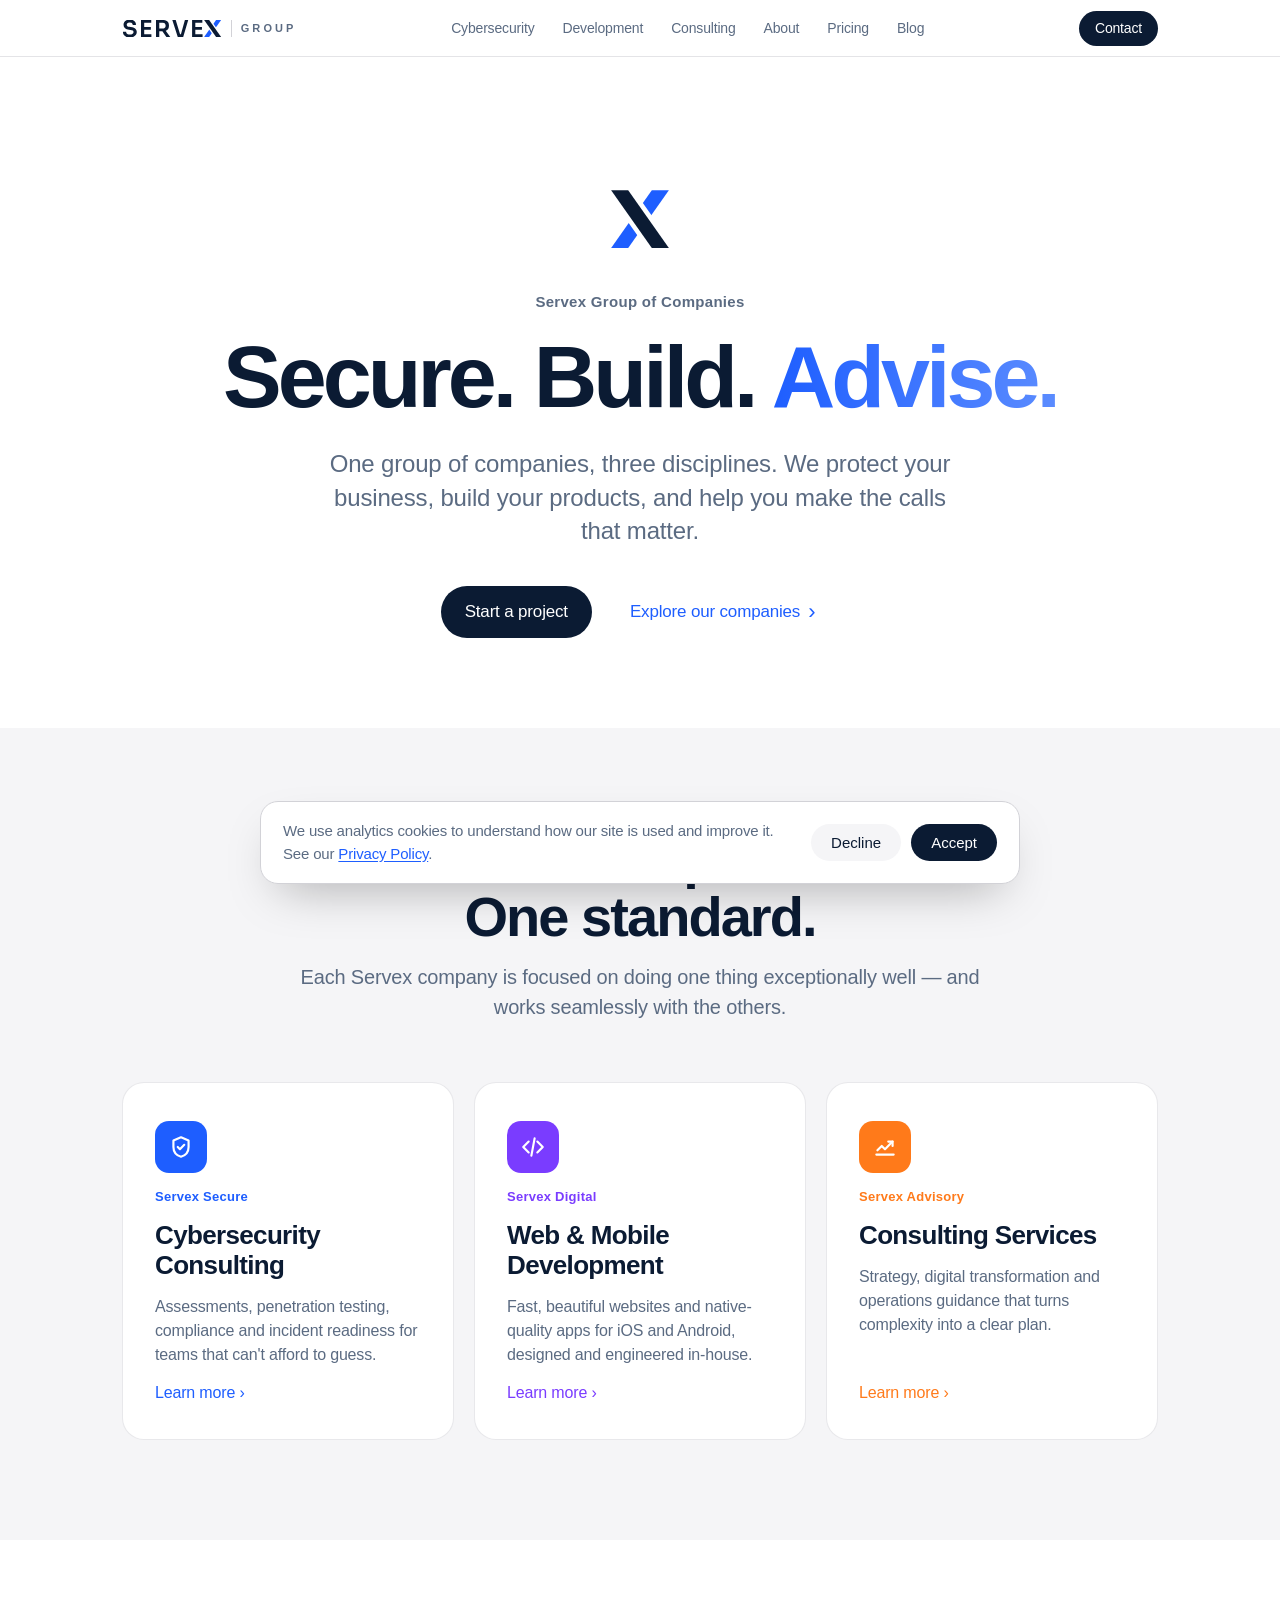
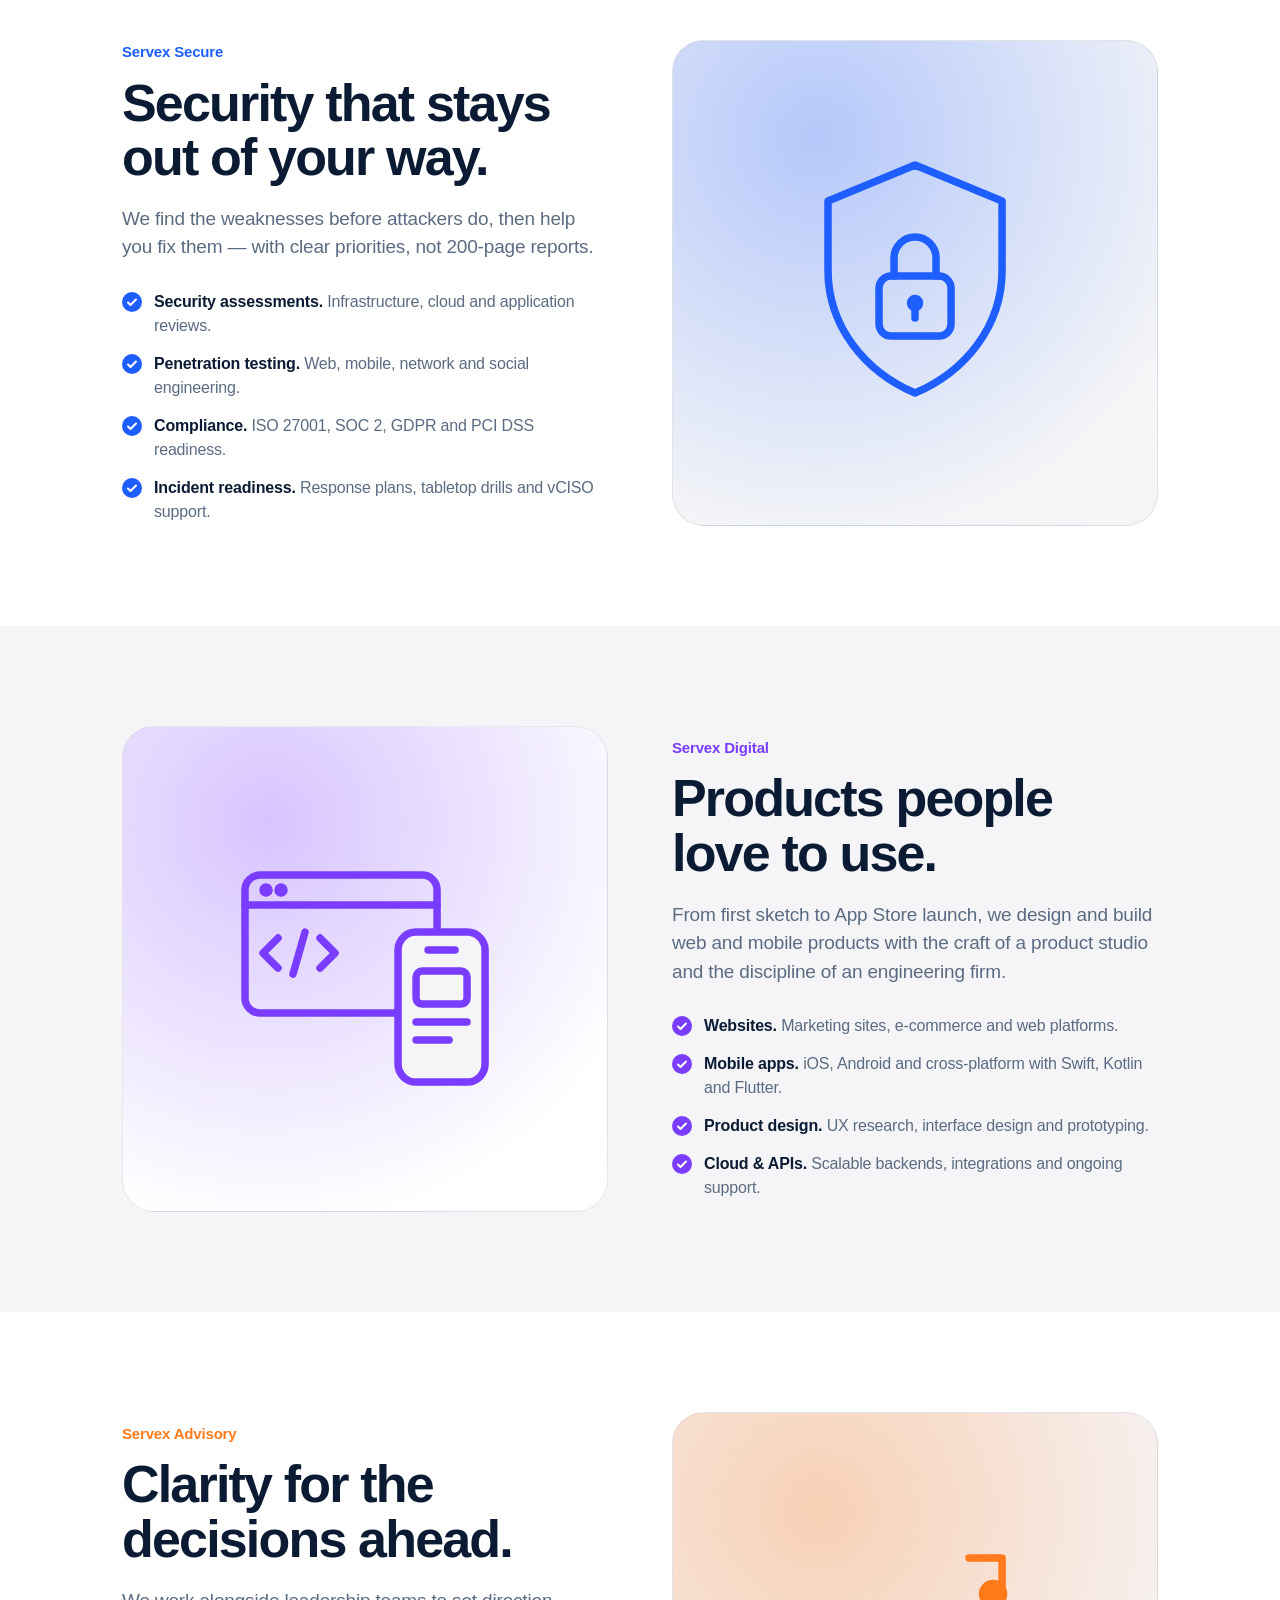
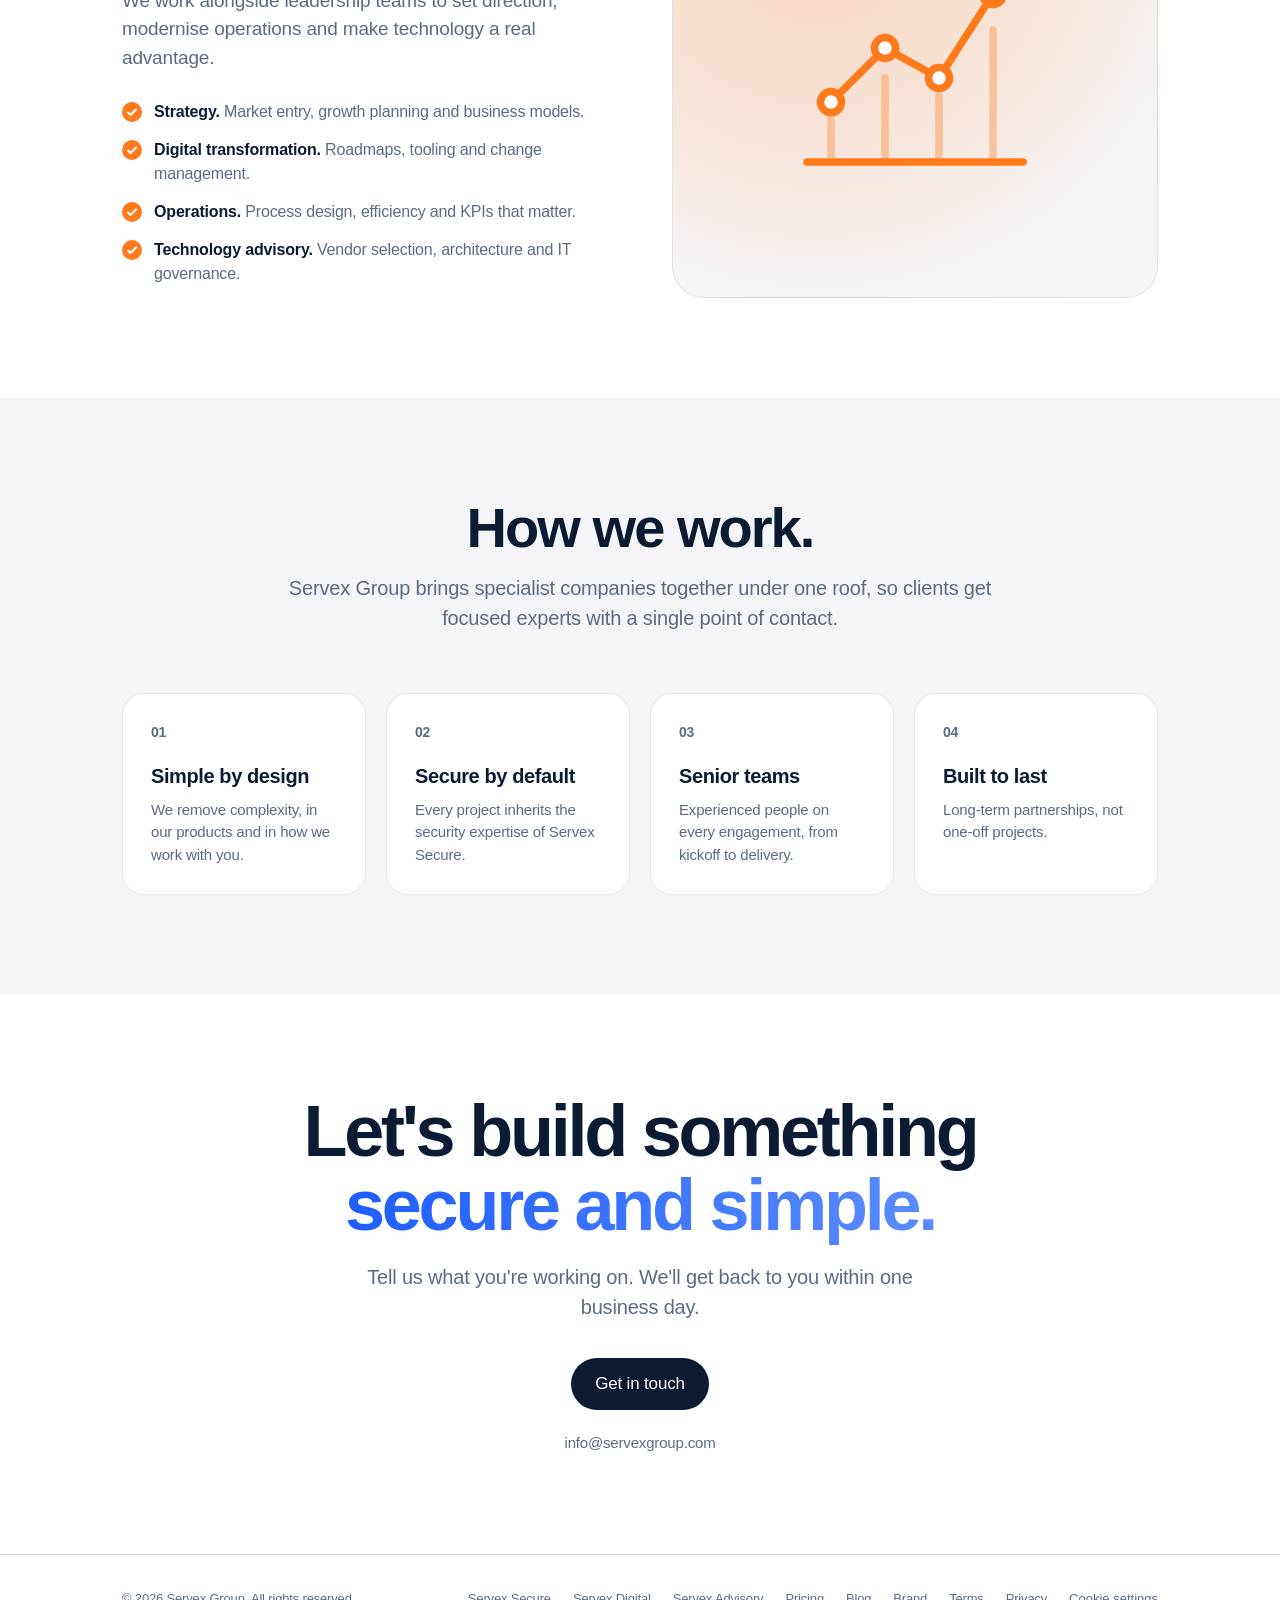
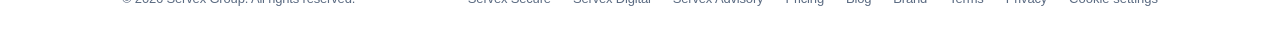
<file: index.html>
<!doctype html>
<html lang="en">
<head>
<meta charset="utf-8">
<script src="/consent.js?v=1"></script>
<!-- Google Analytics (GA4) -->
<script async src="https://www.googletagmanager.com/gtag/js?id=G-1CSWVTF1F6"></script>
<script>
window.dataLayer = window.dataLayer || [];
function gtag(){dataLayer.push(arguments);}
gtag('js', new Date());
gtag('config', 'G-1CSWVTF1F6');
</script>
<meta name="viewport" content="width=device-width, initial-scale=1">
<title>Servex Group | Cybersecurity, Web &amp; Mobile Development, Consulting</title>
<meta name="description" content="Servex Group is a technology group of companies: cybersecurity consulting, web and mobile development, and business consulting.">
<meta name="theme-color" content="#ffffff" media="(prefers-color-scheme: light)">
<meta name="theme-color" content="#060d1a" media="(prefers-color-scheme: dark)">
<link rel="canonical" href="https://servexgroup.com/">
<meta name="robots" content="index, follow">
<meta property="og:site_name" content="Servex Group">
<meta property="og:title" content="Servex Group">
<meta property="og:description" content="Secure. Build. Advise. One group, three disciplines.">
<meta property="og:type" content="website">
<meta property="og:url" content="https://servexgroup.com/">
<meta property="og:image" content="https://servexgroup.com/logo-512.png">
<meta property="og:image:width" content="512">
<meta property="og:image:height" content="512">
<meta property="og:image:alt" content="Servex Group logo">
<meta property="og:locale" content="en_US">
<meta name="twitter:card" content="summary">
<meta name="twitter:title" content="Servex Group">
<meta name="twitter:description" content="Secure. Build. Advise. One group, three disciplines.">
<meta name="twitter:image" content="https://servexgroup.com/logo-512.png">
<link rel="apple-touch-icon" href="/logo-512.png">
<script type="application/ld+json">
{
  "@context": "https://schema.org",
  "@graph": [
    {
      "@type": "Organization",
      "@id": "https://servexgroup.com/#organization",
      "name": "Servex Group",
      "url": "https://servexgroup.com/",
      "logo": "https://servexgroup.com/logo-512.png",
      "email": "info@servexgroup.com",
      "slogan": "Secure. Build. Advise.",
      "description": "Servex Group is a technology group of companies: cybersecurity consulting, web and mobile development, and business consulting.",
      "subOrganization": [
        {"@type": "Organization", "name": "Servex Secure", "description": "Cybersecurity consulting", "url": "https://servexgroup.com/#secure"},
        {"@type": "Organization", "name": "Servex Digital", "description": "Web and mobile development", "url": "https://servexgroup.com/#digital"},
        {"@type": "Organization", "name": "Servex Advisory", "description": "Business consulting", "url": "https://servexgroup.com/#advisory"}
      ]
    },
    {
      "@type": "WebSite",
      "@id": "https://servexgroup.com/#website",
      "url": "https://servexgroup.com/",
      "name": "Servex Group",
      "publisher": {"@id": "https://servexgroup.com/#organization"},
      "inLanguage": "en"
    }
  ]
}
</script>
<link rel="icon" href="favicon.svg" type="image/svg+xml">
<link rel="stylesheet" href="/styles.css?v=5">
</head>
<body>

<header class="nav">
  <div class="wrap">
    <a href="#top" class="brand" aria-label="Servex Group home">
      <svg xmlns="http://www.w3.org/2000/svg" viewBox="0 0 176.0 30.0" width="176" height="30" role="img" aria-label="Servex"><path d="M13.9 30.8Q9.9 30.8 7.2 29.5Q4.5 28.2 3 26Q1.6 23.8 1.6 20.9H7.3Q7.3 22.1 8 23.2Q8.6 24.4 10.1 25.1Q11.5 25.8 13.9 25.8Q16.1 25.8 17.5 25.2Q18.9 24.5 19.6 23.5Q20.3 22.5 20.3 21.2Q20.3 19.6 19 18.7Q17.6 17.7 14.8 17.5L12.2 17.3Q7.8 16.9 5.3 14.6Q2.7 12.2 2.7 8.4Q2.7 5.5 4.1 3.5Q5.4 1.4 7.9 0.3Q10.3 -0.9 13.6 -0.9Q17 -0.9 19.5 0.3Q21.9 1.5 23.3 3.7Q24.7 5.8 24.7 8.8H18.9Q18.9 7.5 18.3 6.5Q17.8 5.4 16.6 4.8Q15.4 4.2 13.6 4.2Q11.9 4.2 10.7 4.7Q9.6 5.3 9 6.3Q8.4 7.3 8.4 8.4Q8.4 9.8 9.5 10.9Q10.5 11.9 12.7 12.1L15.3 12.3Q18.5 12.6 21 13.7Q23.4 14.8 24.7 16.7Q26.1 18.6 26.1 21.2Q26.1 24.1 24.6 26.2Q23.1 28.4 20.4 29.6Q17.6 30.8 13.9 30.8ZM33.5 30V0H51.6V4.9H39.2V12.3H50.9V17.2H39.2V25.1H51.9V30ZM60 30V-0.2H71.1Q74.8 -0.2 77.4 0.9Q80.1 1.9 81.5 4.1Q82.9 6.3 82.9 9.6V10.2Q82.9 13.6 81.5 15.7Q80 17.8 77.4 18.9Q77.3 18.9 77.1 19L85.2 30H78.3L71.3 20Q71.2 20 71.1 20H65.8V30ZM65.8 4.8V15.2H71.8Q73.4 15.2 74.5 14.6Q75.7 13.9 76.4 12.7Q77 11.5 77 10Q77 8.5 76.4 7.3Q75.7 6.1 74.5 5.4Q73.4 4.8 71.8 4.8ZM98.4 30 88.8 0H94.8L102.5 25.2H104L111 0H116.9L108 30ZM123.7 30V0H141.8V4.9H129.4V12.3H141.1V17.2H129.4V25.1H142.2V30Z" fill="currentColor"/><g transform="translate(138.13 -6.82) scale(0.6818)"><defs><mask id="mnav" maskUnits="userSpaceOnUse" x="0" y="0" width="64" height="64"><rect width="64" height="64" fill="#fff"/><path d="M10 10H23L54 54H41Z" fill="#000" stroke="#000" stroke-width="7" stroke-linejoin="round"/></mask></defs><path d="M41 10H54L23 54H10Z" fill="#1E5EFF" mask="url(#mnav)"/><path d="M10 10H23L54 54H41Z" fill="currentColor"/></g></svg>
      <span class="sub">Group</span>
    </a>
    <ul id="site-menu">
      <li><a href="#secure">Cybersecurity</a></li>
      <li><a href="#digital">Development</a></li>
      <li><a href="#advisory">Consulting</a></li>
      <li><a href="#about">About</a></li>
      <li><a href="/pricing/">Pricing</a></li>
      <li><a href="/blog/">Blog</a></li>
    </ul>
    <a href="#contact" class="cta">Contact</a>
    <button type="button" class="nav-toggle" aria-controls="site-menu" aria-expanded="false" aria-label="Open menu"><svg class="i-open" viewBox="0 0 24 24" fill="none" stroke="currentColor" stroke-width="1.8" stroke-linecap="round" aria-hidden="true"><path d="M4 7h16M4 12h16M4 17h16"/></svg><svg class="i-close" viewBox="0 0 24 24" fill="none" stroke="currentColor" stroke-width="1.8" stroke-linecap="round" aria-hidden="true"><path d="M6 6l12 12M18 6L6 18"/></svg></button>
  </div>
</header>

<main id="top">

  <section class="hero">
    <div class="wrap">
      <div class="hero-mark reveal"><svg xmlns="http://www.w3.org/2000/svg" viewBox="0 0 64.0 64.0" width="64" height="64" aria-hidden="true"><defs><mask id="mhero" maskUnits="userSpaceOnUse" x="0" y="0" width="64" height="64"><rect width="64" height="64" fill="#fff"/><path d="M10 10H23L54 54H41Z" fill="#000" stroke="#000" stroke-width="7" stroke-linejoin="round"/></mask></defs><path d="M41 10H54L23 54H10Z" fill="#1E5EFF" mask="url(#mhero)"/><path d="M10 10H23L54 54H41Z" fill="currentColor"/></svg></div>
      <p class="eyebrow reveal">Servex Group of Companies</p>
      <h1 class="reveal">Secure. Build. <span class="grad">Advise.</span></h1>
      <p class="lead reveal">One group of companies, three disciplines. We protect your business, build your products, and help you make the calls that matter.</p>
      <div class="actions reveal">
        <a href="#contact" class="btn btn-primary">Start a project</a>
        <a href="#companies" class="btn btn-ghost">Explore our companies</a>
      </div>
    </div>
  </section>

  <section id="companies" class="alt">
    <div class="wrap">
      <div class="head reveal">
        <h2>Three companies.<br>One standard.</h2>
        <p>Each Servex company is focused on doing one thing exceptionally well — and works seamlessly with the others.</p>
      </div>
      <div class="cards">
        <a href="#secure" class="card c-secure reveal">
          <div class="icon"><svg viewBox="0 0 24 24" fill="none" stroke="currentColor" stroke-width="2" stroke-linecap="round" stroke-linejoin="round"><path d="M12 3l7 3v6c0 4.5-3 7.8-7 9-4-1.2-7-4.5-7-9V6l7-3z"/><path d="M9 12l2 2 4-4"/></svg></div>
          <span class="tag">Servex Secure</span>
          <h3>Cybersecurity Consulting</h3>
          <p>Assessments, penetration testing, compliance and incident readiness for teams that can't afford to guess.</p>
          <span class="more">Learn more</span>
        </a>
        <a href="#digital" class="card c-digital reveal">
          <div class="icon"><svg viewBox="0 0 24 24" fill="none" stroke="currentColor" stroke-width="2" stroke-linecap="round" stroke-linejoin="round"><path d="M8 7l-5 5 5 5"/><path d="M16 7l5 5-5 5"/><path d="M13.5 4l-3 16"/></svg></div>
          <span class="tag">Servex Digital</span>
          <h3>Web &amp; Mobile Development</h3>
          <p>Fast, beautiful websites and native-quality apps for iOS and Android, designed and engineered in-house.</p>
          <span class="more">Learn more</span>
        </a>
        <a href="#advisory" class="card c-advisory reveal">
          <div class="icon"><svg viewBox="0 0 24 24" fill="none" stroke="currentColor" stroke-width="2" stroke-linecap="round" stroke-linejoin="round"><path d="M4 19h16"/><path d="M5 15l4-4 3 3 7-7"/><path d="M15 7h4v4"/></svg></div>
          <span class="tag">Servex Advisory</span>
          <h3>Consulting Services</h3>
          <p>Strategy, digital transformation and operations guidance that turns complexity into a clear plan.</p>
          <span class="more">Learn more</span>
        </a>
      </div>
    </div>
  </section>

  <section id="secure">
    <div class="wrap division d-secure">
      <div class="reveal">
        <p class="tag">Servex Secure</p>
        <h2>Security that stays out of your way.</h2>
        <p class="lead">We find the weaknesses before attackers do, then help you fix them — with clear priorities, not 200-page reports.</p>
        <ul class="list">
          <li><span><b>Security assessments.</b> Infrastructure, cloud and application reviews.</span></li>
          <li><span><b>Penetration testing.</b> Web, mobile, network and social engineering.</span></li>
          <li><span><b>Compliance.</b> ISO 27001, SOC 2, GDPR and PCI DSS readiness.</span></li>
          <li><span><b>Incident readiness.</b> Response plans, tabletop drills and vCISO support.</span></li>
        </ul>
      </div>
      <div class="visual reveal" aria-hidden="true">
        <svg viewBox="0 0 200 200" fill="none" stroke="currentColor" stroke-width="5" stroke-linecap="round" stroke-linejoin="round">
          <path d="M100 22l58 24v46c0 38-25 68-58 82-33-14-58-44-58-82V46l58-24z"/>
          <rect x="76" y="96" width="48" height="40" rx="8"/>
          <path d="M86 96V84a14 14 0 0 1 28 0v12"/>
          <circle cx="100" cy="114" r="3" fill="currentColor"/><path d="M100 117v7"/>
        </svg>
      </div>
    </div>
  </section>

  <section id="digital" class="alt">
    <div class="wrap division flip d-digital">
      <div class="reveal">
        <p class="tag">Servex Digital</p>
        <h2>Products people love to use.</h2>
        <p class="lead">From first sketch to App Store launch, we design and build web and mobile products with the craft of a product studio and the discipline of an engineering firm.</p>
        <ul class="list">
          <li><span><b>Websites.</b> Marketing sites, e-commerce and web platforms.</span></li>
          <li><span><b>Mobile apps.</b> iOS, Android and cross-platform with Swift, Kotlin and Flutter.</span></li>
          <li><span><b>Product design.</b> UX research, interface design and prototyping.</span></li>
          <li><span><b>Cloud &amp; APIs.</b> Scalable backends, integrations and ongoing support.</span></li>
        </ul>
      </div>
      <div class="visual reveal" aria-hidden="true">
        <svg viewBox="0 0 200 200" fill="none" stroke="currentColor" stroke-width="5" stroke-linecap="round" stroke-linejoin="round">
          <rect x="20" y="38" width="128" height="92" rx="10"/>
          <path d="M20 58h128"/><circle cx="34" cy="48" r="2" fill="currentColor"/><circle cx="44" cy="48" r="2" fill="currentColor"/>
          <path d="M42 80l-10 10 10 10M70 80l10 10-10 10M60 76l-8 28"/>
          <rect x="122" y="76" width="58" height="100" rx="12" fill="var(--bg-alt)"/>
          <path d="M142 88h18"/><rect x="134" y="102" width="34" height="22" rx="4"/><path d="M134 136h34M134 148h22"/>
        </svg>
      </div>
    </div>
  </section>

  <section id="advisory">
    <div class="wrap division d-advisory">
      <div class="reveal">
        <p class="tag">Servex Advisory</p>
        <h2>Clarity for the decisions ahead.</h2>
        <p class="lead">We work alongside leadership teams to set direction, modernise operations and make technology a real advantage.</p>
        <ul class="list">
          <li><span><b>Strategy.</b> Market entry, growth planning and business models.</span></li>
          <li><span><b>Digital transformation.</b> Roadmaps, tooling and change management.</span></li>
          <li><span><b>Operations.</b> Process design, efficiency and KPIs that matter.</span></li>
          <li><span><b>Technology advisory.</b> Vendor selection, architecture and IT governance.</span></li>
        </ul>
      </div>
      <div class="visual reveal" aria-hidden="true">
        <svg viewBox="0 0 200 200" fill="none" stroke="currentColor" stroke-width="5" stroke-linecap="round" stroke-linejoin="round">
          <path d="M28 172h144"/>
          <path d="M44 140v32M80 116v56M116 128v44M152 84v88" opacity=".35"/>
          <path d="M44 132l36-36 36 20 36-56"/>
          <circle cx="44" cy="132" r="7" fill="var(--bg)"/><circle cx="80" cy="96" r="7" fill="var(--bg)"/>
          <circle cx="116" cy="116" r="7" fill="var(--bg)"/><circle cx="152" cy="60" r="7" fill="currentColor"/>
          <path d="M136 36h22v22"/>
        </svg>
      </div>
    </div>
  </section>

  <section id="about" class="alt">
    <div class="wrap">
      <div class="head reveal">
        <h2>How we work.</h2>
        <p>Servex Group brings specialist companies together under one roof, so clients get focused experts with a single point of contact.</p>
      </div>
      <div class="principles">
        <div class="principle reveal"><p class="n">01</p><h4>Simple by design</h4><p>We remove complexity, in our products and in how we work with you.</p></div>
        <div class="principle reveal"><p class="n">02</p><h4>Secure by default</h4><p>Every project inherits the security expertise of Servex Secure.</p></div>
        <div class="principle reveal"><p class="n">03</p><h4>Senior teams</h4><p>Experienced people on every engagement, from kickoff to delivery.</p></div>
        <div class="principle reveal"><p class="n">04</p><h4>Built to last</h4><p>Long-term partnerships, not one-off projects.</p></div>
      </div>
    </div>
  </section>

  <section id="contact" class="contact">
    <div class="wrap reveal">
      <h2>Let's build something<br><span class="grad">secure and simple.</span></h2>
      <p>Tell us what you're working on. We'll get back to you within one business day.</p>
      <a class="btn btn-primary" href="mailto:info@servexgroup.com?subject=Project%20inquiry">Get in touch</a>
      <a class="mail" href="mailto:info@servexgroup.com">info@servexgroup.com</a>
    </div>
  </section>

</main>

<footer>
  <div class="wrap">
    <span>© <span id="yr">2026</span> Servex Group. All rights reserved.</span>
    <nav>
      <a href="#secure">Servex Secure</a>
      <a href="#digital">Servex Digital</a>
      <a href="#advisory">Servex Advisory</a>
      <a href="/pricing/">Pricing</a>
      <a href="/blog/">Blog</a>
      <a href="/brand">Brand</a>
      <a href="/terms">Terms</a>
      <a href="/privacy">Privacy</a>
      <button type="button" class="link-button" data-cookie-settings>Cookie settings</button>
    </nav>
  </div>
</footer>

<script>
  document.getElementById('yr').textContent = new Date().getFullYear();
  const io = new IntersectionObserver((es) => es.forEach(e => { if (e.isIntersecting) { e.target.classList.add('in'); io.unobserve(e.target); } }), { threshold: 0.12 });
  document.querySelectorAll('.reveal').forEach(el => io.observe(el));
</script>
<script src="/site.js?v=1" defer></script>
</body>
</html>
</file>
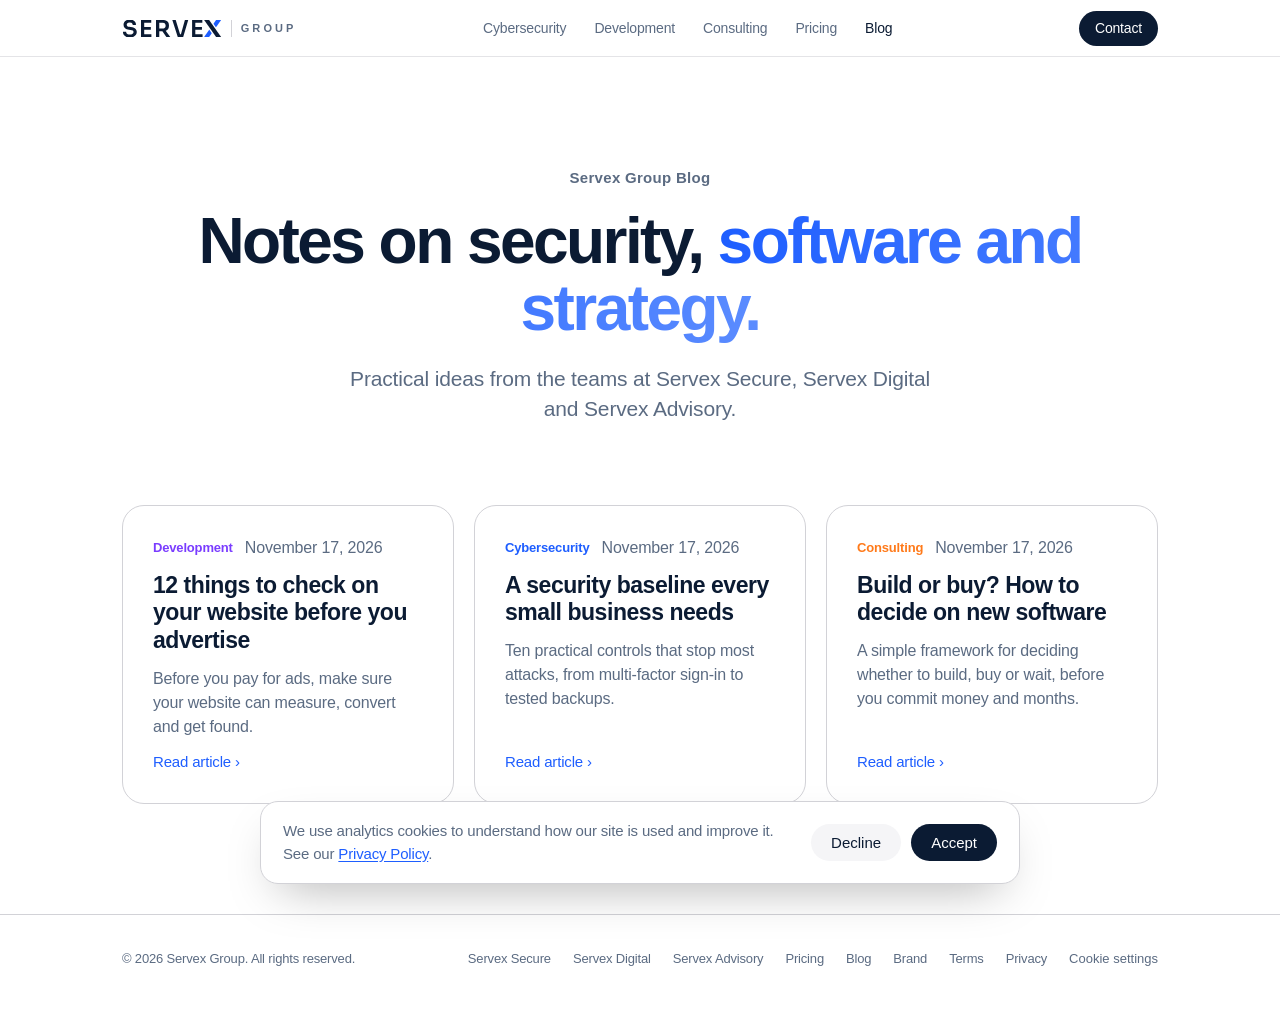
<file: blog/index.html>
<!doctype html>
<html lang="en">
<head>
<meta charset="utf-8">
<script src="/consent.js?v=1"></script>
<!-- Google Analytics (GA4) -->
<script async src="https://www.googletagmanager.com/gtag/js?id=G-1CSWVTF1F6"></script>
<script>
window.dataLayer = window.dataLayer || [];
function gtag(){dataLayer.push(arguments);}
gtag('js', new Date());
gtag('config', 'G-1CSWVTF1F6');
</script>
<meta name="viewport" content="width=device-width, initial-scale=1">
<meta name="theme-color" content="#ffffff" media="(prefers-color-scheme: light)">
<meta name="theme-color" content="#060d1a" media="(prefers-color-scheme: dark)">
<link rel="icon" href="/favicon.svg" type="image/svg+xml">
<link rel="apple-touch-icon" href="/logo-512.png">
<link rel="stylesheet" href="/styles.css?v=5">
<title>Blog · Servex Group</title>
<meta name="description" content="Insights on cybersecurity, web and mobile development, and business strategy from the teams at Servex Group.">
<link rel="canonical" href="https://servexgroup.com/blog/">
<meta property="og:site_name" content="Servex Group">
<meta property="og:title" content="Servex Group Blog">
<meta property="og:description" content="Insights on cybersecurity, web and mobile development, and business strategy.">
<meta property="og:type" content="website">
<meta property="og:url" content="https://servexgroup.com/blog/">
<meta property="og:image" content="https://servexgroup.com/logo-512.png">
<meta name="twitter:card" content="summary">
<script type="application/ld+json">
{
  "@context": "https://schema.org",
  "@type": "Blog",
  "@id": "https://servexgroup.com/blog/#blog",
  "name": "Servex Group Blog",
  "url": "https://servexgroup.com/blog/",
  "inLanguage": "en",
  "publisher": {"@type": "Organization", "@id": "https://servexgroup.com/#organization", "name": "Servex Group", "logo": "https://servexgroup.com/logo-512.png"}
}
</script>
</head>
<body>

<header class="nav">
  <div class="wrap">
    <a href="/" class="brand" aria-label="Servex Group home">
      <svg xmlns="http://www.w3.org/2000/svg" viewBox="0 0 176.0 30.0" width="176" height="30" role="img" aria-label="Servex"><path d="M13.9 30.8Q9.9 30.8 7.2 29.5Q4.5 28.2 3 26Q1.6 23.8 1.6 20.9H7.3Q7.3 22.1 8 23.2Q8.6 24.4 10.1 25.1Q11.5 25.8 13.9 25.8Q16.1 25.8 17.5 25.2Q18.9 24.5 19.6 23.5Q20.3 22.5 20.3 21.2Q20.3 19.6 19 18.7Q17.6 17.7 14.8 17.5L12.2 17.3Q7.8 16.9 5.3 14.6Q2.7 12.2 2.7 8.4Q2.7 5.5 4.1 3.5Q5.4 1.4 7.9 0.3Q10.3 -0.9 13.6 -0.9Q17 -0.9 19.5 0.3Q21.9 1.5 23.3 3.7Q24.7 5.8 24.7 8.8H18.9Q18.9 7.5 18.3 6.5Q17.8 5.4 16.6 4.8Q15.4 4.2 13.6 4.2Q11.9 4.2 10.7 4.7Q9.6 5.3 9 6.3Q8.4 7.3 8.4 8.4Q8.4 9.8 9.5 10.9Q10.5 11.9 12.7 12.1L15.3 12.3Q18.5 12.6 21 13.7Q23.4 14.8 24.7 16.7Q26.1 18.6 26.1 21.2Q26.1 24.1 24.6 26.2Q23.1 28.4 20.4 29.6Q17.6 30.8 13.9 30.8ZM33.5 30V0H51.6V4.9H39.2V12.3H50.9V17.2H39.2V25.1H51.9V30ZM60 30V-0.2H71.1Q74.8 -0.2 77.4 0.9Q80.1 1.9 81.5 4.1Q82.9 6.3 82.9 9.6V10.2Q82.9 13.6 81.5 15.7Q80 17.8 77.4 18.9Q77.3 18.9 77.1 19L85.2 30H78.3L71.3 20Q71.2 20 71.1 20H65.8V30ZM65.8 4.8V15.2H71.8Q73.4 15.2 74.5 14.6Q75.7 13.9 76.4 12.7Q77 11.5 77 10Q77 8.5 76.4 7.3Q75.7 6.1 74.5 5.4Q73.4 4.8 71.8 4.8ZM98.4 30 88.8 0H94.8L102.5 25.2H104L111 0H116.9L108 30ZM123.7 30V0H141.8V4.9H129.4V12.3H141.1V17.2H129.4V25.1H142.2V30Z" fill="currentColor"/><g transform="translate(138.13 -6.82) scale(0.6818)"><defs><mask id="mnav" maskUnits="userSpaceOnUse" x="0" y="0" width="64" height="64"><rect width="64" height="64" fill="#fff"/><path d="M10 10H23L54 54H41Z" fill="#000" stroke="#000" stroke-width="7" stroke-linejoin="round"/></mask></defs><path d="M41 10H54L23 54H10Z" fill="#1E5EFF" mask="url(#mnav)"/><path d="M10 10H23L54 54H41Z" fill="currentColor"/></g></svg>
      <span class="sub">Group</span>
    </a>
    <ul id="site-menu">
      <li><a href="/#secure">Cybersecurity</a></li>
      <li><a href="/#digital">Development</a></li>
      <li><a href="/#advisory">Consulting</a></li>
      <li><a href="/pricing/">Pricing</a></li>
      <li><a href="/blog/" aria-current="page">Blog</a></li>
    </ul>
    <a href="/#contact" class="cta">Contact</a>
    <button type="button" class="nav-toggle" aria-controls="site-menu" aria-expanded="false" aria-label="Open menu"><svg class="i-open" viewBox="0 0 24 24" fill="none" stroke="currentColor" stroke-width="1.8" stroke-linecap="round" aria-hidden="true"><path d="M4 7h16M4 12h16M4 17h16"/></svg><svg class="i-close" viewBox="0 0 24 24" fill="none" stroke="currentColor" stroke-width="1.8" stroke-linecap="round" aria-hidden="true"><path d="M6 6l12 12M18 6L6 18"/></svg></button>
  </div>
</header>

<main>
  <section class="blog-hero">
    <div class="wrap">
      <p class="eyebrow">Servex Group Blog</p>
      <h1>Notes on security, <span class="grad">software and strategy.</span></h1>
      <p class="lead">Practical ideas from the teams at Servex Secure, Servex Digital and Servex Advisory.</p>
    </div>
  </section>

  <section class="blog-list-section">
    <div class="wrap">
      <div class="post-list">
        <!-- POSTS GO HERE, newest first. For each post, copy this block, remove the comment markers, and fill it in.
             Delete the "post-empty" box below once the first post is published.
        <article class="post-card">
          <p class="post-meta"><span class="post-tag t-secure">Cybersecurity</span><time datetime="2026-12-01">December 1, 2026</time></p>
          <h2><a href="/blog/your-post-slug">Your post title</a></h2>
          <p>One or two sentences that summarize the post.</p>
          <a class="more" href="/blog/your-post-slug">Read article</a>
        </article>
        -->
        <article class="post-card">
          <p class="post-meta"><span class="post-tag t-digital">Development</span><time datetime="2026-11-17">November 17, 2026</time></p>
          <h2><a href="/blog/website-checklist-before-advertising">12 things to check on your website before you advertise</a></h2>
          <p>Before you pay for ads, make sure your website can measure, convert and get found.</p>
          <a class="more" href="/blog/website-checklist-before-advertising" aria-label="Read: 12 things to check on your website before you advertise">Read article</a>
        </article>
        <article class="post-card">
          <p class="post-meta"><span class="post-tag t-secure">Cybersecurity</span><time datetime="2026-11-17">November 17, 2026</time></p>
          <h2><a href="/blog/small-business-security-baseline">A security baseline every small business needs</a></h2>
          <p>Ten practical controls that stop most attacks, from multi-factor sign-in to tested backups.</p>
          <a class="more" href="/blog/small-business-security-baseline" aria-label="Read: A security baseline every small business needs">Read article</a>
        </article>
        <article class="post-card">
          <p class="post-meta"><span class="post-tag t-advisory">Consulting</span><time datetime="2026-11-17">November 17, 2026</time></p>
          <h2><a href="/blog/build-or-buy-software">Build or buy? How to decide on new software</a></h2>
          <p>A simple framework for deciding whether to build, buy or wait, before you commit money and months.</p>
          <a class="more" href="/blog/build-or-buy-software" aria-label="Read: Build or buy? How to decide on new software">Read article</a>
        </article>
      </div>
    </div>
  </section>
</main>

<footer>
  <div class="wrap">
    <span>© <span id="yr">2026</span> Servex Group. All rights reserved.</span>
    <nav>
      <a href="/#secure">Servex Secure</a>
      <a href="/#digital">Servex Digital</a>
      <a href="/#advisory">Servex Advisory</a>
      <a href="/pricing/">Pricing</a>
      <a href="/blog/">Blog</a>
      <a href="/brand">Brand</a>
      <a href="/terms">Terms</a>
      <a href="/privacy">Privacy</a>
      <button type="button" class="link-button" data-cookie-settings>Cookie settings</button>
    </nav>
  </div>
</footer>

<script>document.getElementById('yr').textContent = new Date().getFullYear();</script>
<script src="/site.js?v=1" defer></script>
</body>
</html>
</file>
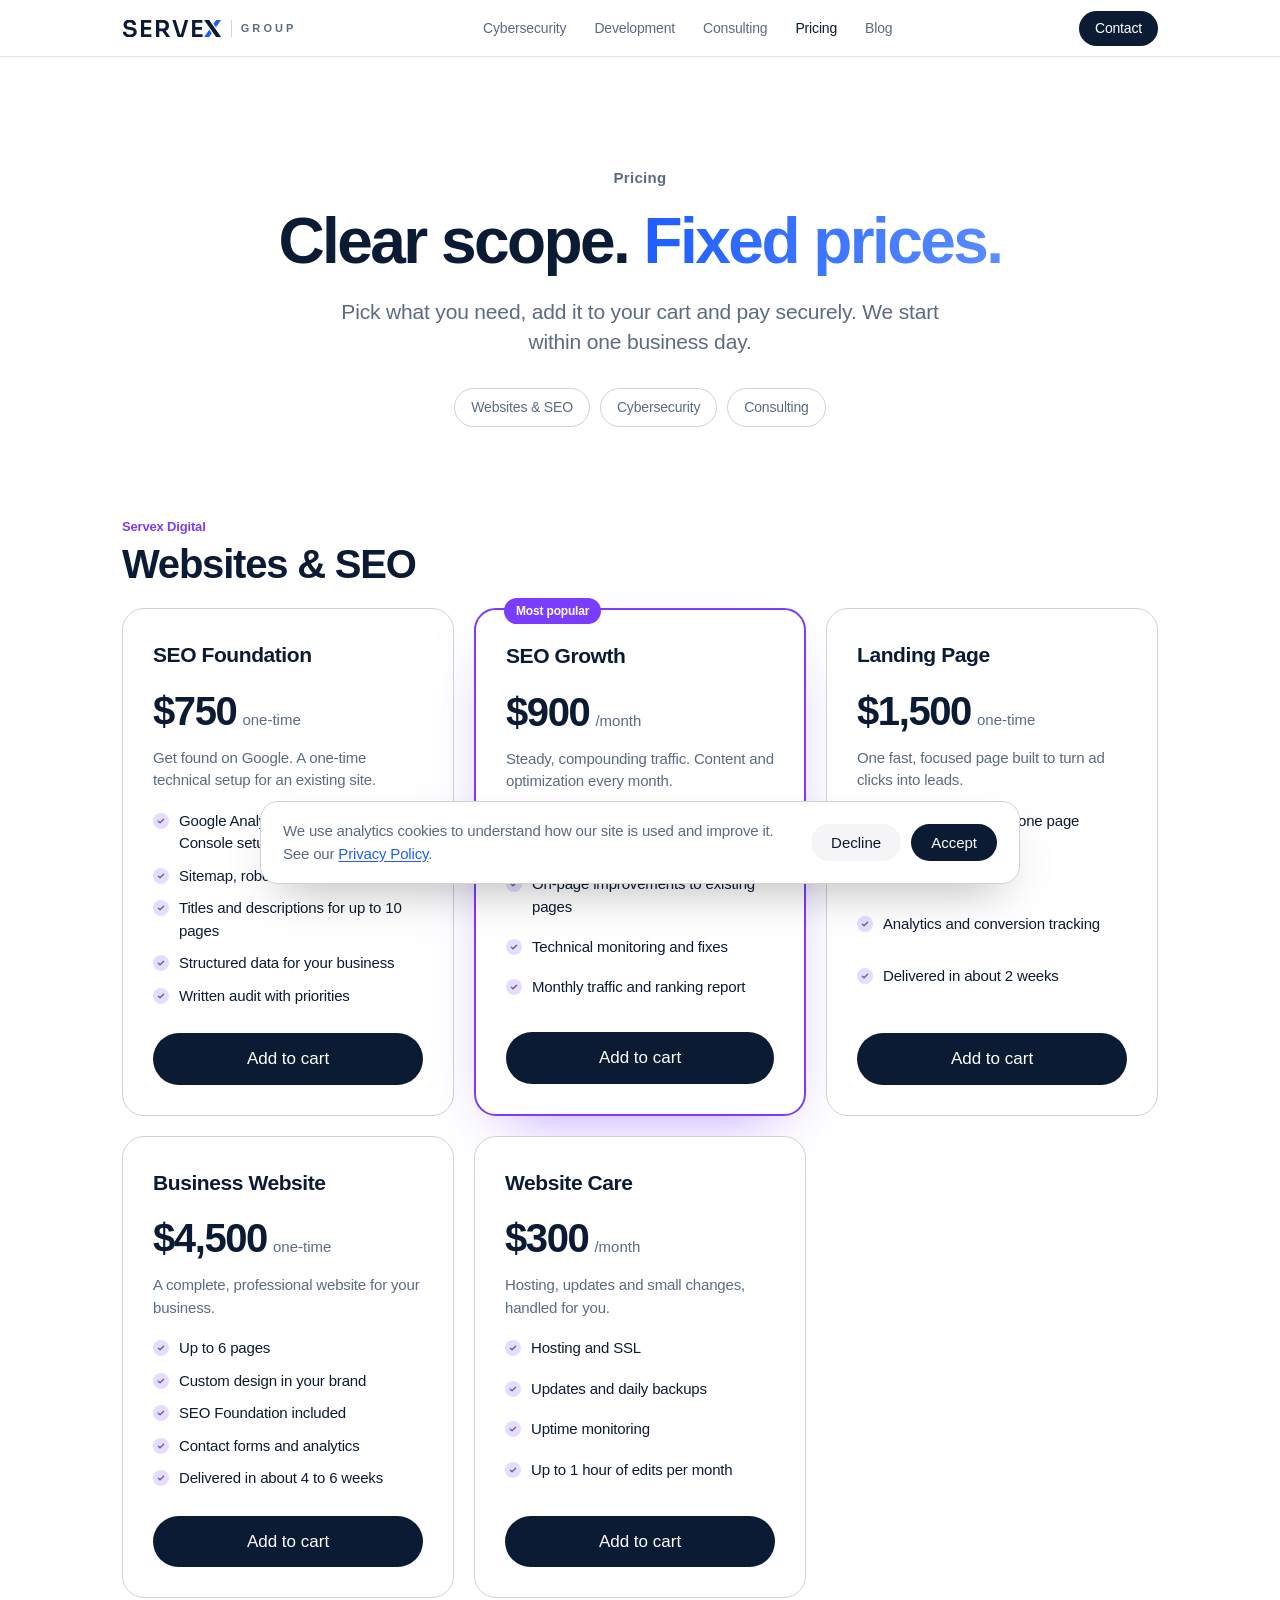
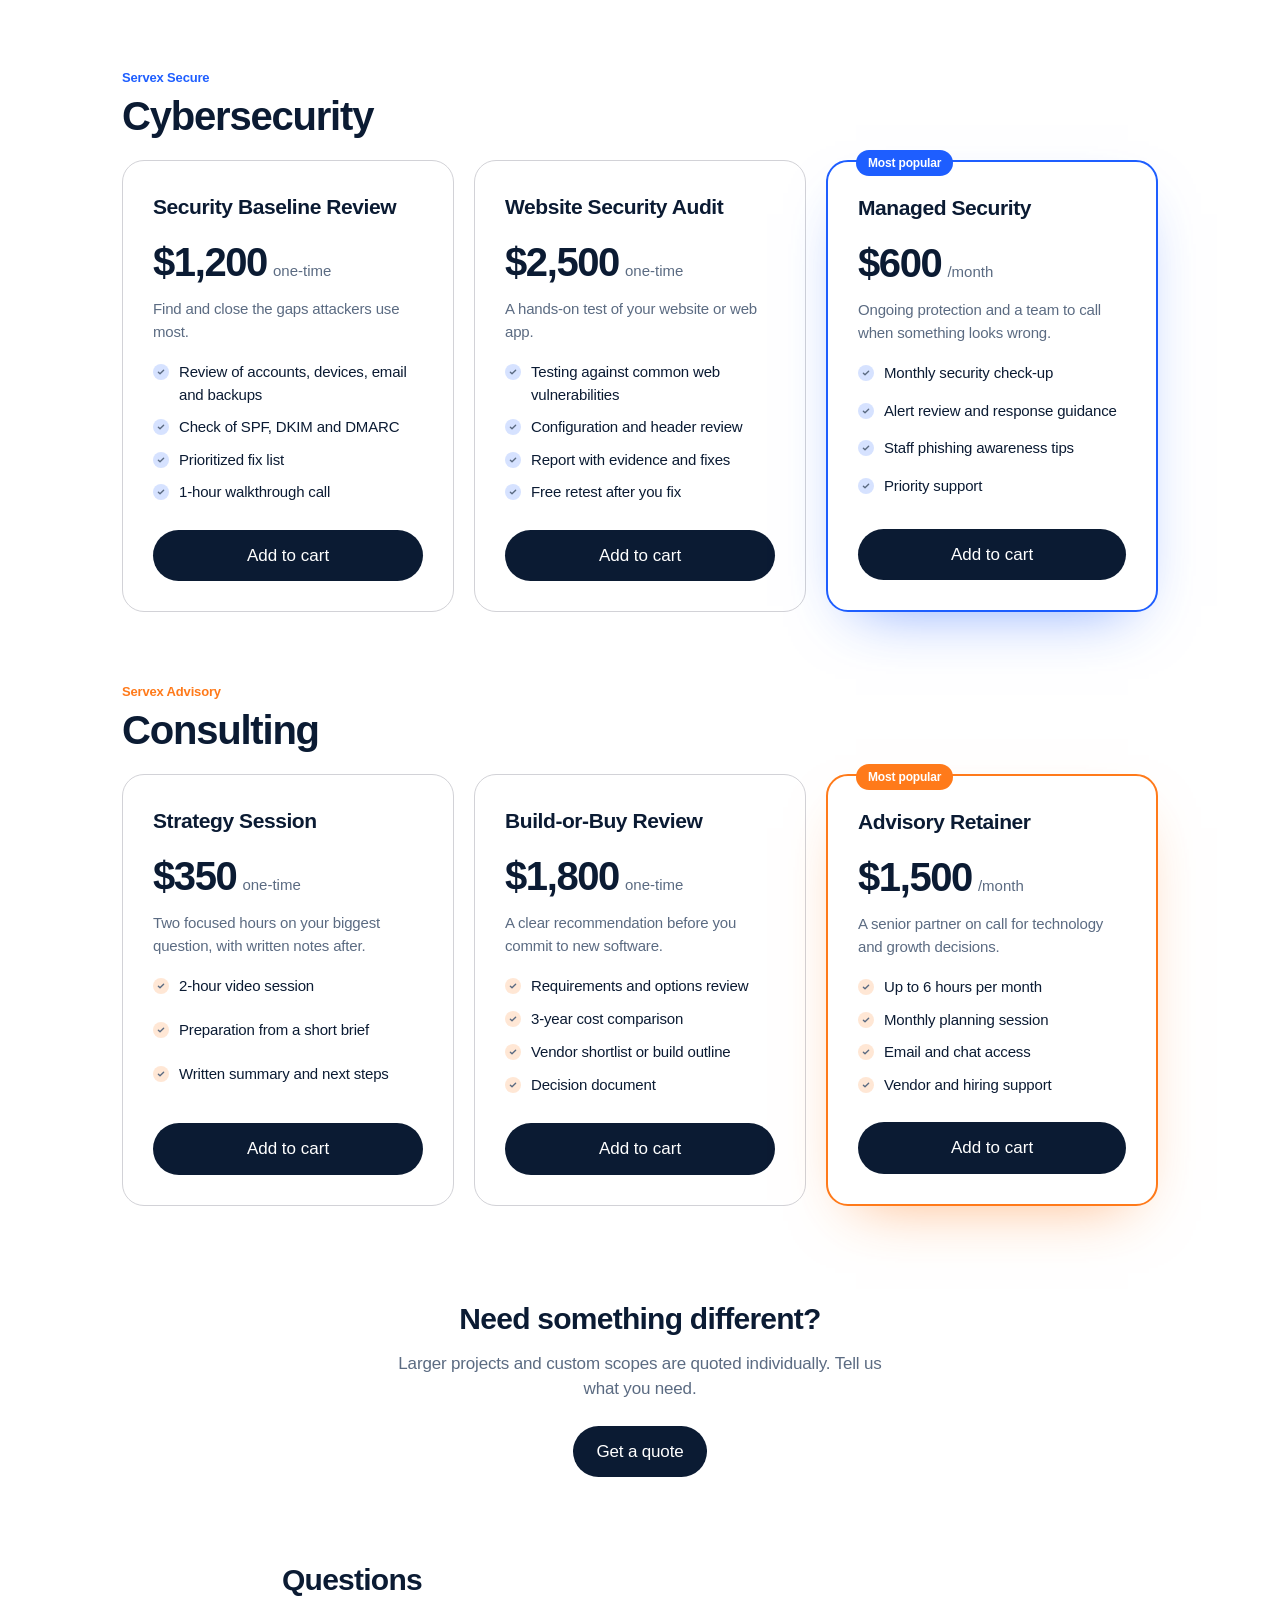
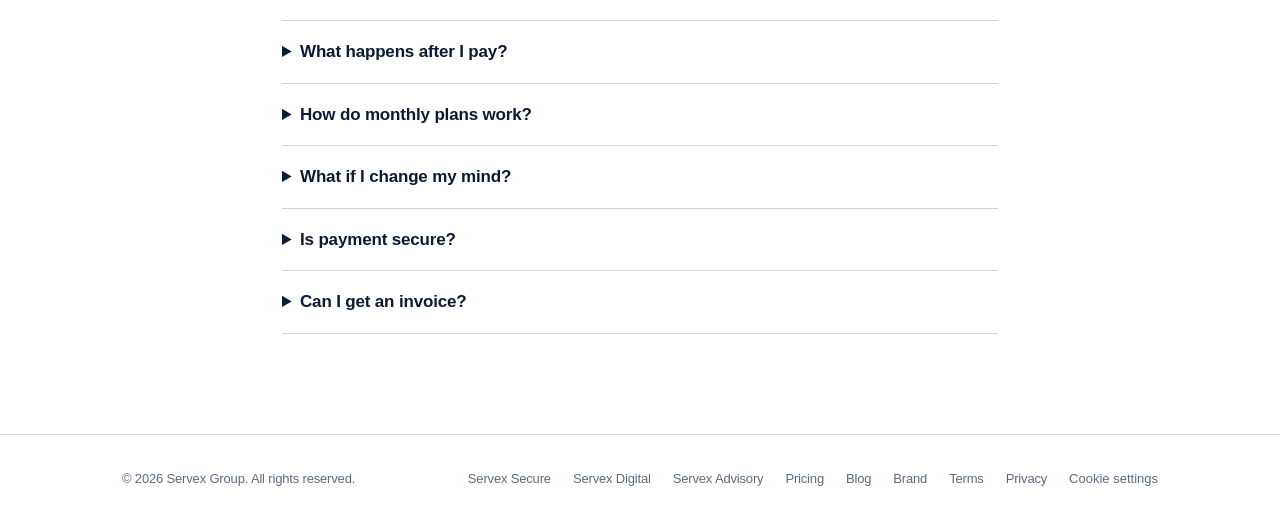
<file: pricing/index.html>
<!doctype html>
<html lang="en">
<head>
<meta charset="utf-8">
<script src="/consent.js?v=1"></script>
<!-- Google Analytics (GA4) -->
<script async src="https://www.googletagmanager.com/gtag/js?id=G-1CSWVTF1F6"></script>
<script>
window.dataLayer = window.dataLayer || [];
function gtag(){dataLayer.push(arguments);}
gtag('js', new Date());
gtag('config', 'G-1CSWVTF1F6');
</script>
<meta name="viewport" content="width=device-width, initial-scale=1">
<meta name="theme-color" content="#ffffff" media="(prefers-color-scheme: light)">
<meta name="theme-color" content="#060d1a" media="(prefers-color-scheme: dark)">
<link rel="icon" href="/favicon.svg" type="image/svg+xml">
<link rel="apple-touch-icon" href="/logo-512.png">
<link rel="stylesheet" href="/styles.css?v=5">
<title>Pricing · Servex Group</title>
<meta name="description" content="Fixed prices for SEO, websites, cybersecurity reviews and consulting from Servex Group. Add services to your cart and pay securely online.">
<link rel="canonical" href="https://servexgroup.com/pricing/">
<meta property="og:site_name" content="Servex Group">
<meta property="og:title" content="Servex Group Pricing">
<meta property="og:description" content="Fixed prices for SEO, websites, cybersecurity and consulting.">
<meta property="og:type" content="website">
<meta property="og:url" content="https://servexgroup.com/pricing/">
<meta property="og:image" content="https://servexgroup.com/logo-512.png">
<meta name="twitter:card" content="summary">
</head>
<body>

<header class="nav">
  <div class="wrap">
    <a href="/" class="brand" aria-label="Servex Group home">
      <svg xmlns="http://www.w3.org/2000/svg" viewBox="0 0 176.0 30.0" width="176" height="30" role="img" aria-label="Servex"><path d="M13.9 30.8Q9.9 30.8 7.2 29.5Q4.5 28.2 3 26Q1.6 23.8 1.6 20.9H7.3Q7.3 22.1 8 23.2Q8.6 24.4 10.1 25.1Q11.5 25.8 13.9 25.8Q16.1 25.8 17.5 25.2Q18.9 24.5 19.6 23.5Q20.3 22.5 20.3 21.2Q20.3 19.6 19 18.7Q17.6 17.7 14.8 17.5L12.2 17.3Q7.8 16.9 5.3 14.6Q2.7 12.2 2.7 8.4Q2.7 5.5 4.1 3.5Q5.4 1.4 7.9 0.3Q10.3 -0.9 13.6 -0.9Q17 -0.9 19.5 0.3Q21.9 1.5 23.3 3.7Q24.7 5.8 24.7 8.8H18.9Q18.9 7.5 18.3 6.5Q17.8 5.4 16.6 4.8Q15.4 4.2 13.6 4.2Q11.9 4.2 10.7 4.7Q9.6 5.3 9 6.3Q8.4 7.3 8.4 8.4Q8.4 9.8 9.5 10.9Q10.5 11.9 12.7 12.1L15.3 12.3Q18.5 12.6 21 13.7Q23.4 14.8 24.7 16.7Q26.1 18.6 26.1 21.2Q26.1 24.1 24.6 26.2Q23.1 28.4 20.4 29.6Q17.6 30.8 13.9 30.8ZM33.5 30V0H51.6V4.9H39.2V12.3H50.9V17.2H39.2V25.1H51.9V30ZM60 30V-0.2H71.1Q74.8 -0.2 77.4 0.9Q80.1 1.9 81.5 4.1Q82.9 6.3 82.9 9.6V10.2Q82.9 13.6 81.5 15.7Q80 17.8 77.4 18.9Q77.3 18.9 77.1 19L85.2 30H78.3L71.3 20Q71.2 20 71.1 20H65.8V30ZM65.8 4.8V15.2H71.8Q73.4 15.2 74.5 14.6Q75.7 13.9 76.4 12.7Q77 11.5 77 10Q77 8.5 76.4 7.3Q75.7 6.1 74.5 5.4Q73.4 4.8 71.8 4.8ZM98.4 30 88.8 0H94.8L102.5 25.2H104L111 0H116.9L108 30ZM123.7 30V0H141.8V4.9H129.4V12.3H141.1V17.2H129.4V25.1H142.2V30Z" fill="currentColor"/><g transform="translate(138.13 -6.82) scale(0.6818)"><defs><mask id="mnav" maskUnits="userSpaceOnUse" x="0" y="0" width="64" height="64"><rect width="64" height="64" fill="#fff"/><path d="M10 10H23L54 54H41Z" fill="#000" stroke="#000" stroke-width="7" stroke-linejoin="round"/></mask></defs><path d="M41 10H54L23 54H10Z" fill="#1E5EFF" mask="url(#mnav)"/><path d="M10 10H23L54 54H41Z" fill="currentColor"/></g></svg>
      <span class="sub">Group</span>
    </a>
    <ul id="site-menu">
      <li><a href="/#secure">Cybersecurity</a></li>
      <li><a href="/#digital">Development</a></li>
      <li><a href="/#advisory">Consulting</a></li>
      <li><a href="/pricing/" aria-current="page">Pricing</a></li>
      <li><a href="/blog/">Blog</a></li>
    </ul>
    <a href="/#contact" class="cta">Contact</a>
    <button type="button" class="nav-toggle" aria-controls="site-menu" aria-expanded="false" aria-label="Open menu"><svg class="i-open" viewBox="0 0 24 24" fill="none" stroke="currentColor" stroke-width="1.8" stroke-linecap="round" aria-hidden="true"><path d="M4 7h16M4 12h16M4 17h16"/></svg><svg class="i-close" viewBox="0 0 24 24" fill="none" stroke="currentColor" stroke-width="1.8" stroke-linecap="round" aria-hidden="true"><path d="M6 6l12 12M18 6L6 18"/></svg></button>
  </div>
</header>

<main>
  <section class="blog-hero">
    <div class="wrap">
      <p class="eyebrow">Pricing</p>
      <h1>Clear scope. <span class="grad">Fixed prices.</span></h1>
      <p class="lead">Pick what you need, add it to your cart and pay securely. We start within one business day.</p>
      <nav class="price-jump" aria-label="Jump to">
        <a href="#digital">Websites &amp; SEO</a><a href="#secure">Cybersecurity</a><a href="#advisory">Consulting</a>
      </nav>
    </div>
  </section>

  <div class="wrap" id="pricing-root" aria-live="polite">
    <p class="pricing-loading">Loading prices…</p>
  </div>

  <section class="price-custom">
    <div class="wrap">
      <h2>Need something different?</h2>
      <p>Larger projects and custom scopes are quoted individually. Tell us what you need.</p>
      <a class="btn btn-primary" href="mailto:info@servexgroup.com?subject=Custom%20quote">Get a quote</a>
    </div>
  </section>

  <section class="price-faq">
    <div class="wrap">
      <h2>Questions</h2>
      <details><summary>What happens after I pay?</summary><p>You get a receipt from Stripe right away. We email you within one business day to confirm scope and schedule a kickoff.</p></details>
      <details><summary>How do monthly plans work?</summary><p>Monthly plans are billed every month from the day you sign up, with no minimum term. The first month is charged at checkout together with any one-time services. Cancel anytime by emailing info@servexgroup.com; your plan stops at the end of the month you have paid for.</p></details>
      <details><summary>What if I change my mind?</summary><p>If we haven't started work, you get a full refund. If work has started, we refund what you paid minus the time spent so far, at $300 per hour. See the <a href="/terms">Terms of Service</a>.</p></details>
      <details><summary>Is payment secure?</summary><p>Payments are handled by Stripe. Your card details go directly to Stripe and never touch our servers.</p></details>
      <details><summary>Can I get an invoice?</summary><p>Yes. Stripe emails a receipt, and we can send a formal invoice with your company details on request.</p></details>
    </div>
  </section>
</main>

<button type="button" id="cart-fab" class="cart-fab" hidden aria-controls="cart">Cart <span class="count">0</span></button>

<aside id="cart" class="cart" aria-hidden="true" aria-label="Cart" role="dialog">
  <div class="cart-backdrop" data-act="close"></div>
  <div class="cart-panel">
    <div class="cart-head"><h2>Your cart</h2><button type="button" class="cart-close" data-act="close" aria-label="Close cart">×</button></div>
    <div class="cart-lines"></div>
    <div class="cart-sum">
      <div><span>Due today</span><strong class="sum-once">$0</strong></div>
      <div class="sum-monthly-row" hidden><span>Then monthly</span><strong class="sum-monthly">$0/month</strong></div>
    </div>
    <label class="cart-terms"><input type="checkbox" id="cart-agree"><span>I agree to the <a href="/terms">Terms of Service</a> and <a href="/privacy">Privacy Policy</a>.</span></label>
    <p class="cart-error" role="alert"></p>
    <button type="button" class="btn btn-primary cart-checkout" data-act="checkout" disabled>Checkout</button>
    <p class="cart-note">Secure payment by Stripe. Taxes, if any, are shown at checkout.</p>
  </div>
</aside>

<footer>
  <div class="wrap">
    <span>© <span id="yr">2026</span> Servex Group. All rights reserved.</span>
    <nav>
      <a href="/#secure">Servex Secure</a>
      <a href="/#digital">Servex Digital</a>
      <a href="/#advisory">Servex Advisory</a>
      <a href="/pricing/">Pricing</a>
      <a href="/blog/">Blog</a>
      <a href="/brand">Brand</a>
      <a href="/terms">Terms</a>
      <a href="/privacy">Privacy</a>
      <button type="button" class="link-button" data-cookie-settings>Cookie settings</button>
    </nav>
  </div>
</footer>

<script>document.getElementById('yr').textContent = new Date().getFullYear();</script>
<script src="/cart.js?v=2" defer></script>
<script src="/site.js?v=1" defer></script>
</body>
</html>
</file>
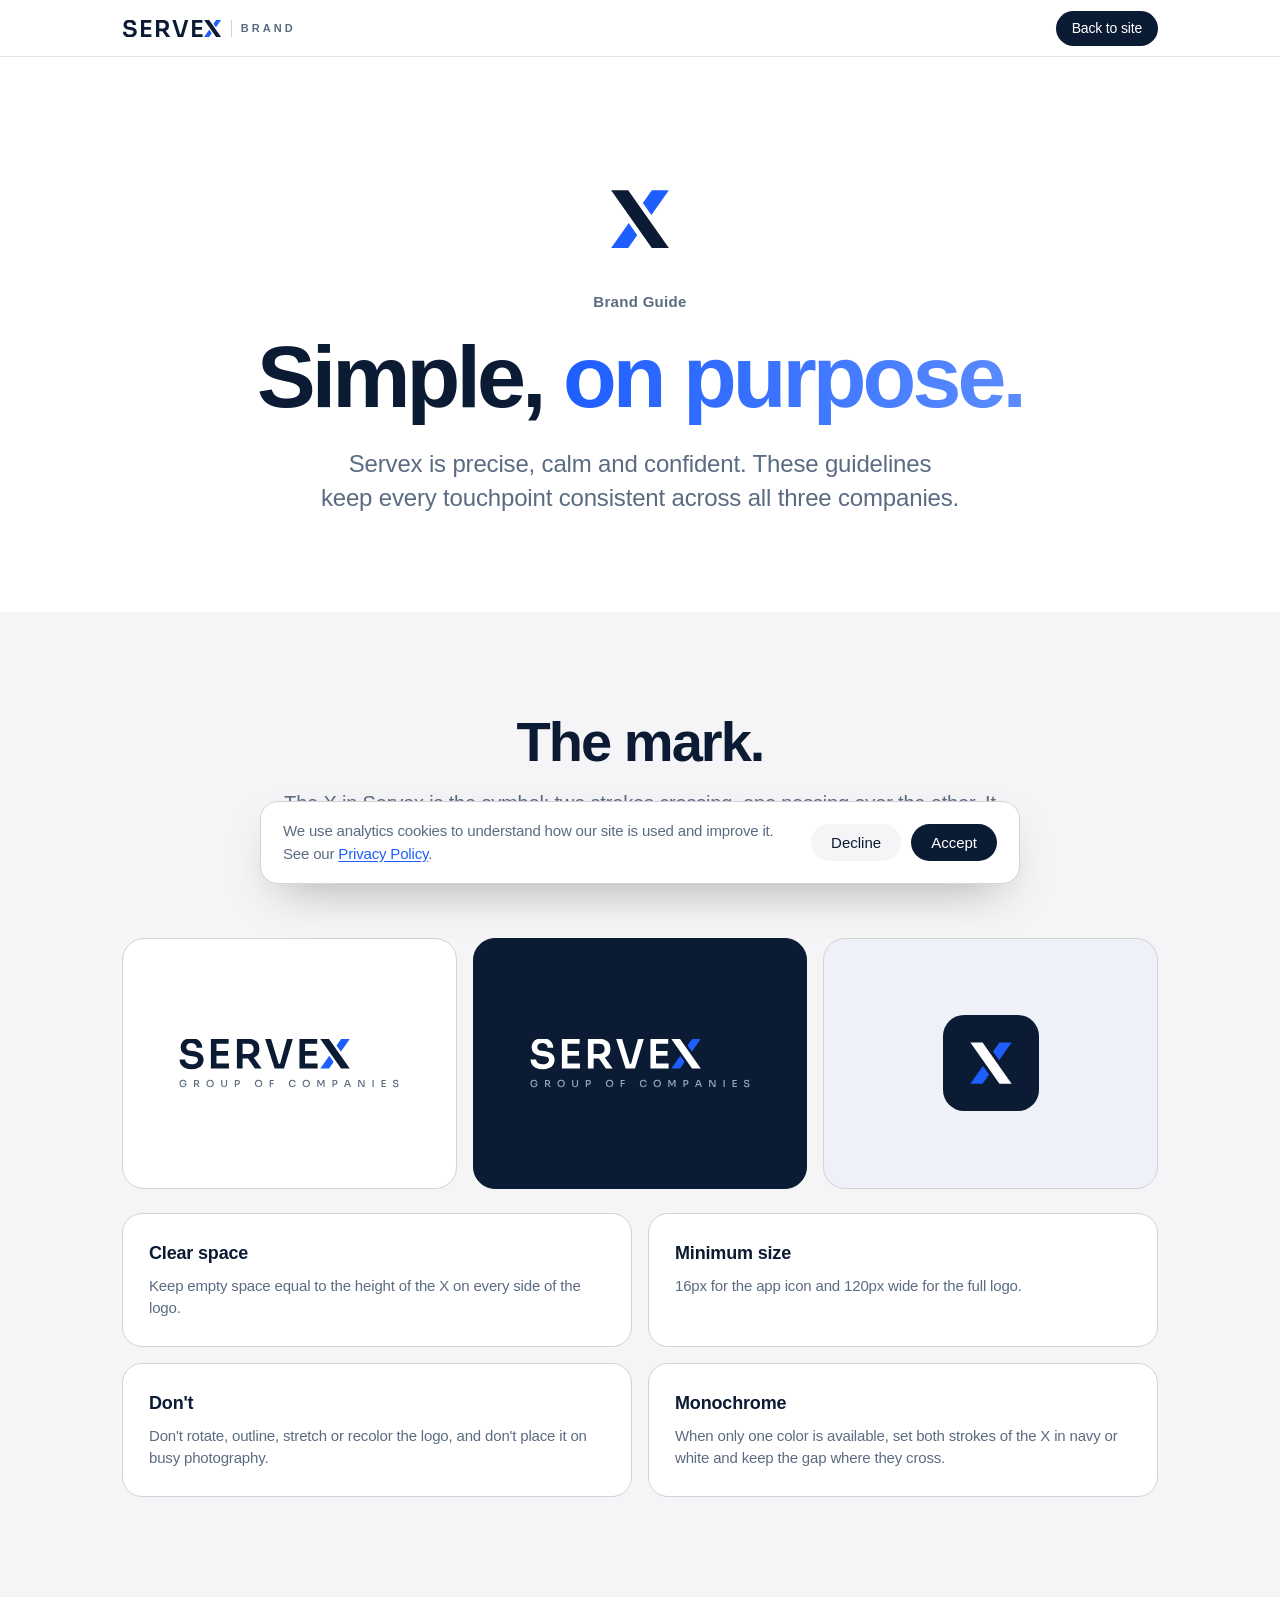
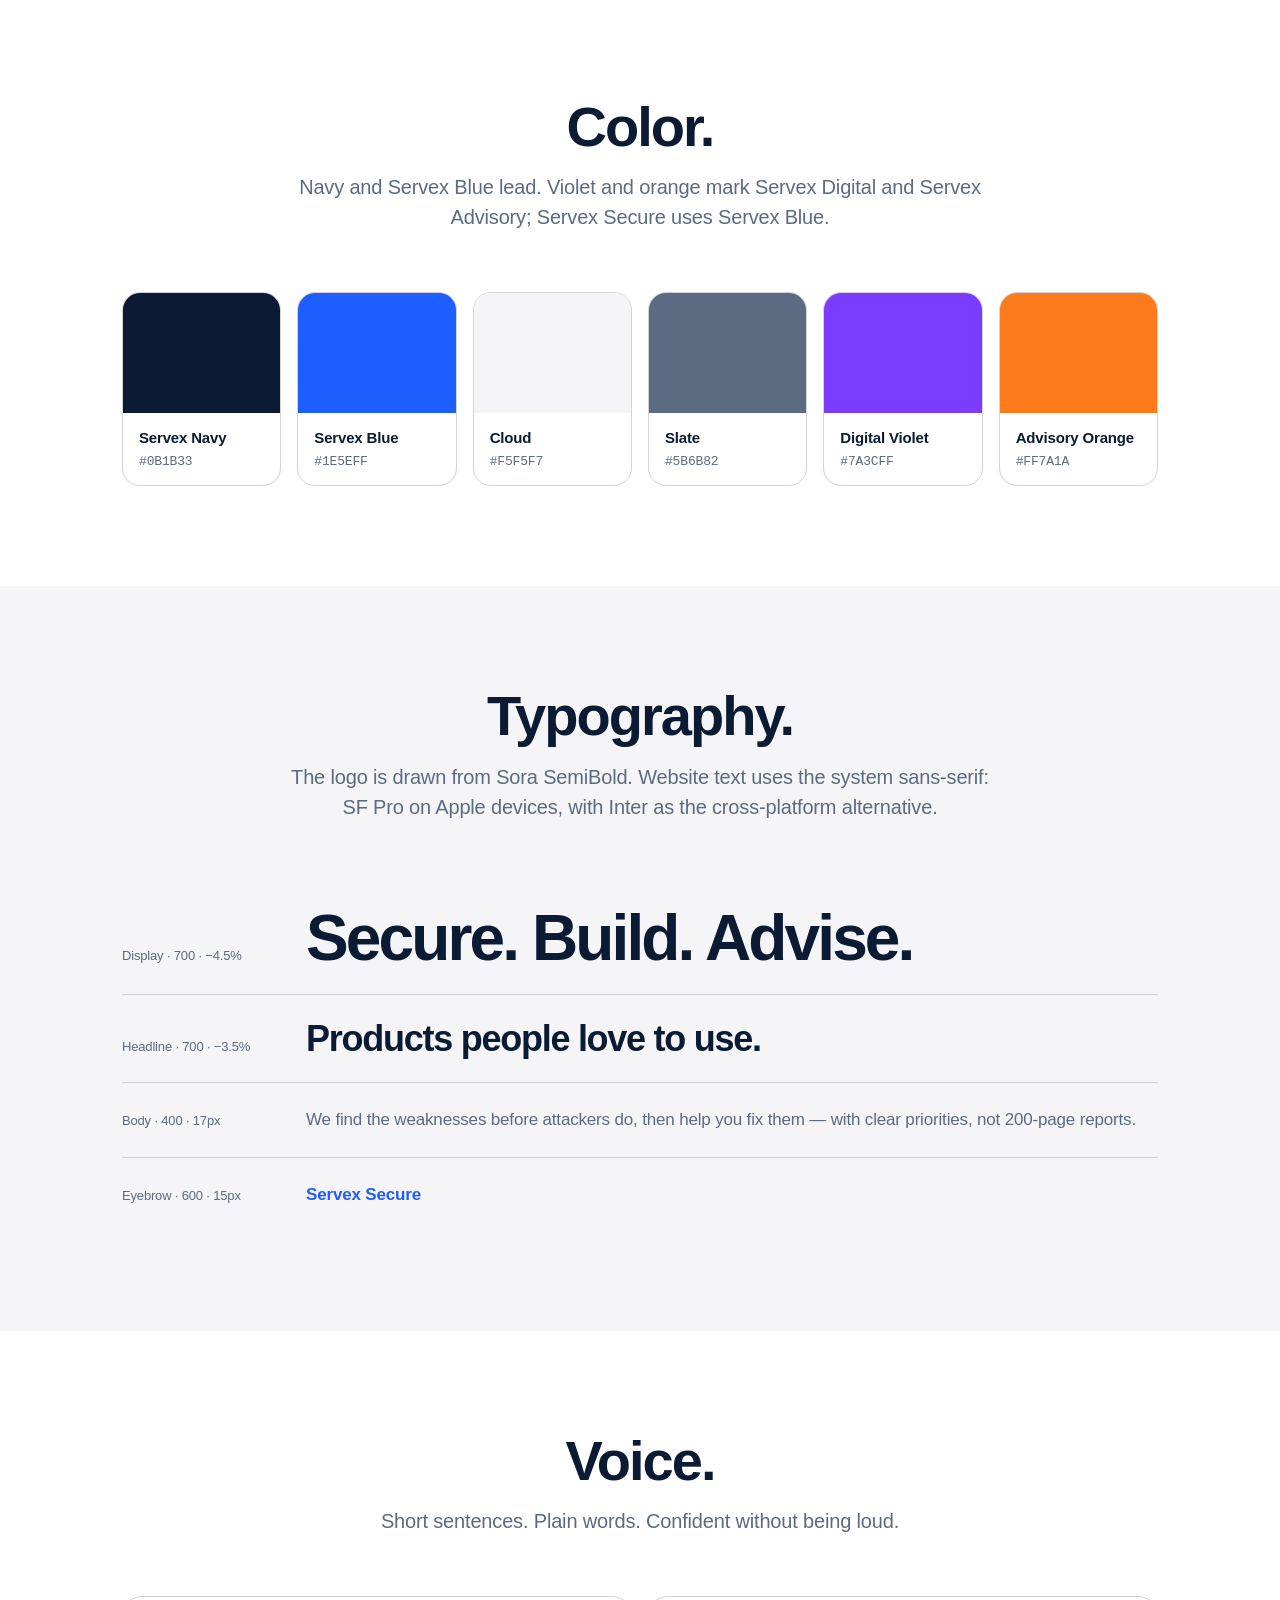
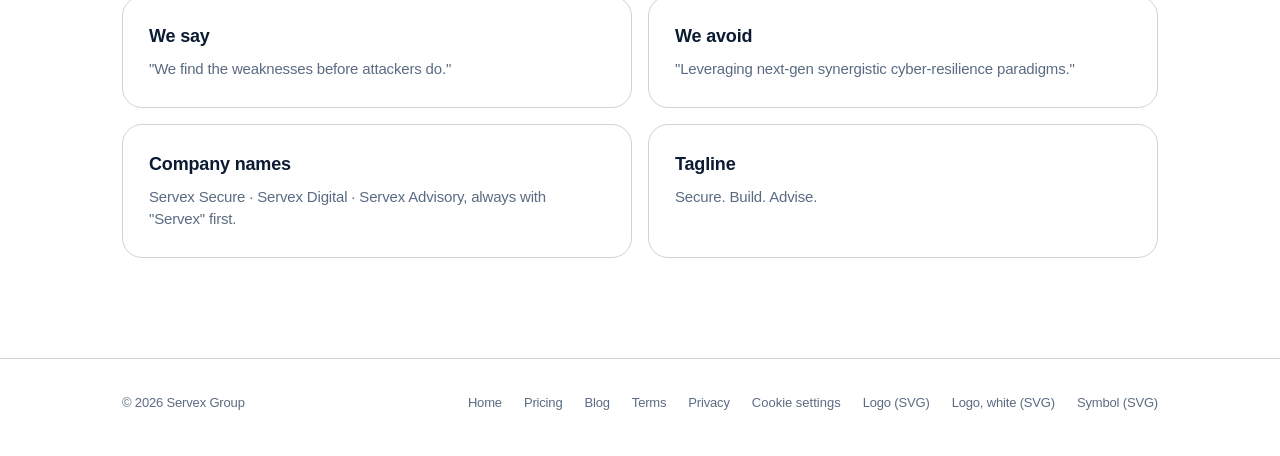
<file: brand.html>
<!doctype html>
<html lang="en">
<head>
<meta charset="utf-8">
<script src="/consent.js?v=1"></script>
<!-- Google Analytics (GA4) -->
<script async src="https://www.googletagmanager.com/gtag/js?id=G-1CSWVTF1F6"></script>
<script>
window.dataLayer = window.dataLayer || [];
function gtag(){dataLayer.push(arguments);}
gtag('js', new Date());
gtag('config', 'G-1CSWVTF1F6');
</script>
<meta name="viewport" content="width=device-width, initial-scale=1">
<title>Servex Brand Guide</title>
<meta name="description" content="Servex Group brand guidelines: logo, color, typography and voice.">
<link rel="canonical" href="https://servexgroup.com/brand">
<meta property="og:site_name" content="Servex Group">
<meta property="og:title" content="Servex Brand Guide">
<meta property="og:description" content="Servex Group brand guidelines: logo, color, typography and voice.">
<meta property="og:type" content="website">
<meta property="og:url" content="https://servexgroup.com/brand">
<meta property="og:image" content="https://servexgroup.com/logo-512.png">
<meta name="twitter:card" content="summary">
<link rel="icon" href="favicon.svg" type="image/svg+xml">
<link rel="stylesheet" href="/styles.css?v=5">
</head>
<body>
<header class="nav">
  <div class="wrap">
    <a href="/" class="brand"><svg xmlns="http://www.w3.org/2000/svg" viewBox="0 0 176.0 30.0" width="176" height="30" role="img" aria-label="Servex"><path d="M13.9 30.8Q9.9 30.8 7.2 29.5Q4.5 28.2 3 26Q1.6 23.8 1.6 20.9H7.3Q7.3 22.1 8 23.2Q8.6 24.4 10.1 25.1Q11.5 25.8 13.9 25.8Q16.1 25.8 17.5 25.2Q18.9 24.5 19.6 23.5Q20.3 22.5 20.3 21.2Q20.3 19.6 19 18.7Q17.6 17.7 14.8 17.5L12.2 17.3Q7.8 16.9 5.3 14.6Q2.7 12.2 2.7 8.4Q2.7 5.5 4.1 3.5Q5.4 1.4 7.9 0.3Q10.3 -0.9 13.6 -0.9Q17 -0.9 19.5 0.3Q21.9 1.5 23.3 3.7Q24.7 5.8 24.7 8.8H18.9Q18.9 7.5 18.3 6.5Q17.8 5.4 16.6 4.8Q15.4 4.2 13.6 4.2Q11.9 4.2 10.7 4.7Q9.6 5.3 9 6.3Q8.4 7.3 8.4 8.4Q8.4 9.8 9.5 10.9Q10.5 11.9 12.7 12.1L15.3 12.3Q18.5 12.6 21 13.7Q23.4 14.8 24.7 16.7Q26.1 18.6 26.1 21.2Q26.1 24.1 24.6 26.2Q23.1 28.4 20.4 29.6Q17.6 30.8 13.9 30.8ZM33.5 30V0H51.6V4.9H39.2V12.3H50.9V17.2H39.2V25.1H51.9V30ZM60 30V-0.2H71.1Q74.8 -0.2 77.4 0.9Q80.1 1.9 81.5 4.1Q82.9 6.3 82.9 9.6V10.2Q82.9 13.6 81.5 15.7Q80 17.8 77.4 18.9Q77.3 18.9 77.1 19L85.2 30H78.3L71.3 20Q71.2 20 71.1 20H65.8V30ZM65.8 4.8V15.2H71.8Q73.4 15.2 74.5 14.6Q75.7 13.9 76.4 12.7Q77 11.5 77 10Q77 8.5 76.4 7.3Q75.7 6.1 74.5 5.4Q73.4 4.8 71.8 4.8ZM98.4 30 88.8 0H94.8L102.5 25.2H104L111 0H116.9L108 30ZM123.7 30V0H141.8V4.9H129.4V12.3H141.1V17.2H129.4V25.1H142.2V30Z" fill="currentColor"/><g transform="translate(138.13 -6.82) scale(0.6818)"><defs><mask id="mbnav" maskUnits="userSpaceOnUse" x="0" y="0" width="64" height="64"><rect width="64" height="64" fill="#fff"/><path d="M10 10H23L54 54H41Z" fill="#000" stroke="#000" stroke-width="7" stroke-linejoin="round"/></mask></defs><path d="M41 10H54L23 54H10Z" fill="#1E5EFF" mask="url(#mbnav)"/><path d="M10 10H23L54 54H41Z" fill="currentColor"/></g></svg><span class="sub">Brand</span></a>
    <a href="/" class="cta">Back to site</a>
  </div>
</header>

<main>
  <section class="hero" style="padding-bottom:60px">
    <div class="wrap">
      <div class="hero-mark"><svg xmlns="http://www.w3.org/2000/svg" viewBox="0 0 64.0 64.0" width="64" height="64" aria-hidden="true"><defs><mask id="mhero2" maskUnits="userSpaceOnUse" x="0" y="0" width="64" height="64"><rect width="64" height="64" fill="#fff"/><path d="M10 10H23L54 54H41Z" fill="#000" stroke="#000" stroke-width="7" stroke-linejoin="round"/></mask></defs><path d="M41 10H54L23 54H10Z" fill="#1E5EFF" mask="url(#mhero2)"/><path d="M10 10H23L54 54H41Z" fill="currentColor"/></svg></div>
      <p class="eyebrow">Brand Guide</p>
      <h1>Simple, <span class="grad">on purpose.</span></h1>
      <p class="lead">Servex is precise, calm and confident. These guidelines keep every touchpoint consistent across all three companies.</p>
    </div>
  </section>

  <section class="alt">
    <div class="wrap">
      <div class="head"><h2>The mark.</h2><p>The X in Servex is the symbol: two strokes crossing, one passing over the other. It stands for the point where security, technology and strategy meet, and for the companies of the group working as one.</p></div>
      <div class="logo-grid"><div class="logo-tile light"><img src="logo.svg" alt="Servex Group logo on a light background"></div><div class="logo-tile dark"><img src="logo-white.svg" alt="Servex Group logo on a navy background"></div><div class="logo-tile tint"><img src="favicon.svg" alt="Servex app icon"></div></div>
      <div class="rules" style="margin-top:24px">
        <div class="rule"><h4>Clear space</h4><p>Keep empty space equal to the height of the X on every side of the logo.</p></div>
        <div class="rule"><h4>Minimum size</h4><p>16px for the app icon and 120px wide for the full logo.</p></div>
        <div class="rule"><h4>Don't</h4><p>Don't rotate, outline, stretch or recolor the logo, and don't place it on busy photography.</p></div>
        <div class="rule"><h4>Monochrome</h4><p>When only one color is available, set both strokes of the X in navy or white and keep the gap where they cross.</p></div>
      </div>
    </div>
  </section>

  <section>
    <div class="wrap">
      <div class="head"><h2>Color.</h2><p>Navy and Servex Blue lead. Violet and orange mark Servex Digital and Servex Advisory; Servex Secure uses Servex Blue.</p></div>
      <div class="swatches">
        <div class="swatch"><div class="chip" style="background:#0B1B33"></div><div class="meta"><b>Servex Navy</b><code>#0B1B33</code></div></div><div class="swatch"><div class="chip" style="background:#1E5EFF"></div><div class="meta"><b>Servex Blue</b><code>#1E5EFF</code></div></div>
        <div class="swatch"><div class="chip" style="background:#f5f5f7"></div><div class="meta"><b>Cloud</b><code>#F5F5F7</code></div></div>
        <div class="swatch"><div class="chip" style="background:#5B6B82"></div><div class="meta"><b>Slate</b><code>#5B6B82</code></div></div>
        <div class="swatch"><div class="chip" style="background:#7a3cff"></div><div class="meta"><b>Digital Violet</b><code>#7A3CFF</code></div></div>
        <div class="swatch"><div class="chip" style="background:#ff7a1a"></div><div class="meta"><b>Advisory Orange</b><code>#FF7A1A</code></div></div>
      </div>
    </div>
  </section>

  <section class="alt">
    <div class="wrap">
      <div class="head"><h2>Typography.</h2><p>The logo is drawn from Sora SemiBold. Website text uses the system sans-serif: SF Pro on Apple devices, with Inter as the cross-platform alternative.</p></div>
      <div>
        <div class="type-row"><span class="label">Display · 700 · −4.5%</span><span style="font-size:clamp(36px,6vw,64px);font-weight:700;letter-spacing:-0.045em;line-height:1">Secure. Build. Advise.</span></div>
        <div class="type-row"><span class="label">Headline · 700 · −3.5%</span><span style="font-size:36px;font-weight:700;letter-spacing:-0.035em;line-height:1.1">Products people love to use.</span></div>
        <div class="type-row"><span class="label">Body · 400 · 17px</span><span style="color:var(--text-2)">We find the weaknesses before attackers do, then help you fix them — with clear priorities, not 200-page reports.</span></div>
        <div class="type-row"><span class="label">Eyebrow · 600 · 15px</span><span style="font-weight:600;color:var(--secure)">Servex Secure</span></div>
      </div>
    </div>
  </section>

  <section>
    <div class="wrap">
      <div class="head"><h2>Voice.</h2><p>Short sentences. Plain words. Confident without being loud.</p></div>
      <div class="rules">
        <div class="rule"><h4>We say</h4><p>"We find the weaknesses before attackers do."</p></div>
        <div class="rule"><h4>We avoid</h4><p>"Leveraging next-gen synergistic cyber-resilience paradigms."</p></div>
        <div class="rule"><h4>Company names</h4><p>Servex Secure · Servex Digital · Servex Advisory, always with "Servex" first.</p></div>
        <div class="rule"><h4>Tagline</h4><p>Secure. Build. Advise.</p></div>
      </div>
    </div>
  </section>
</main>

<footer><div class="wrap"><span>© 2026 Servex Group</span><nav><a href="/">Home</a><a href="/pricing/">Pricing</a><a href="/blog/">Blog</a><a href="/terms">Terms</a><a href="/privacy">Privacy</a><button type="button" class="link-button" data-cookie-settings>Cookie settings</button><a href="logo.svg" download>Logo (SVG)</a><a href="logo-white.svg" download>Logo, white (SVG)</a><a href="logo-mark.svg" download>Symbol (SVG)</a></nav></div></footer>
</body>
</html>
</file>
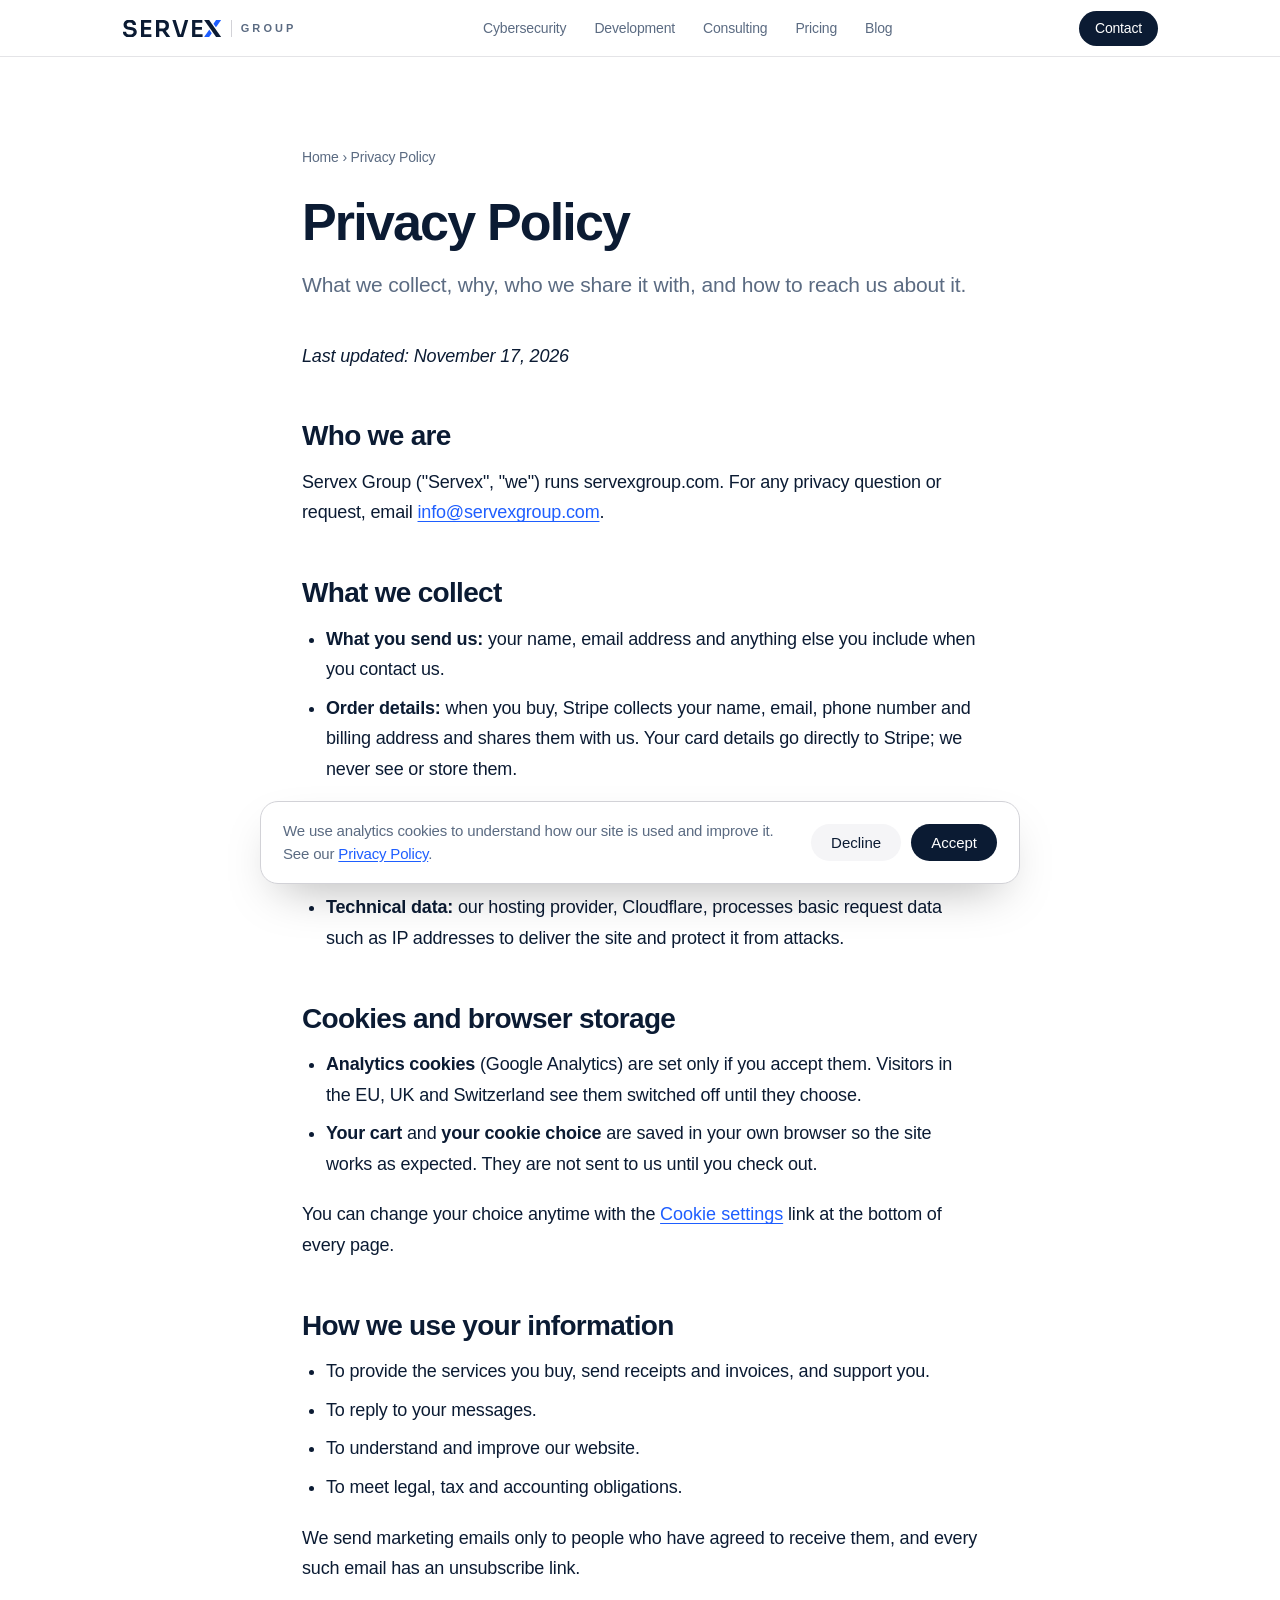
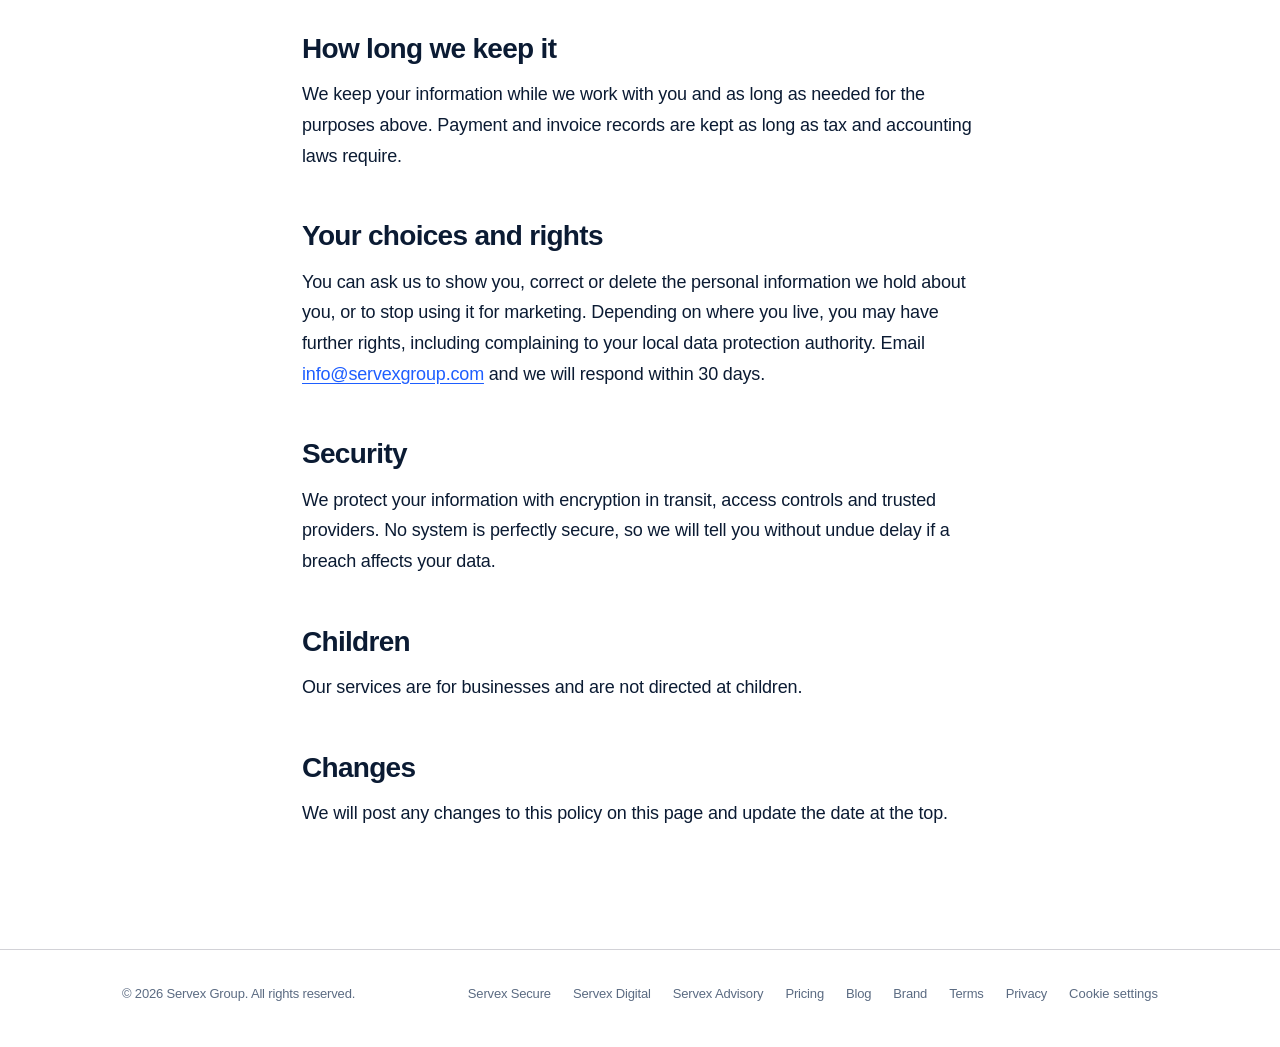
<file: privacy.html>
<!doctype html>
<html lang="en">
<head>
<meta charset="utf-8">
<script src="/consent.js?v=1"></script>
<!-- Google Analytics (GA4) -->
<script async src="https://www.googletagmanager.com/gtag/js?id=G-1CSWVTF1F6"></script>
<script>
window.dataLayer = window.dataLayer || [];
function gtag(){dataLayer.push(arguments);}
gtag('js', new Date());
gtag('config', 'G-1CSWVTF1F6');
</script>
<meta name="viewport" content="width=device-width, initial-scale=1">
<meta name="theme-color" content="#ffffff" media="(prefers-color-scheme: light)">
<meta name="theme-color" content="#060d1a" media="(prefers-color-scheme: dark)">
<link rel="icon" href="/favicon.svg" type="image/svg+xml">
<link rel="apple-touch-icon" href="/logo-512.png">
<link rel="stylesheet" href="/styles.css?v=5">
<title>Privacy Policy · Servex Group</title>
<meta name="description" content="How Servex Group collects, uses and protects personal information, and the choices you have.">
<link rel="canonical" href="https://servexgroup.com/privacy">
<meta property="og:site_name" content="Servex Group">
<meta property="og:title" content="Privacy Policy · Servex Group">
<meta property="og:type" content="website">
<meta property="og:url" content="https://servexgroup.com/privacy">
</head>
<body>

<header class="nav">
  <div class="wrap">
    <a href="/" class="brand" aria-label="Servex Group home">
      <svg xmlns="http://www.w3.org/2000/svg" viewBox="0 0 176.0 30.0" width="176" height="30" role="img" aria-label="Servex"><path d="M13.9 30.8Q9.9 30.8 7.2 29.5Q4.5 28.2 3 26Q1.6 23.8 1.6 20.9H7.3Q7.3 22.1 8 23.2Q8.6 24.4 10.1 25.1Q11.5 25.8 13.9 25.8Q16.1 25.8 17.5 25.2Q18.9 24.5 19.6 23.5Q20.3 22.5 20.3 21.2Q20.3 19.6 19 18.7Q17.6 17.7 14.8 17.5L12.2 17.3Q7.8 16.9 5.3 14.6Q2.7 12.2 2.7 8.4Q2.7 5.5 4.1 3.5Q5.4 1.4 7.9 0.3Q10.3 -0.9 13.6 -0.9Q17 -0.9 19.5 0.3Q21.9 1.5 23.3 3.7Q24.7 5.8 24.7 8.8H18.9Q18.9 7.5 18.3 6.5Q17.8 5.4 16.6 4.8Q15.4 4.2 13.6 4.2Q11.9 4.2 10.7 4.7Q9.6 5.3 9 6.3Q8.4 7.3 8.4 8.4Q8.4 9.8 9.5 10.9Q10.5 11.9 12.7 12.1L15.3 12.3Q18.5 12.6 21 13.7Q23.4 14.8 24.7 16.7Q26.1 18.6 26.1 21.2Q26.1 24.1 24.6 26.2Q23.1 28.4 20.4 29.6Q17.6 30.8 13.9 30.8ZM33.5 30V0H51.6V4.9H39.2V12.3H50.9V17.2H39.2V25.1H51.9V30ZM60 30V-0.2H71.1Q74.8 -0.2 77.4 0.9Q80.1 1.9 81.5 4.1Q82.9 6.3 82.9 9.6V10.2Q82.9 13.6 81.5 15.7Q80 17.8 77.4 18.9Q77.3 18.9 77.1 19L85.2 30H78.3L71.3 20Q71.2 20 71.1 20H65.8V30ZM65.8 4.8V15.2H71.8Q73.4 15.2 74.5 14.6Q75.7 13.9 76.4 12.7Q77 11.5 77 10Q77 8.5 76.4 7.3Q75.7 6.1 74.5 5.4Q73.4 4.8 71.8 4.8ZM98.4 30 88.8 0H94.8L102.5 25.2H104L111 0H116.9L108 30ZM123.7 30V0H141.8V4.9H129.4V12.3H141.1V17.2H129.4V25.1H142.2V30Z" fill="currentColor"/><g transform="translate(138.13 -6.82) scale(0.6818)"><defs><mask id="mnav" maskUnits="userSpaceOnUse" x="0" y="0" width="64" height="64"><rect width="64" height="64" fill="#fff"/><path d="M10 10H23L54 54H41Z" fill="#000" stroke="#000" stroke-width="7" stroke-linejoin="round"/></mask></defs><path d="M41 10H54L23 54H10Z" fill="#1E5EFF" mask="url(#mnav)"/><path d="M10 10H23L54 54H41Z" fill="currentColor"/></g></svg>
      <span class="sub">Group</span>
    </a>
    <ul id="site-menu">
      <li><a href="/#secure">Cybersecurity</a></li>
      <li><a href="/#digital">Development</a></li>
      <li><a href="/#advisory">Consulting</a></li>
      <li><a href="/pricing/">Pricing</a></li>
      <li><a href="/blog/">Blog</a></li>
    </ul>
    <a href="/#contact" class="cta">Contact</a>
    <button type="button" class="nav-toggle" aria-controls="site-menu" aria-expanded="false" aria-label="Open menu"><svg class="i-open" viewBox="0 0 24 24" fill="none" stroke="currentColor" stroke-width="1.8" stroke-linecap="round" aria-hidden="true"><path d="M4 7h16M4 12h16M4 17h16"/></svg><svg class="i-close" viewBox="0 0 24 24" fill="none" stroke="currentColor" stroke-width="1.8" stroke-linecap="round" aria-hidden="true"><path d="M6 6l12 12M18 6L6 18"/></svg></button>
  </div>
</header>

<main>
  <article class="post">
    <div class="wrap post-wrap">
      <nav class="crumbs" aria-label="Breadcrumb"><a href="/">Home</a> › Privacy Policy</nav>
      <h1>Privacy Policy</h1>
      <p class="post-lead">What we collect, why, who we share it with, and how to reach us about it.</p>
      <div class="post-body">
        <p><em>Last updated: November 17, 2026</em></p>

        <h2>Who we are</h2>
        <p>Servex Group ("Servex", "we") runs servexgroup.com. For any privacy question or request, email <a href="mailto:info@servexgroup.com">info@servexgroup.com</a>.</p>

        <h2>What we collect</h2>
        <ul>
          <li><strong>What you send us:</strong> your name, email address and anything else you include when you contact us.</li>
          <li><strong>Order details:</strong> when you buy, Stripe collects your name, email, phone number and billing address and shares them with us. Your card details go directly to Stripe; we never see or store them.</li>
          <li><strong>Website analytics:</strong> if you allow analytics cookies, Google Analytics records how the site is used, such as pages visited, device type and approximate location. We use it to improve the site.</li>
          <li><strong>Technical data:</strong> our hosting provider, Cloudflare, processes basic request data such as IP addresses to deliver the site and protect it from attacks.</li>
        </ul>

        <h2>Cookies and browser storage</h2>
        <ul>
          <li><strong>Analytics cookies</strong> (Google Analytics) are set only if you accept them. Visitors in the EU, UK and Switzerland see them switched off until they choose.</li>
          <li><strong>Your cart</strong> and <strong>your cookie choice</strong> are saved in your own browser so the site works as expected. They are not sent to us until you check out.</li>
        </ul>
        <p>You can change your choice anytime with the <button type="button" class="link-button" data-cookie-settings>Cookie settings</button> link at the bottom of every page.</p>

        <h2>How we use your information</h2>
        <ul>
          <li>To provide the services you buy, send receipts and invoices, and support you.</li>
          <li>To reply to your messages.</li>
          <li>To understand and improve our website.</li>
          <li>To meet legal, tax and accounting obligations.</li>
        </ul>
        <p>We send marketing emails only to people who have agreed to receive them, and every such email has an unsubscribe link.</p>

        <h2>How long we keep it</h2>
        <p>We keep your information while we work with you and as long as needed for the purposes above. Payment and invoice records are kept as long as tax and accounting laws require.</p>

        <h2>Your choices and rights</h2>
        <p>You can ask us to show you, correct or delete the personal information we hold about you, or to stop using it for marketing. Depending on where you live, you may have further rights, including complaining to your local data protection authority. Email <a href="mailto:info@servexgroup.com">info@servexgroup.com</a> and we will respond within 30 days.</p>

        <h2>Security</h2>
        <p>We protect your information with encryption in transit, access controls and trusted providers. No system is perfectly secure, so we will tell you without undue delay if a breach affects your data.</p>

        <h2>Children</h2>
        <p>Our services are for businesses and are not directed at children.</p>

        <h2>Changes</h2>
        <p>We will post any changes to this policy on this page and update the date at the top.</p>
      </div>
    </div>
  </article>
</main>

<footer>
  <div class="wrap">
    <span>© <span id="yr">2026</span> Servex Group. All rights reserved.</span>
    <nav>
      <a href="/#secure">Servex Secure</a>
      <a href="/#digital">Servex Digital</a>
      <a href="/#advisory">Servex Advisory</a>
      <a href="/pricing/">Pricing</a>
      <a href="/blog/">Blog</a>
      <a href="/brand">Brand</a>
      <a href="/terms">Terms</a>
      <a href="/privacy">Privacy</a>
      <button type="button" class="link-button" data-cookie-settings>Cookie settings</button>
    </nav>
  </div>
</footer>

<script>document.getElementById('yr').textContent = new Date().getFullYear();</script>
<script src="/site.js?v=1" defer></script>
</body>
</html>
</file>
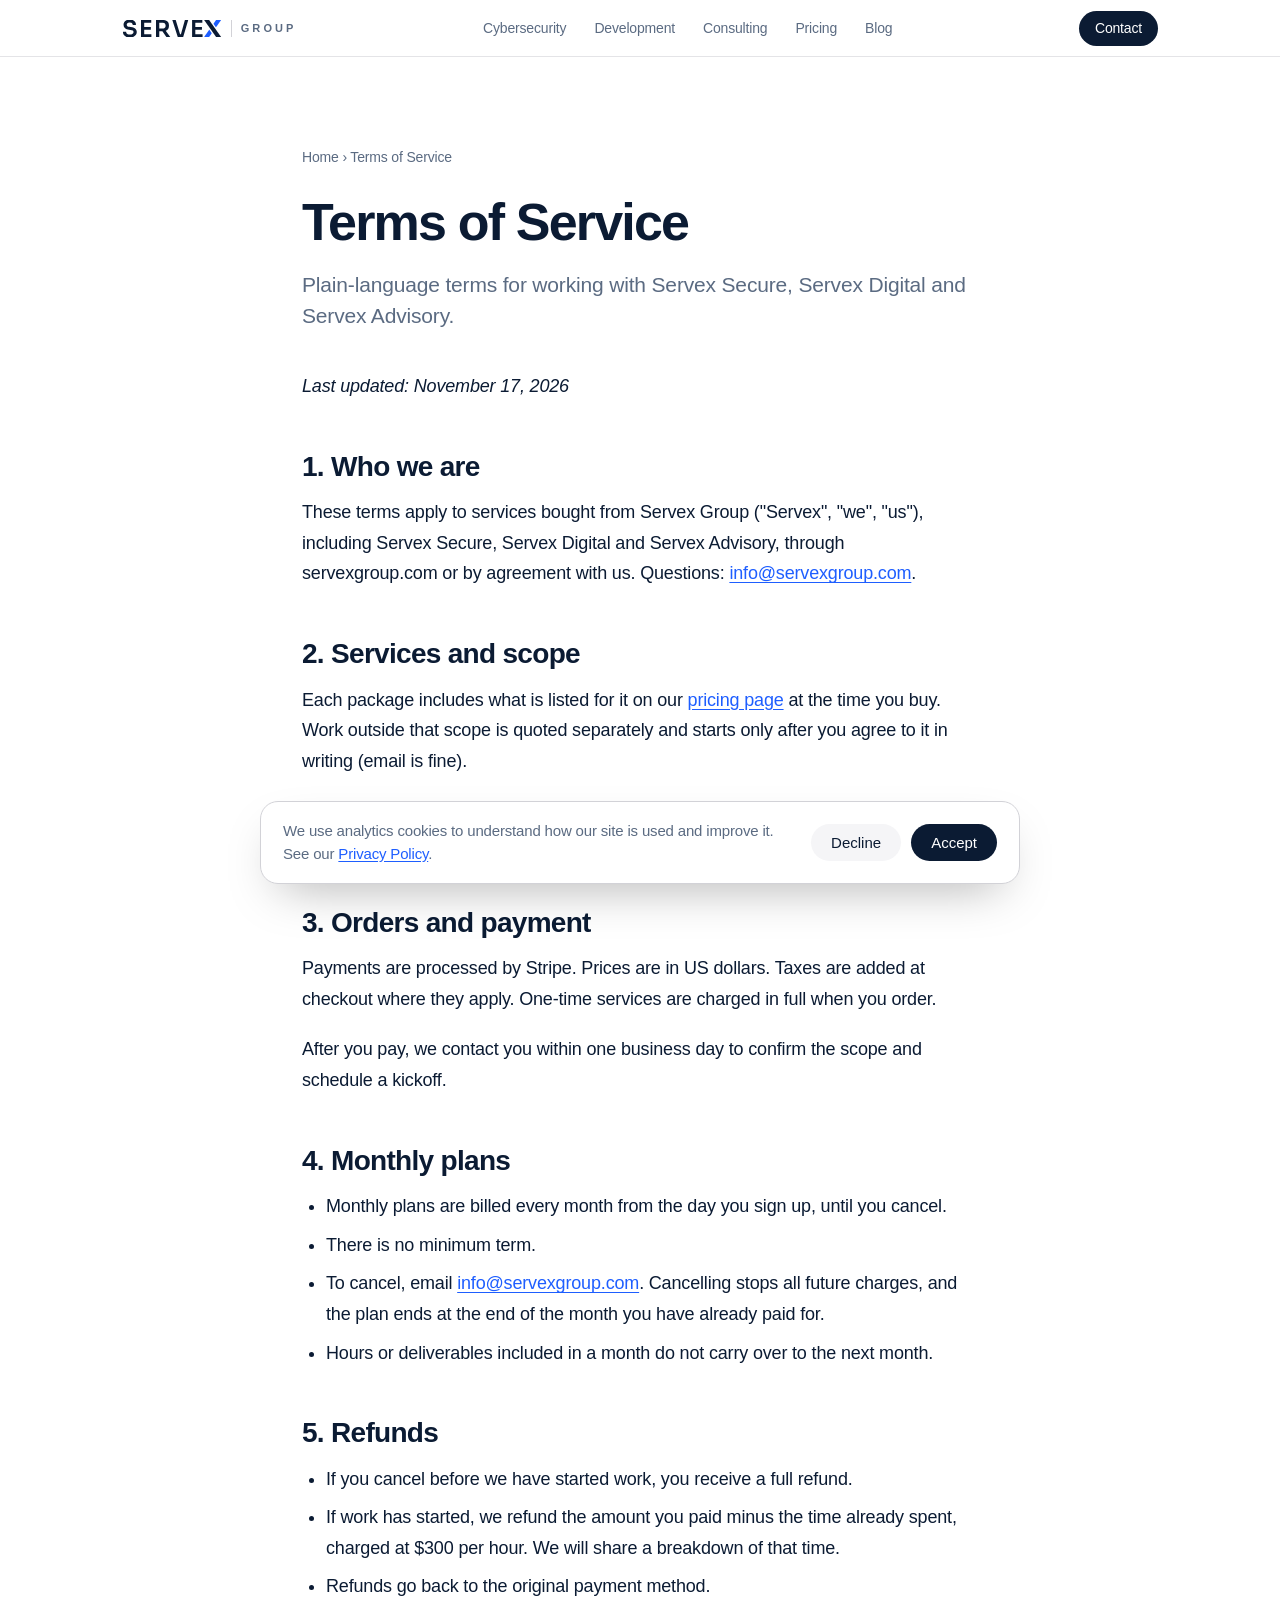
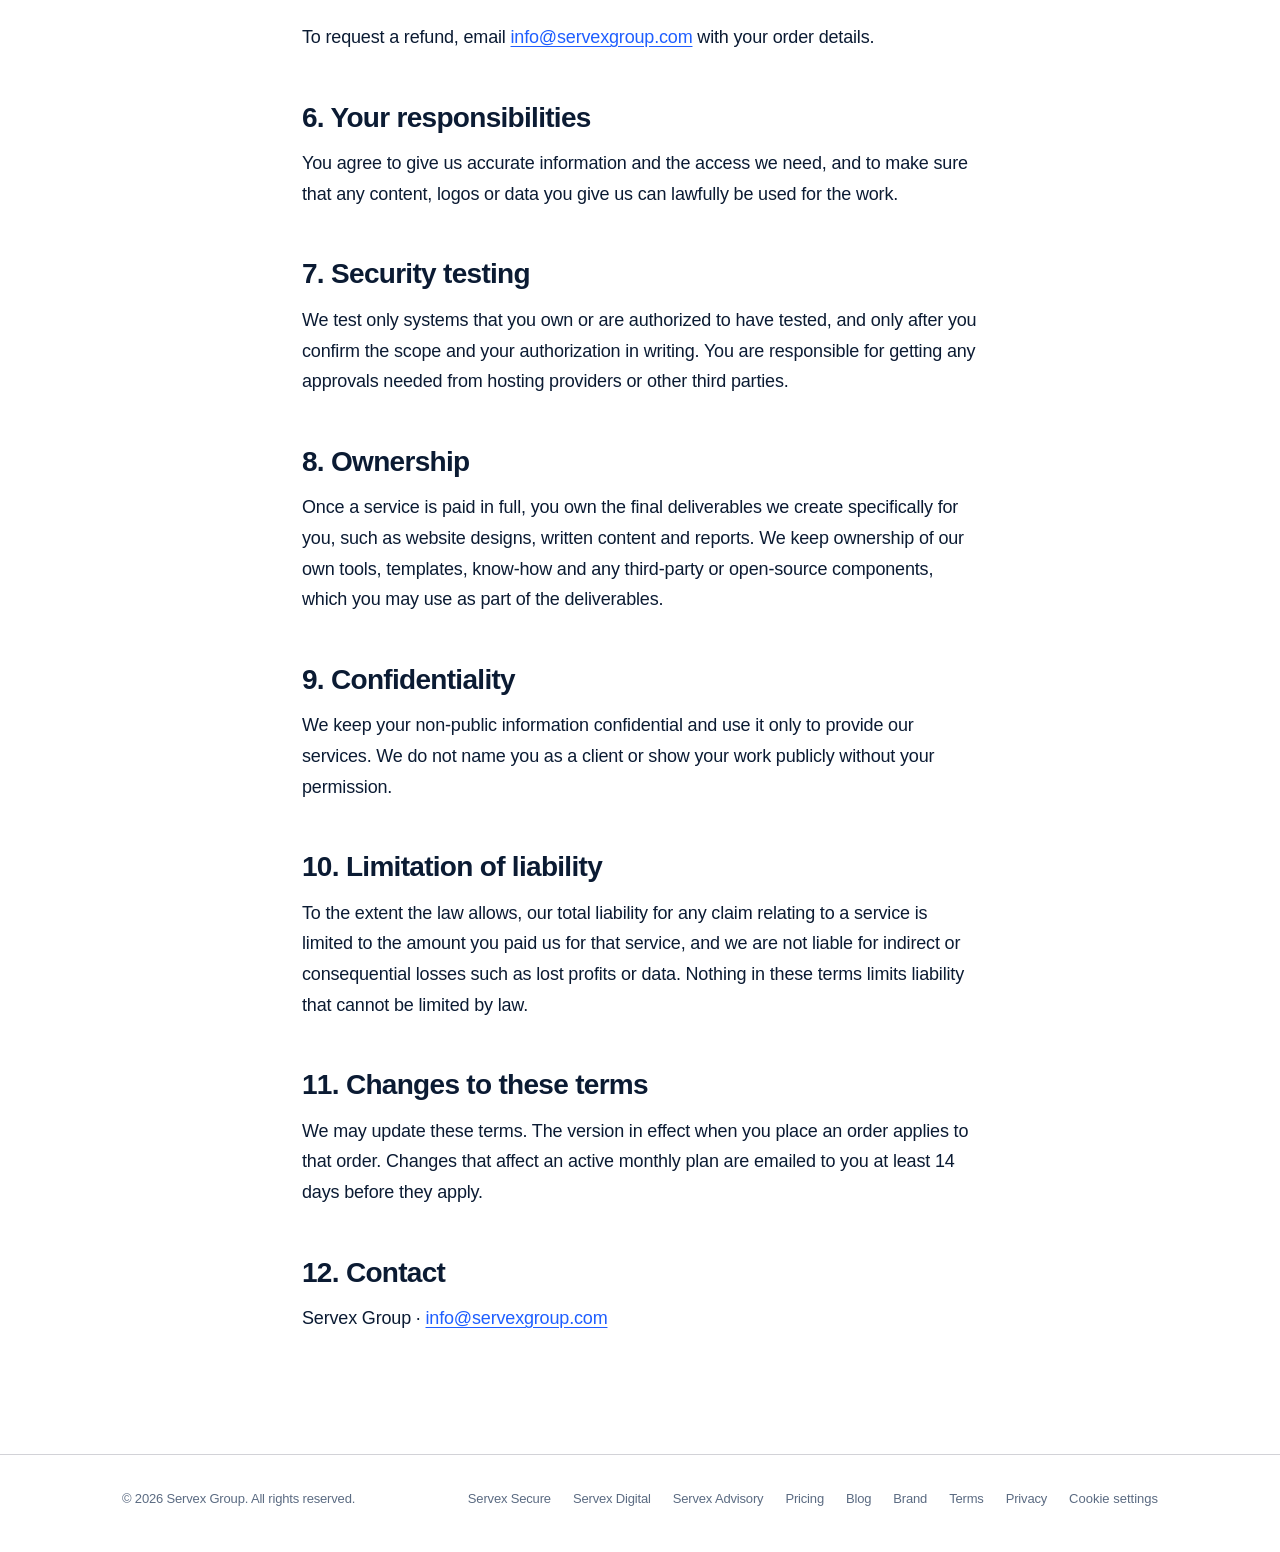
<file: terms.html>
<!doctype html>
<html lang="en">
<head>
<meta charset="utf-8">
<script src="/consent.js?v=1"></script>
<!-- Google Analytics (GA4) -->
<script async src="https://www.googletagmanager.com/gtag/js?id=G-1CSWVTF1F6"></script>
<script>
window.dataLayer = window.dataLayer || [];
function gtag(){dataLayer.push(arguments);}
gtag('js', new Date());
gtag('config', 'G-1CSWVTF1F6');
</script>
<meta name="viewport" content="width=device-width, initial-scale=1">
<meta name="theme-color" content="#ffffff" media="(prefers-color-scheme: light)">
<meta name="theme-color" content="#060d1a" media="(prefers-color-scheme: dark)">
<link rel="icon" href="/favicon.svg" type="image/svg+xml">
<link rel="apple-touch-icon" href="/logo-512.png">
<link rel="stylesheet" href="/styles.css?v=5">
<title>Terms of Service · Servex Group</title>
<meta name="description" content="The terms that apply to services bought from Servex Group, including payment, monthly plans and refunds.">
<link rel="canonical" href="https://servexgroup.com/terms">
<meta property="og:site_name" content="Servex Group">
<meta property="og:title" content="Terms of Service · Servex Group">
<meta property="og:type" content="website">
<meta property="og:url" content="https://servexgroup.com/terms">
</head>
<body>

<header class="nav">
  <div class="wrap">
    <a href="/" class="brand" aria-label="Servex Group home">
      <svg xmlns="http://www.w3.org/2000/svg" viewBox="0 0 176.0 30.0" width="176" height="30" role="img" aria-label="Servex"><path d="M13.9 30.8Q9.9 30.8 7.2 29.5Q4.5 28.2 3 26Q1.6 23.8 1.6 20.9H7.3Q7.3 22.1 8 23.2Q8.6 24.4 10.1 25.1Q11.5 25.8 13.9 25.8Q16.1 25.8 17.5 25.2Q18.9 24.5 19.6 23.5Q20.3 22.5 20.3 21.2Q20.3 19.6 19 18.7Q17.6 17.7 14.8 17.5L12.2 17.3Q7.8 16.9 5.3 14.6Q2.7 12.2 2.7 8.4Q2.7 5.5 4.1 3.5Q5.4 1.4 7.9 0.3Q10.3 -0.9 13.6 -0.9Q17 -0.9 19.5 0.3Q21.9 1.5 23.3 3.7Q24.7 5.8 24.7 8.8H18.9Q18.9 7.5 18.3 6.5Q17.8 5.4 16.6 4.8Q15.4 4.2 13.6 4.2Q11.9 4.2 10.7 4.7Q9.6 5.3 9 6.3Q8.4 7.3 8.4 8.4Q8.4 9.8 9.5 10.9Q10.5 11.9 12.7 12.1L15.3 12.3Q18.5 12.6 21 13.7Q23.4 14.8 24.7 16.7Q26.1 18.6 26.1 21.2Q26.1 24.1 24.6 26.2Q23.1 28.4 20.4 29.6Q17.6 30.8 13.9 30.8ZM33.5 30V0H51.6V4.9H39.2V12.3H50.9V17.2H39.2V25.1H51.9V30ZM60 30V-0.2H71.1Q74.8 -0.2 77.4 0.9Q80.1 1.9 81.5 4.1Q82.9 6.3 82.9 9.6V10.2Q82.9 13.6 81.5 15.7Q80 17.8 77.4 18.9Q77.3 18.9 77.1 19L85.2 30H78.3L71.3 20Q71.2 20 71.1 20H65.8V30ZM65.8 4.8V15.2H71.8Q73.4 15.2 74.5 14.6Q75.7 13.9 76.4 12.7Q77 11.5 77 10Q77 8.5 76.4 7.3Q75.7 6.1 74.5 5.4Q73.4 4.8 71.8 4.8ZM98.4 30 88.8 0H94.8L102.5 25.2H104L111 0H116.9L108 30ZM123.7 30V0H141.8V4.9H129.4V12.3H141.1V17.2H129.4V25.1H142.2V30Z" fill="currentColor"/><g transform="translate(138.13 -6.82) scale(0.6818)"><defs><mask id="mnav" maskUnits="userSpaceOnUse" x="0" y="0" width="64" height="64"><rect width="64" height="64" fill="#fff"/><path d="M10 10H23L54 54H41Z" fill="#000" stroke="#000" stroke-width="7" stroke-linejoin="round"/></mask></defs><path d="M41 10H54L23 54H10Z" fill="#1E5EFF" mask="url(#mnav)"/><path d="M10 10H23L54 54H41Z" fill="currentColor"/></g></svg>
      <span class="sub">Group</span>
    </a>
    <ul id="site-menu">
      <li><a href="/#secure">Cybersecurity</a></li>
      <li><a href="/#digital">Development</a></li>
      <li><a href="/#advisory">Consulting</a></li>
      <li><a href="/pricing/">Pricing</a></li>
      <li><a href="/blog/">Blog</a></li>
    </ul>
    <a href="/#contact" class="cta">Contact</a>
    <button type="button" class="nav-toggle" aria-controls="site-menu" aria-expanded="false" aria-label="Open menu"><svg class="i-open" viewBox="0 0 24 24" fill="none" stroke="currentColor" stroke-width="1.8" stroke-linecap="round" aria-hidden="true"><path d="M4 7h16M4 12h16M4 17h16"/></svg><svg class="i-close" viewBox="0 0 24 24" fill="none" stroke="currentColor" stroke-width="1.8" stroke-linecap="round" aria-hidden="true"><path d="M6 6l12 12M18 6L6 18"/></svg></button>
  </div>
</header>

<main>
  <article class="post">
    <div class="wrap post-wrap">
      <nav class="crumbs" aria-label="Breadcrumb"><a href="/">Home</a> › Terms of Service</nav>
      <h1>Terms of Service</h1>
      <p class="post-lead">Plain-language terms for working with Servex Secure, Servex Digital and Servex Advisory.</p>
      <div class="post-body">
        <p><em>Last updated: November 17, 2026</em></p>

        <h2>1. Who we are</h2>
        <p>These terms apply to services bought from Servex Group ("Servex", "we", "us"), including Servex Secure, Servex Digital and Servex Advisory, through servexgroup.com or by agreement with us. Questions: <a href="mailto:info@servexgroup.com">info@servexgroup.com</a>.</p>

        <h2>2. Services and scope</h2>
        <p>Each package includes what is listed for it on our <a href="/pricing/">pricing page</a> at the time you buy. Work outside that scope is quoted separately and starts only after you agree to it in writing (email is fine).</p>
        <p>Delivery times are estimates. They depend on you sending the access, content and feedback we ask for. We will tell you promptly if a timeline changes.</p>

        <h2>3. Orders and payment</h2>
        <p>Payments are processed by Stripe. Prices are in US dollars. Taxes are added at checkout where they apply. One-time services are charged in full when you order.</p>
        <p>After you pay, we contact you within one business day to confirm the scope and schedule a kickoff.</p>

        <h2>4. Monthly plans</h2>
        <ul>
          <li>Monthly plans are billed every month from the day you sign up, until you cancel.</li>
          <li>There is no minimum term.</li>
          <li>To cancel, email <a href="mailto:info@servexgroup.com">info@servexgroup.com</a>. Cancelling stops all future charges, and the plan ends at the end of the month you have already paid for.</li>
          <li>Hours or deliverables included in a month do not carry over to the next month.</li>
        </ul>

        <h2>5. Refunds</h2>
        <ul>
          <li>If you cancel before we have started work, you receive a full refund.</li>
          <li>If work has started, we refund the amount you paid minus the time already spent, charged at $300 per hour. We will share a breakdown of that time.</li>
          <li>Refunds go back to the original payment method.</li>
        </ul>
        <p>To request a refund, email <a href="mailto:info@servexgroup.com">info@servexgroup.com</a> with your order details.</p>

        <h2>6. Your responsibilities</h2>
        <p>You agree to give us accurate information and the access we need, and to make sure that any content, logos or data you give us can lawfully be used for the work.</p>

        <h2>7. Security testing</h2>
        <p>We test only systems that you own or are authorized to have tested, and only after you confirm the scope and your authorization in writing. You are responsible for getting any approvals needed from hosting providers or other third parties.</p>

        <h2>8. Ownership</h2>
        <p>Once a service is paid in full, you own the final deliverables we create specifically for you, such as website designs, written content and reports. We keep ownership of our own tools, templates, know-how and any third-party or open-source components, which you may use as part of the deliverables.</p>

        <h2>9. Confidentiality</h2>
        <p>We keep your non-public information confidential and use it only to provide our services. We do not name you as a client or show your work publicly without your permission.</p>

        <h2>10. Limitation of liability</h2>
        <p>To the extent the law allows, our total liability for any claim relating to a service is limited to the amount you paid us for that service, and we are not liable for indirect or consequential losses such as lost profits or data. Nothing in these terms limits liability that cannot be limited by law.</p>

        <h2>11. Changes to these terms</h2>
        <p>We may update these terms. The version in effect when you place an order applies to that order. Changes that affect an active monthly plan are emailed to you at least 14 days before they apply.</p>

        <h2>12. Contact</h2>
        <p>Servex Group · <a href="mailto:info@servexgroup.com">info@servexgroup.com</a></p>
      </div>
    </div>
  </article>
</main>

<footer>
  <div class="wrap">
    <span>© <span id="yr">2026</span> Servex Group. All rights reserved.</span>
    <nav>
      <a href="/#secure">Servex Secure</a>
      <a href="/#digital">Servex Digital</a>
      <a href="/#advisory">Servex Advisory</a>
      <a href="/pricing/">Pricing</a>
      <a href="/blog/">Blog</a>
      <a href="/brand">Brand</a>
      <a href="/terms">Terms</a>
      <a href="/privacy">Privacy</a>
      <button type="button" class="link-button" data-cookie-settings>Cookie settings</button>
    </nav>
  </div>
</footer>

<script>document.getElementById('yr').textContent = new Date().getFullYear();</script>
<script src="/site.js?v=1" defer></script>
</body>
</html>
</file>
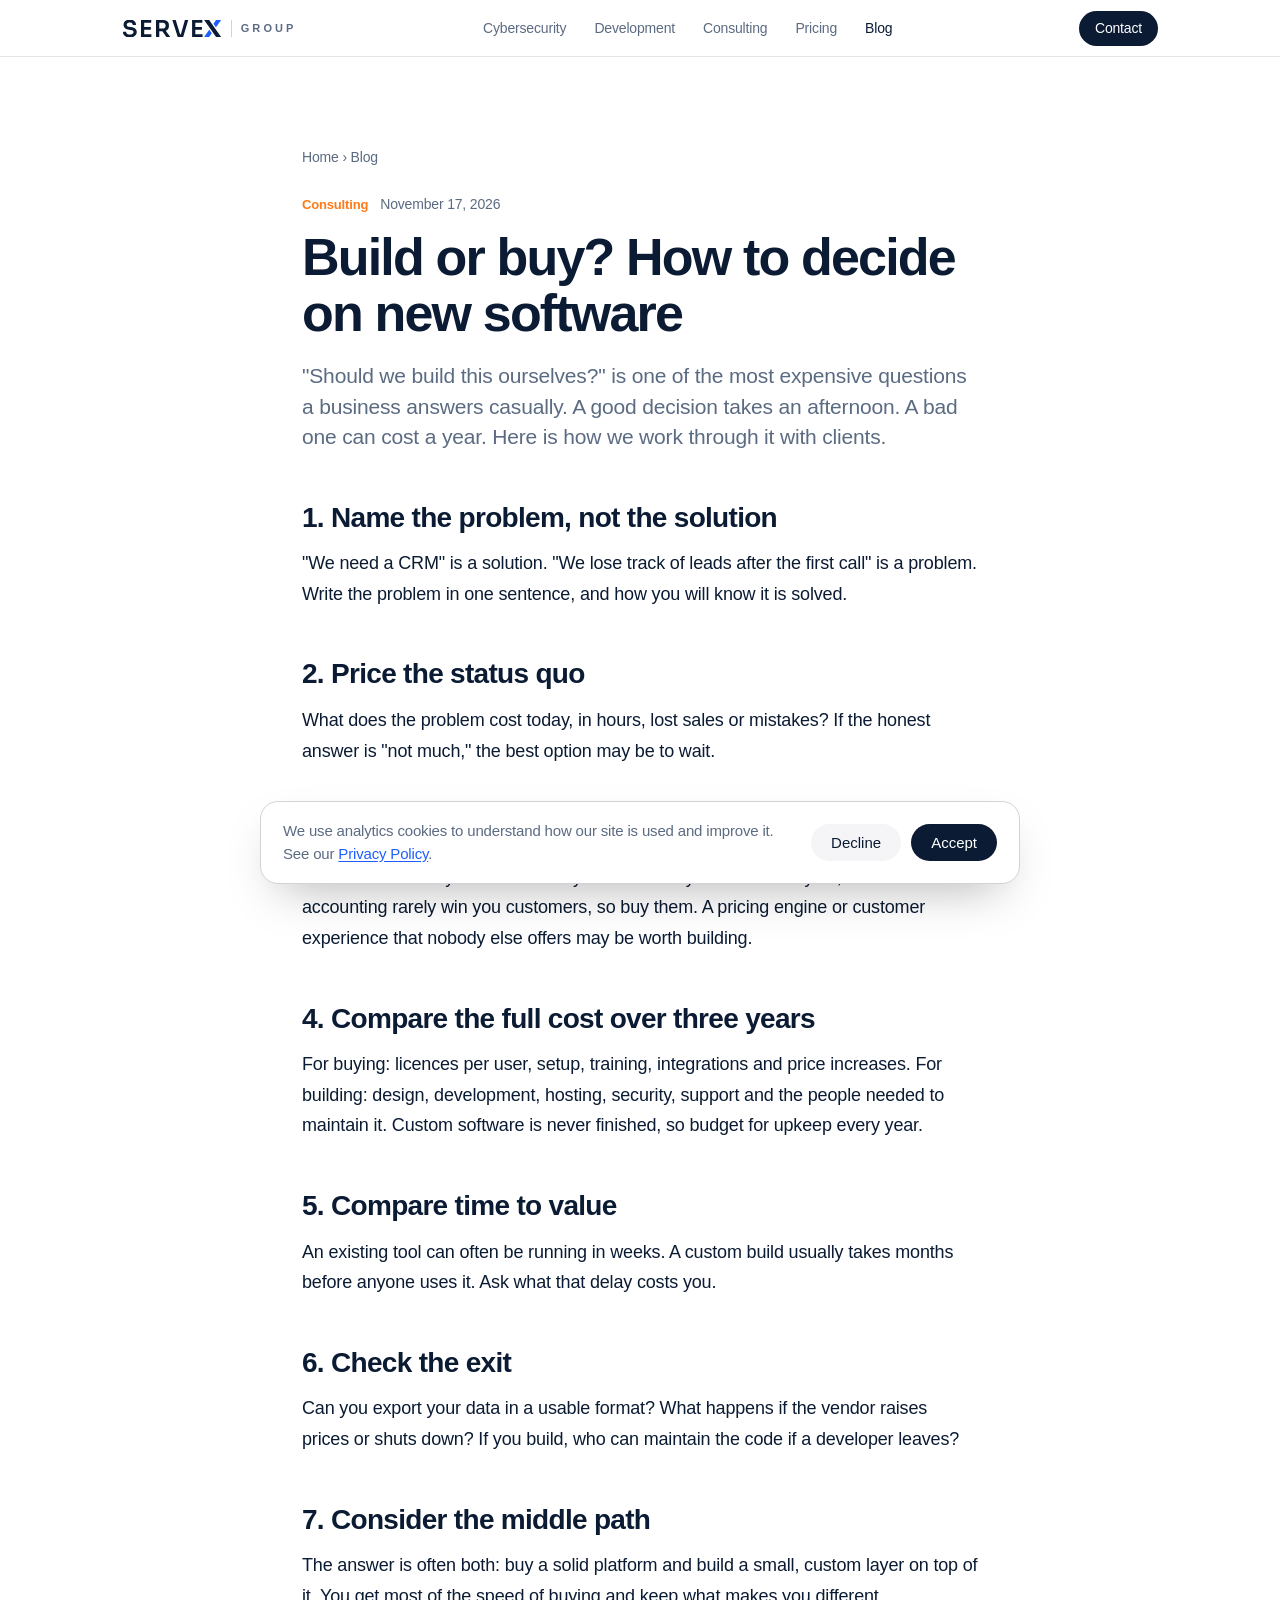
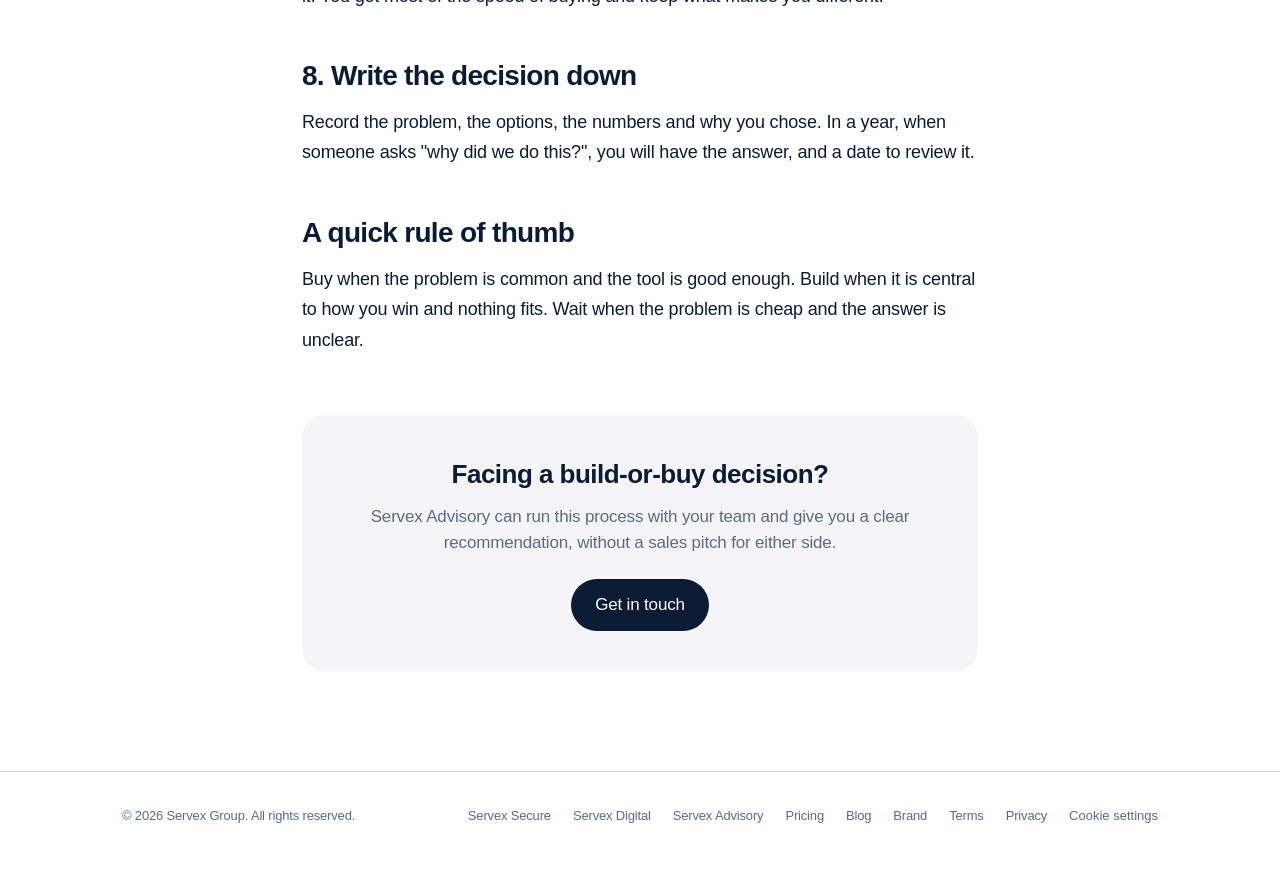
<file: blog/build-or-buy-software.html>
<!doctype html>
<html lang="en">
<head>
<meta charset="utf-8">
<script src="/consent.js?v=1"></script>
<!-- Google Analytics (GA4) -->
<script async src="https://www.googletagmanager.com/gtag/js?id=G-1CSWVTF1F6"></script>
<script>
window.dataLayer = window.dataLayer || [];
function gtag(){dataLayer.push(arguments);}
gtag('js', new Date());
gtag('config', 'G-1CSWVTF1F6');
</script>
<meta name="viewport" content="width=device-width, initial-scale=1">
<meta name="theme-color" content="#ffffff" media="(prefers-color-scheme: light)">
<meta name="theme-color" content="#060d1a" media="(prefers-color-scheme: dark)">
<link rel="icon" href="/favicon.svg" type="image/svg+xml">
<link rel="apple-touch-icon" href="/logo-512.png">
<link rel="stylesheet" href="/styles.css?v=5">
<title>Build or buy? How to decide on new software · Servex Group</title>
<meta name="description" content="A simple framework for deciding whether to build custom software, buy an existing tool, or wait, before you commit money and months.">
<link rel="canonical" href="https://servexgroup.com/blog/build-or-buy-software">
<meta property="og:site_name" content="Servex Group">
<meta property="og:title" content="Build or buy? How to decide on new software">
<meta property="og:description" content="A simple framework for deciding whether to build custom software, buy an existing tool, or wait, before you commit money and months.">
<meta property="og:type" content="article">
<meta property="og:url" content="https://servexgroup.com/blog/build-or-buy-software">
<meta property="og:image" content="https://servexgroup.com/logo-512.png">
<meta property="article:published_time" content="2026-11-17">
<meta name="twitter:card" content="summary">
<script type="application/ld+json">
{
  "@context": "https://schema.org",
  "@type": "BlogPosting",
  "headline": "Build or buy? How to decide on new software",
  "description": "A simple framework for deciding whether to build custom software, buy an existing tool, or wait, before you commit money and months.",
  "datePublished": "2026-11-17",
  "dateModified": "2026-11-17",
  "mainEntityOfPage": "https://servexgroup.com/blog/build-or-buy-software",
  "image": "https://servexgroup.com/logo-512.png",
  "author": {"@type": "Organization", "name": "Servex Advisory", "url": "https://servexgroup.com/"},
  "publisher": {"@type": "Organization", "@id": "https://servexgroup.com/#organization", "name": "Servex Group", "logo": {"@type": "ImageObject", "url": "https://servexgroup.com/logo-512.png"}},
  "isPartOf": {"@id": "https://servexgroup.com/blog/#blog"}
}
</script>
<script type="application/ld+json">
{
  "@context": "https://schema.org",
  "@type": "BreadcrumbList",
  "itemListElement": [
    {"@type": "ListItem", "position": 1, "name": "Home", "item": "https://servexgroup.com/"},
    {"@type": "ListItem", "position": 2, "name": "Blog", "item": "https://servexgroup.com/blog/"},
    {"@type": "ListItem", "position": 3, "name": "Build or buy? How to decide on new software", "item": "https://servexgroup.com/blog/build-or-buy-software"}
  ]
}
</script>
</head>
<body>

<header class="nav">
  <div class="wrap">
    <a href="/" class="brand" aria-label="Servex Group home">
      <svg xmlns="http://www.w3.org/2000/svg" viewBox="0 0 176.0 30.0" width="176" height="30" role="img" aria-label="Servex"><path d="M13.9 30.8Q9.9 30.8 7.2 29.5Q4.5 28.2 3 26Q1.6 23.8 1.6 20.9H7.3Q7.3 22.1 8 23.2Q8.6 24.4 10.1 25.1Q11.5 25.8 13.9 25.8Q16.1 25.8 17.5 25.2Q18.9 24.5 19.6 23.5Q20.3 22.5 20.3 21.2Q20.3 19.6 19 18.7Q17.6 17.7 14.8 17.5L12.2 17.3Q7.8 16.9 5.3 14.6Q2.7 12.2 2.7 8.4Q2.7 5.5 4.1 3.5Q5.4 1.4 7.9 0.3Q10.3 -0.9 13.6 -0.9Q17 -0.9 19.5 0.3Q21.9 1.5 23.3 3.7Q24.7 5.8 24.7 8.8H18.9Q18.9 7.5 18.3 6.5Q17.8 5.4 16.6 4.8Q15.4 4.2 13.6 4.2Q11.9 4.2 10.7 4.7Q9.6 5.3 9 6.3Q8.4 7.3 8.4 8.4Q8.4 9.8 9.5 10.9Q10.5 11.9 12.7 12.1L15.3 12.3Q18.5 12.6 21 13.7Q23.4 14.8 24.7 16.7Q26.1 18.6 26.1 21.2Q26.1 24.1 24.6 26.2Q23.1 28.4 20.4 29.6Q17.6 30.8 13.9 30.8ZM33.5 30V0H51.6V4.9H39.2V12.3H50.9V17.2H39.2V25.1H51.9V30ZM60 30V-0.2H71.1Q74.8 -0.2 77.4 0.9Q80.1 1.9 81.5 4.1Q82.9 6.3 82.9 9.6V10.2Q82.9 13.6 81.5 15.7Q80 17.8 77.4 18.9Q77.3 18.9 77.1 19L85.2 30H78.3L71.3 20Q71.2 20 71.1 20H65.8V30ZM65.8 4.8V15.2H71.8Q73.4 15.2 74.5 14.6Q75.7 13.9 76.4 12.7Q77 11.5 77 10Q77 8.5 76.4 7.3Q75.7 6.1 74.5 5.4Q73.4 4.8 71.8 4.8ZM98.4 30 88.8 0H94.8L102.5 25.2H104L111 0H116.9L108 30ZM123.7 30V0H141.8V4.9H129.4V12.3H141.1V17.2H129.4V25.1H142.2V30Z" fill="currentColor"/><g transform="translate(138.13 -6.82) scale(0.6818)"><defs><mask id="mnav" maskUnits="userSpaceOnUse" x="0" y="0" width="64" height="64"><rect width="64" height="64" fill="#fff"/><path d="M10 10H23L54 54H41Z" fill="#000" stroke="#000" stroke-width="7" stroke-linejoin="round"/></mask></defs><path d="M41 10H54L23 54H10Z" fill="#1E5EFF" mask="url(#mnav)"/><path d="M10 10H23L54 54H41Z" fill="currentColor"/></g></svg>
      <span class="sub">Group</span>
    </a>
    <ul id="site-menu">
      <li><a href="/#secure">Cybersecurity</a></li>
      <li><a href="/#digital">Development</a></li>
      <li><a href="/#advisory">Consulting</a></li>
      <li><a href="/pricing/">Pricing</a></li>
      <li><a href="/blog/" aria-current="page">Blog</a></li>
    </ul>
    <a href="/#contact" class="cta">Contact</a>
    <button type="button" class="nav-toggle" aria-controls="site-menu" aria-expanded="false" aria-label="Open menu"><svg class="i-open" viewBox="0 0 24 24" fill="none" stroke="currentColor" stroke-width="1.8" stroke-linecap="round" aria-hidden="true"><path d="M4 7h16M4 12h16M4 17h16"/></svg><svg class="i-close" viewBox="0 0 24 24" fill="none" stroke="currentColor" stroke-width="1.8" stroke-linecap="round" aria-hidden="true"><path d="M6 6l12 12M18 6L6 18"/></svg></button>
  </div>
</header>

<main>
  <article class="post">
    <div class="wrap post-wrap">
      <nav class="crumbs" aria-label="Breadcrumb"><a href="/">Home</a> › <a href="/blog/">Blog</a></nav>
      <p class="post-meta"><span class="post-tag t-advisory">Consulting</span><time datetime="2026-11-17">November 17, 2026</time></p>
      <h1>Build or buy? How to decide on new software</h1>
      <p class="post-lead">"Should we build this ourselves?" is one of the most expensive questions a business answers casually. A good decision takes an afternoon. A bad one can cost a year. Here is how we work through it with clients.</p>

      <div class="post-body">
        <h2>1. Name the problem, not the solution</h2>
        <p>"We need a CRM" is a solution. "We lose track of leads after the first call" is a problem. Write the problem in one sentence, and how you will know it is solved.</p>

        <h2>2. Price the status quo</h2>
        <p>What does the problem cost today, in hours, lost sales or mistakes? If the honest answer is "not much," the best option may be to wait.</p>

        <h2>3. Ask whether it sets you apart</h2>
        <p>Build what makes you different. Buy what makes you normal. Payroll, email and accounting rarely win you customers, so buy them. A pricing engine or customer experience that nobody else offers may be worth building.</p>

        <h2>4. Compare the full cost over three years</h2>
        <p>For buying: licences per user, setup, training, integrations and price increases. For building: design, development, hosting, security, support and the people needed to maintain it. Custom software is never finished, so budget for upkeep every year.</p>

        <h2>5. Compare time to value</h2>
        <p>An existing tool can often be running in weeks. A custom build usually takes months before anyone uses it. Ask what that delay costs you.</p>

        <h2>6. Check the exit</h2>
        <p>Can you export your data in a usable format? What happens if the vendor raises prices or shuts down? If you build, who can maintain the code if a developer leaves?</p>

        <h2>7. Consider the middle path</h2>
        <p>The answer is often both: buy a solid platform and build a small, custom layer on top of it. You get most of the speed of buying and keep what makes you different.</p>

        <h2>8. Write the decision down</h2>
        <p>Record the problem, the options, the numbers and why you chose. In a year, when someone asks "why did we do this?", you will have the answer, and a date to review it.</p>

        <h2>A quick rule of thumb</h2>
        <p>Buy when the problem is common and the tool is good enough. Build when it is central to how you win and nothing fits. Wait when the problem is cheap and the answer is unclear.</p>
      </div>

      <aside class="post-cta">
        <h2>Facing a build-or-buy decision?</h2>
        <p>Servex Advisory can run this process with your team and give you a clear recommendation, without a sales pitch for either side.</p>
        <a class="btn btn-primary" href="mailto:info@servexgroup.com?subject=Project%20inquiry">Get in touch</a>
      </aside>
    </div>
  </article>
</main>

<footer>
  <div class="wrap">
    <span>© <span id="yr">2026</span> Servex Group. All rights reserved.</span>
    <nav>
      <a href="/#secure">Servex Secure</a>
      <a href="/#digital">Servex Digital</a>
      <a href="/#advisory">Servex Advisory</a>
      <a href="/pricing/">Pricing</a>
      <a href="/blog/">Blog</a>
      <a href="/brand">Brand</a>
      <a href="/terms">Terms</a>
      <a href="/privacy">Privacy</a>
      <button type="button" class="link-button" data-cookie-settings>Cookie settings</button>
    </nav>
  </div>
</footer>

<script>document.getElementById('yr').textContent = new Date().getFullYear();</script>
<script src="/site.js?v=1" defer></script>
</body>
</html>
</file>
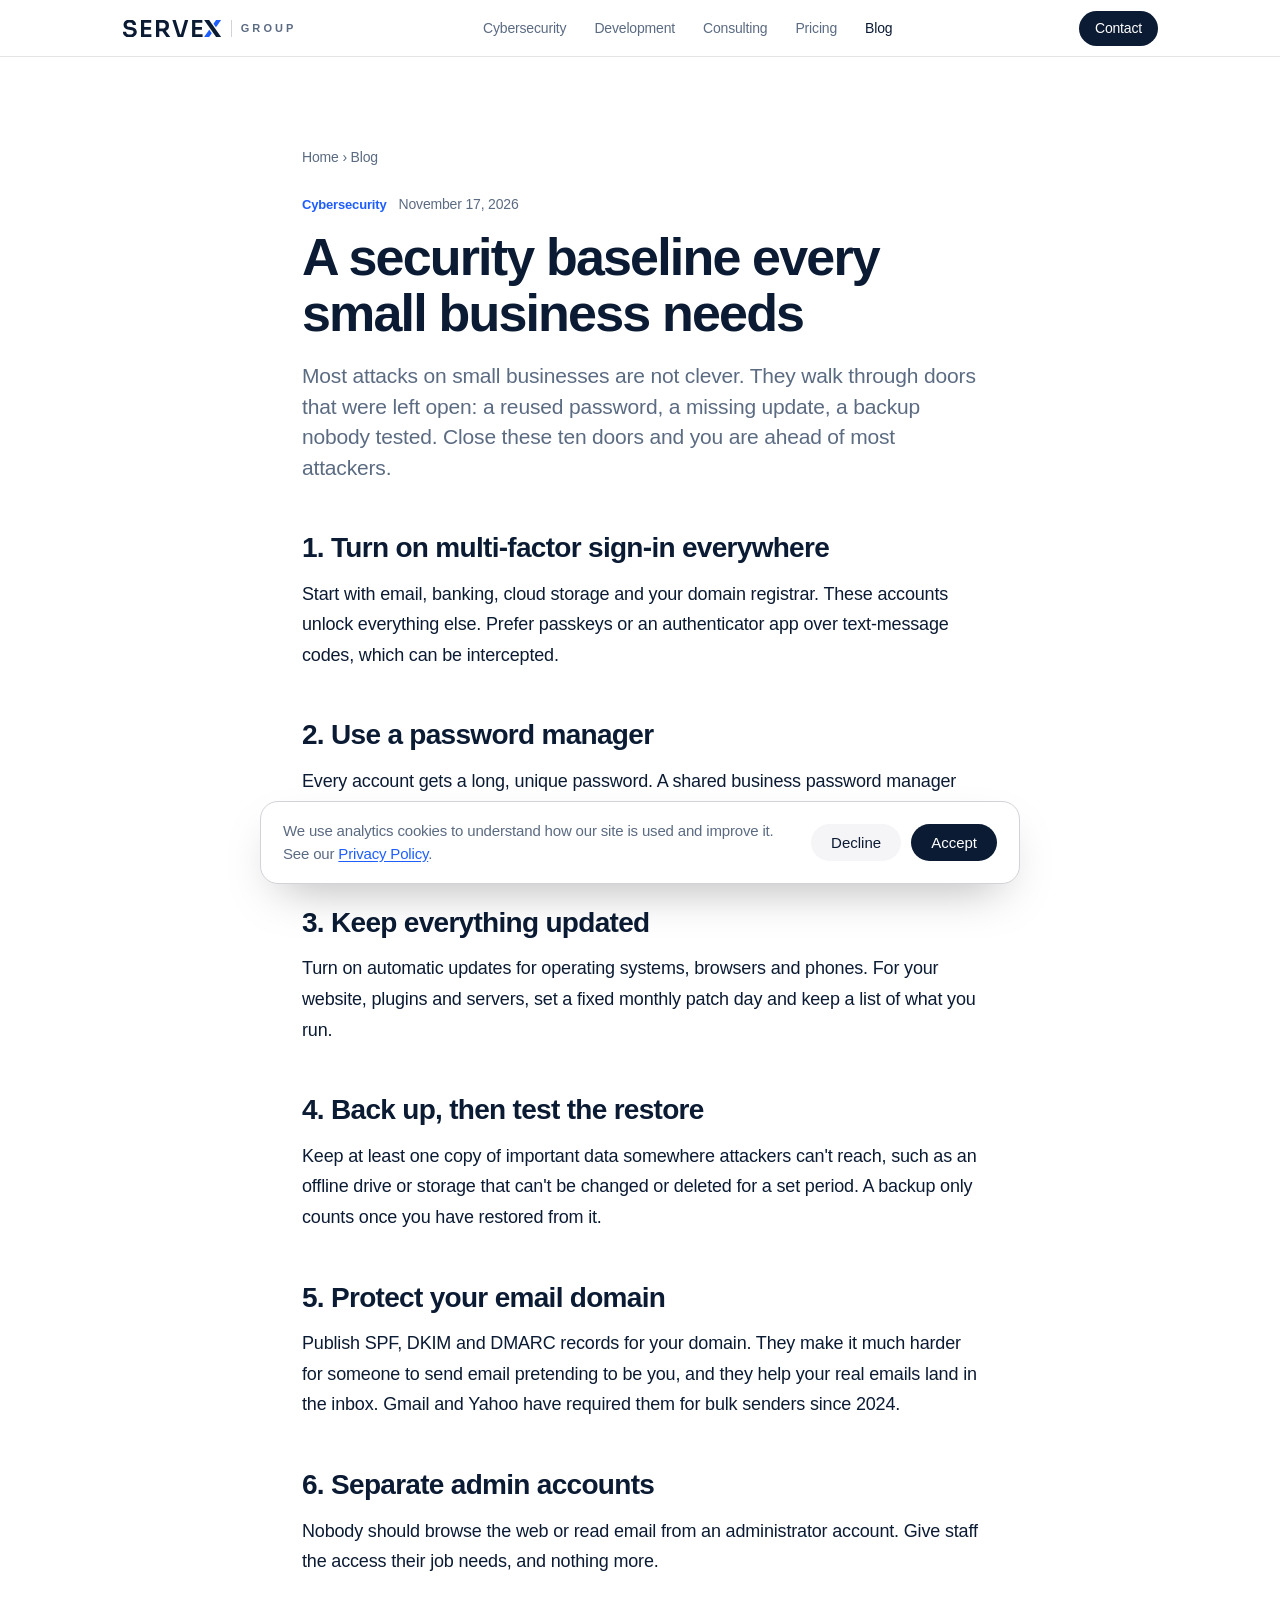
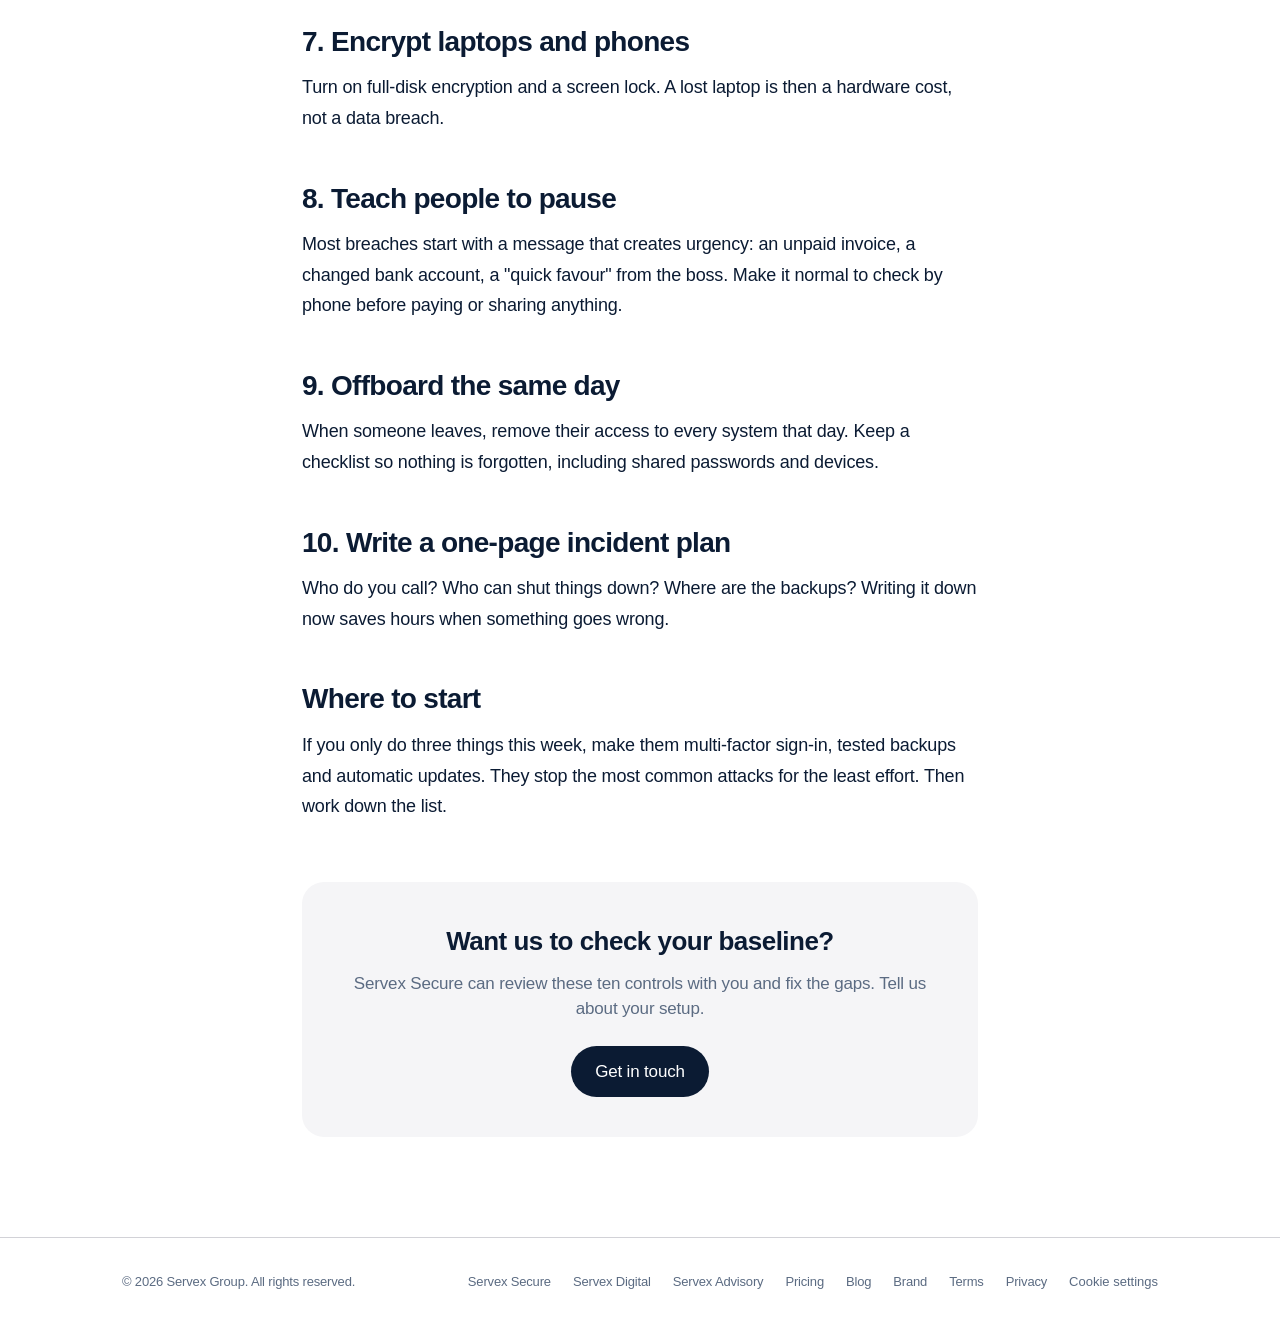
<file: blog/small-business-security-baseline.html>
<!doctype html>
<html lang="en">
<head>
<meta charset="utf-8">
<script src="/consent.js?v=1"></script>
<!-- Google Analytics (GA4) -->
<script async src="https://www.googletagmanager.com/gtag/js?id=G-1CSWVTF1F6"></script>
<script>
window.dataLayer = window.dataLayer || [];
function gtag(){dataLayer.push(arguments);}
gtag('js', new Date());
gtag('config', 'G-1CSWVTF1F6');
</script>
<meta name="viewport" content="width=device-width, initial-scale=1">
<meta name="theme-color" content="#ffffff" media="(prefers-color-scheme: light)">
<meta name="theme-color" content="#060d1a" media="(prefers-color-scheme: dark)">
<link rel="icon" href="/favicon.svg" type="image/svg+xml">
<link rel="apple-touch-icon" href="/logo-512.png">
<link rel="stylesheet" href="/styles.css?v=5">
<title>A security baseline every small business needs · Servex Group</title>
<meta name="description" content="Ten practical security controls that stop most attacks on small businesses, from multi-factor sign-in and backups to email protection.">
<link rel="canonical" href="https://servexgroup.com/blog/small-business-security-baseline">
<meta property="og:site_name" content="Servex Group">
<meta property="og:title" content="A security baseline every small business needs">
<meta property="og:description" content="Ten practical security controls that stop most attacks on small businesses, from multi-factor sign-in and backups to email protection.">
<meta property="og:type" content="article">
<meta property="og:url" content="https://servexgroup.com/blog/small-business-security-baseline">
<meta property="og:image" content="https://servexgroup.com/logo-512.png">
<meta property="article:published_time" content="2026-11-17">
<meta name="twitter:card" content="summary">
<script type="application/ld+json">
{
  "@context": "https://schema.org",
  "@type": "BlogPosting",
  "headline": "A security baseline every small business needs",
  "description": "Ten practical security controls that stop most attacks on small businesses, from multi-factor sign-in and backups to email protection.",
  "datePublished": "2026-11-17",
  "dateModified": "2026-11-17",
  "mainEntityOfPage": "https://servexgroup.com/blog/small-business-security-baseline",
  "image": "https://servexgroup.com/logo-512.png",
  "author": {"@type": "Organization", "name": "Servex Secure", "url": "https://servexgroup.com/"},
  "publisher": {"@type": "Organization", "@id": "https://servexgroup.com/#organization", "name": "Servex Group", "logo": {"@type": "ImageObject", "url": "https://servexgroup.com/logo-512.png"}},
  "isPartOf": {"@id": "https://servexgroup.com/blog/#blog"}
}
</script>
<script type="application/ld+json">
{
  "@context": "https://schema.org",
  "@type": "BreadcrumbList",
  "itemListElement": [
    {"@type": "ListItem", "position": 1, "name": "Home", "item": "https://servexgroup.com/"},
    {"@type": "ListItem", "position": 2, "name": "Blog", "item": "https://servexgroup.com/blog/"},
    {"@type": "ListItem", "position": 3, "name": "A security baseline every small business needs", "item": "https://servexgroup.com/blog/small-business-security-baseline"}
  ]
}
</script>
</head>
<body>

<header class="nav">
  <div class="wrap">
    <a href="/" class="brand" aria-label="Servex Group home">
      <svg xmlns="http://www.w3.org/2000/svg" viewBox="0 0 176.0 30.0" width="176" height="30" role="img" aria-label="Servex"><path d="M13.9 30.8Q9.9 30.8 7.2 29.5Q4.5 28.2 3 26Q1.6 23.8 1.6 20.9H7.3Q7.3 22.1 8 23.2Q8.6 24.4 10.1 25.1Q11.5 25.8 13.9 25.8Q16.1 25.8 17.5 25.2Q18.9 24.5 19.6 23.5Q20.3 22.5 20.3 21.2Q20.3 19.6 19 18.7Q17.6 17.7 14.8 17.5L12.2 17.3Q7.8 16.9 5.3 14.6Q2.7 12.2 2.7 8.4Q2.7 5.5 4.1 3.5Q5.4 1.4 7.9 0.3Q10.3 -0.9 13.6 -0.9Q17 -0.9 19.5 0.3Q21.9 1.5 23.3 3.7Q24.7 5.8 24.7 8.8H18.9Q18.9 7.5 18.3 6.5Q17.8 5.4 16.6 4.8Q15.4 4.2 13.6 4.2Q11.9 4.2 10.7 4.7Q9.6 5.3 9 6.3Q8.4 7.3 8.4 8.4Q8.4 9.8 9.5 10.9Q10.5 11.9 12.7 12.1L15.3 12.3Q18.5 12.6 21 13.7Q23.4 14.8 24.7 16.7Q26.1 18.6 26.1 21.2Q26.1 24.1 24.6 26.2Q23.1 28.4 20.4 29.6Q17.6 30.8 13.9 30.8ZM33.5 30V0H51.6V4.9H39.2V12.3H50.9V17.2H39.2V25.1H51.9V30ZM60 30V-0.2H71.1Q74.8 -0.2 77.4 0.9Q80.1 1.9 81.5 4.1Q82.9 6.3 82.9 9.6V10.2Q82.9 13.6 81.5 15.7Q80 17.8 77.4 18.9Q77.3 18.9 77.1 19L85.2 30H78.3L71.3 20Q71.2 20 71.1 20H65.8V30ZM65.8 4.8V15.2H71.8Q73.4 15.2 74.5 14.6Q75.7 13.9 76.4 12.7Q77 11.5 77 10Q77 8.5 76.4 7.3Q75.7 6.1 74.5 5.4Q73.4 4.8 71.8 4.8ZM98.4 30 88.8 0H94.8L102.5 25.2H104L111 0H116.9L108 30ZM123.7 30V0H141.8V4.9H129.4V12.3H141.1V17.2H129.4V25.1H142.2V30Z" fill="currentColor"/><g transform="translate(138.13 -6.82) scale(0.6818)"><defs><mask id="mnav" maskUnits="userSpaceOnUse" x="0" y="0" width="64" height="64"><rect width="64" height="64" fill="#fff"/><path d="M10 10H23L54 54H41Z" fill="#000" stroke="#000" stroke-width="7" stroke-linejoin="round"/></mask></defs><path d="M41 10H54L23 54H10Z" fill="#1E5EFF" mask="url(#mnav)"/><path d="M10 10H23L54 54H41Z" fill="currentColor"/></g></svg>
      <span class="sub">Group</span>
    </a>
    <ul id="site-menu">
      <li><a href="/#secure">Cybersecurity</a></li>
      <li><a href="/#digital">Development</a></li>
      <li><a href="/#advisory">Consulting</a></li>
      <li><a href="/pricing/">Pricing</a></li>
      <li><a href="/blog/" aria-current="page">Blog</a></li>
    </ul>
    <a href="/#contact" class="cta">Contact</a>
    <button type="button" class="nav-toggle" aria-controls="site-menu" aria-expanded="false" aria-label="Open menu"><svg class="i-open" viewBox="0 0 24 24" fill="none" stroke="currentColor" stroke-width="1.8" stroke-linecap="round" aria-hidden="true"><path d="M4 7h16M4 12h16M4 17h16"/></svg><svg class="i-close" viewBox="0 0 24 24" fill="none" stroke="currentColor" stroke-width="1.8" stroke-linecap="round" aria-hidden="true"><path d="M6 6l12 12M18 6L6 18"/></svg></button>
  </div>
</header>

<main>
  <article class="post">
    <div class="wrap post-wrap">
      <nav class="crumbs" aria-label="Breadcrumb"><a href="/">Home</a> › <a href="/blog/">Blog</a></nav>
      <p class="post-meta"><span class="post-tag t-secure">Cybersecurity</span><time datetime="2026-11-17">November 17, 2026</time></p>
      <h1>A security baseline every small business needs</h1>
      <p class="post-lead">Most attacks on small businesses are not clever. They walk through doors that were left open: a reused password, a missing update, a backup nobody tested. Close these ten doors and you are ahead of most attackers.</p>

      <div class="post-body">
        <h2>1. Turn on multi-factor sign-in everywhere</h2>
        <p>Start with email, banking, cloud storage and your domain registrar. These accounts unlock everything else. Prefer passkeys or an authenticator app over text-message codes, which can be intercepted.</p>

        <h2>2. Use a password manager</h2>
        <p>Every account gets a long, unique password. A shared business password manager also means you can hand over or revoke access in one place when people join or leave.</p>

        <h2>3. Keep everything updated</h2>
        <p>Turn on automatic updates for operating systems, browsers and phones. For your website, plugins and servers, set a fixed monthly patch day and keep a list of what you run.</p>

        <h2>4. Back up, then test the restore</h2>
        <p>Keep at least one copy of important data somewhere attackers can't reach, such as an offline drive or storage that can't be changed or deleted for a set period. A backup only counts once you have restored from it.</p>

        <h2>5. Protect your email domain</h2>
        <p>Publish SPF, DKIM and DMARC records for your domain. They make it much harder for someone to send email pretending to be you, and they help your real emails land in the inbox. Gmail and Yahoo have required them for bulk senders since 2024.</p>

        <h2>6. Separate admin accounts</h2>
        <p>Nobody should browse the web or read email from an administrator account. Give staff the access their job needs, and nothing more.</p>

        <h2>7. Encrypt laptops and phones</h2>
        <p>Turn on full-disk encryption and a screen lock. A lost laptop is then a hardware cost, not a data breach.</p>

        <h2>8. Teach people to pause</h2>
        <p>Most breaches start with a message that creates urgency: an unpaid invoice, a changed bank account, a "quick favour" from the boss. Make it normal to check by phone before paying or sharing anything.</p>

        <h2>9. Offboard the same day</h2>
        <p>When someone leaves, remove their access to every system that day. Keep a checklist so nothing is forgotten, including shared passwords and devices.</p>

        <h2>10. Write a one-page incident plan</h2>
        <p>Who do you call? Who can shut things down? Where are the backups? Writing it down now saves hours when something goes wrong.</p>

        <h2>Where to start</h2>
        <p>If you only do three things this week, make them multi-factor sign-in, tested backups and automatic updates. They stop the most common attacks for the least effort. Then work down the list.</p>
      </div>

      <aside class="post-cta">
        <h2>Want us to check your baseline?</h2>
        <p>Servex Secure can review these ten controls with you and fix the gaps. Tell us about your setup.</p>
        <a class="btn btn-primary" href="mailto:info@servexgroup.com?subject=Project%20inquiry">Get in touch</a>
      </aside>
    </div>
  </article>
</main>

<footer>
  <div class="wrap">
    <span>© <span id="yr">2026</span> Servex Group. All rights reserved.</span>
    <nav>
      <a href="/#secure">Servex Secure</a>
      <a href="/#digital">Servex Digital</a>
      <a href="/#advisory">Servex Advisory</a>
      <a href="/pricing/">Pricing</a>
      <a href="/blog/">Blog</a>
      <a href="/brand">Brand</a>
      <a href="/terms">Terms</a>
      <a href="/privacy">Privacy</a>
      <button type="button" class="link-button" data-cookie-settings>Cookie settings</button>
    </nav>
  </div>
</footer>

<script>document.getElementById('yr').textContent = new Date().getFullYear();</script>
<script src="/site.js?v=1" defer></script>
</body>
</html>
</file>
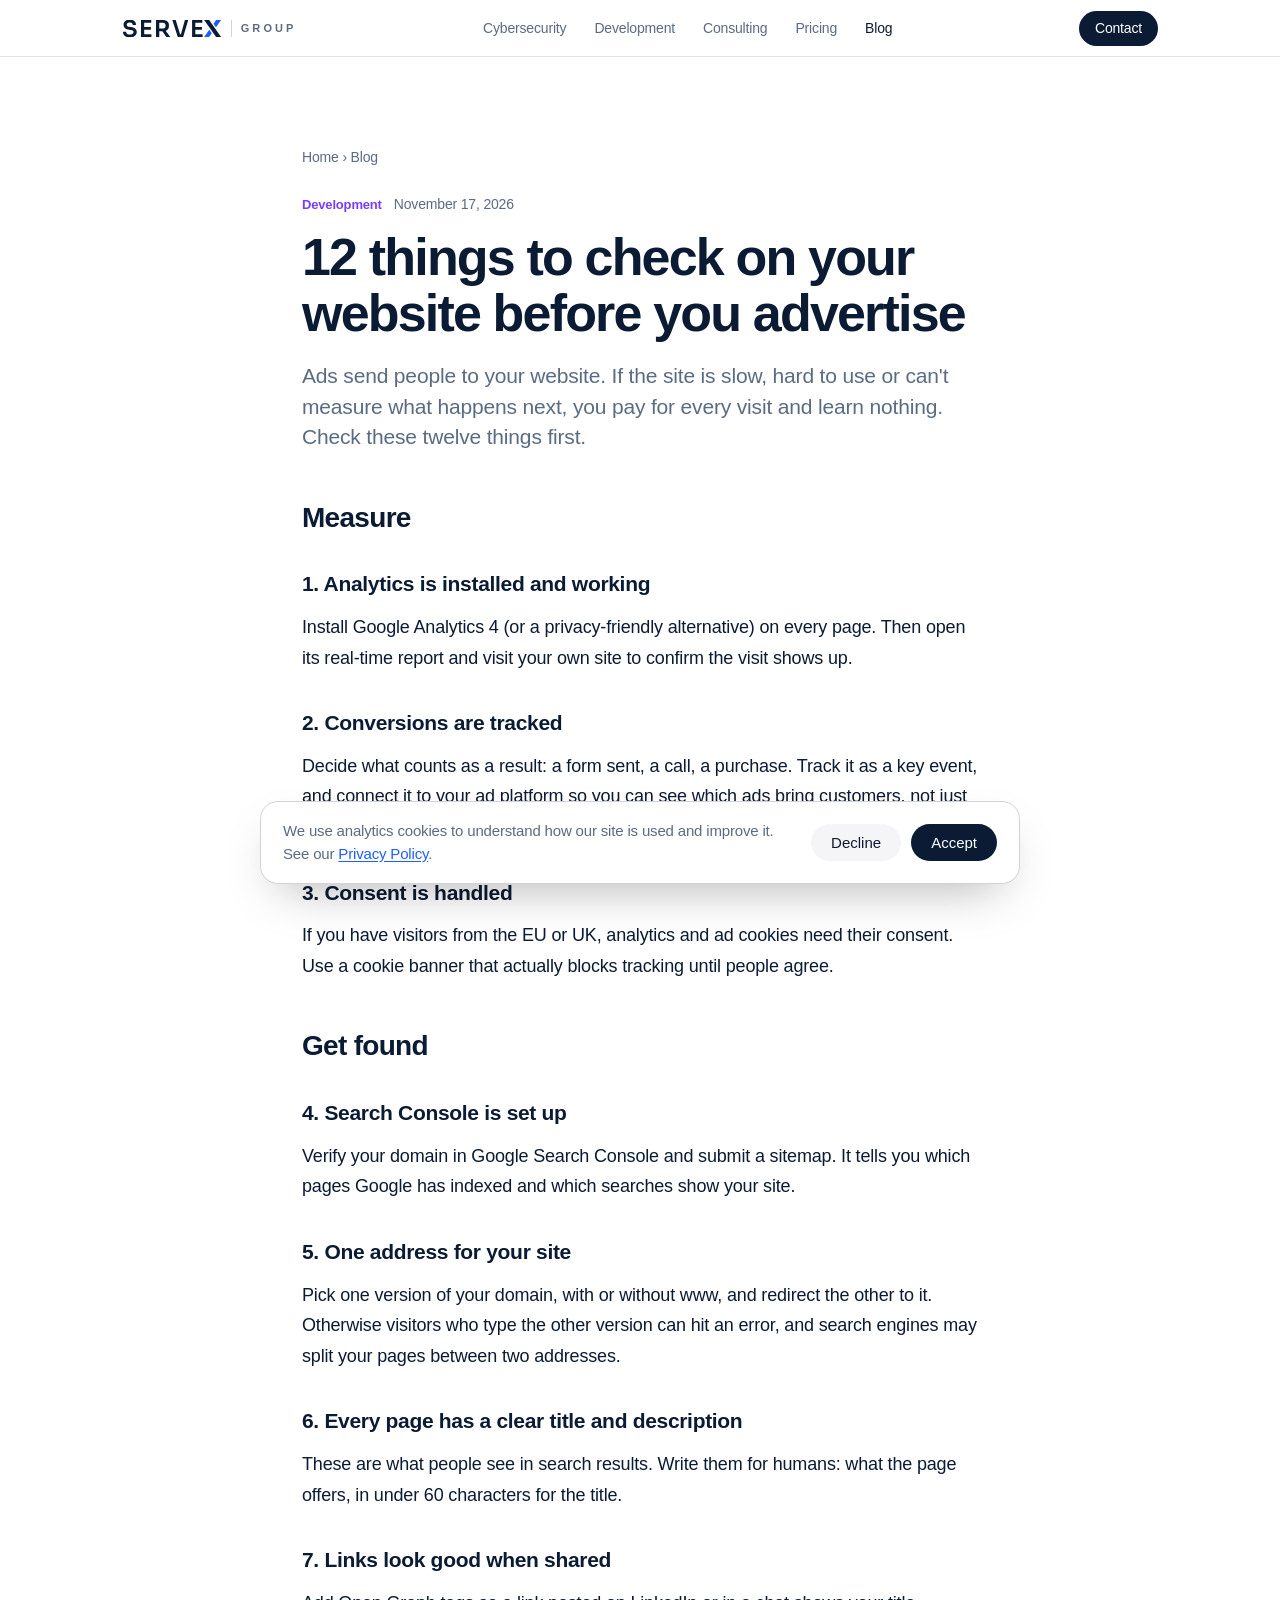
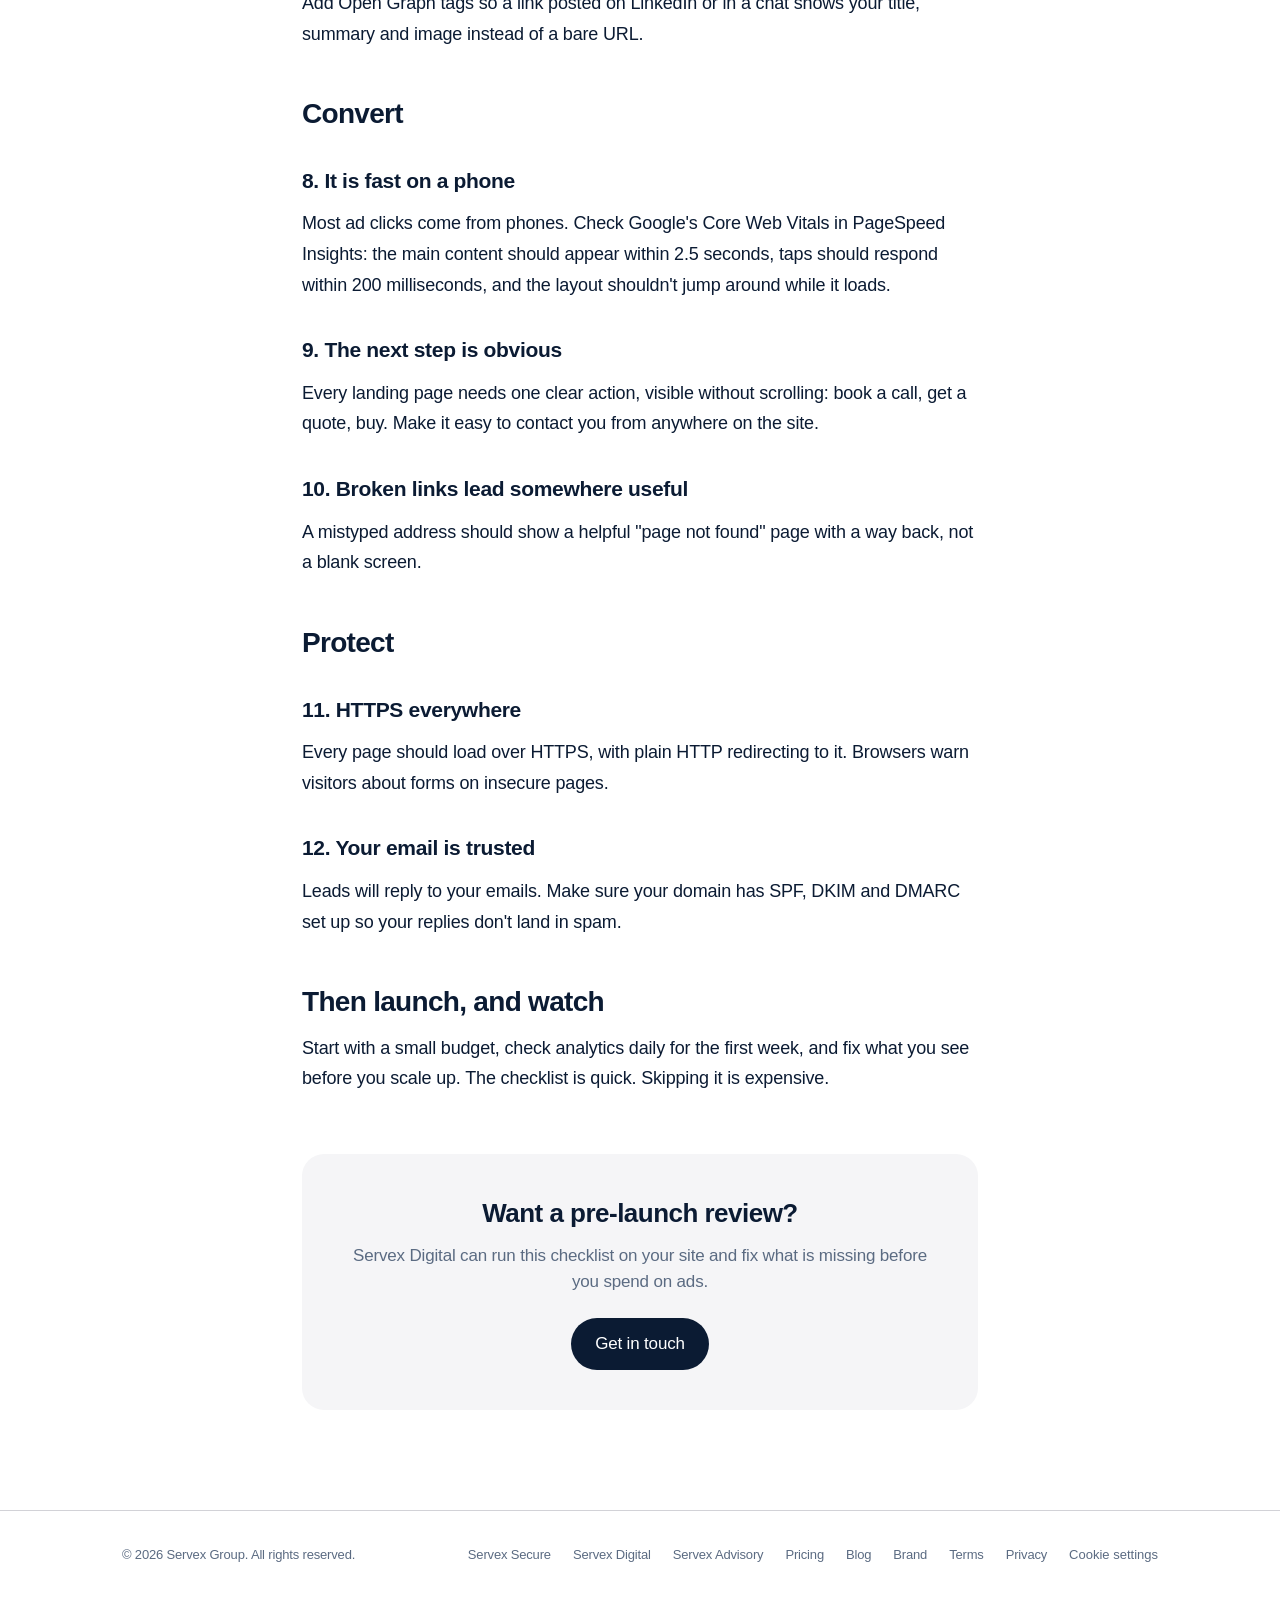
<file: blog/website-checklist-before-advertising.html>
<!doctype html>
<html lang="en">
<head>
<meta charset="utf-8">
<script src="/consent.js?v=1"></script>
<!-- Google Analytics (GA4) -->
<script async src="https://www.googletagmanager.com/gtag/js?id=G-1CSWVTF1F6"></script>
<script>
window.dataLayer = window.dataLayer || [];
function gtag(){dataLayer.push(arguments);}
gtag('js', new Date());
gtag('config', 'G-1CSWVTF1F6');
</script>
<meta name="viewport" content="width=device-width, initial-scale=1">
<meta name="theme-color" content="#ffffff" media="(prefers-color-scheme: light)">
<meta name="theme-color" content="#060d1a" media="(prefers-color-scheme: dark)">
<link rel="icon" href="/favicon.svg" type="image/svg+xml">
<link rel="apple-touch-icon" href="/logo-512.png">
<link rel="stylesheet" href="/styles.css?v=5">
<title>12 things to check on your website before you advertise · Servex Group</title>
<meta name="description" content="Before you pay for ads, make sure your website can measure, convert and get found. A practical launch checklist for business websites.">
<link rel="canonical" href="https://servexgroup.com/blog/website-checklist-before-advertising">
<meta property="og:site_name" content="Servex Group">
<meta property="og:title" content="12 things to check on your website before you advertise">
<meta property="og:description" content="Before you pay for ads, make sure your website can measure, convert and get found. A practical launch checklist for business websites.">
<meta property="og:type" content="article">
<meta property="og:url" content="https://servexgroup.com/blog/website-checklist-before-advertising">
<meta property="og:image" content="https://servexgroup.com/logo-512.png">
<meta property="article:published_time" content="2026-11-17">
<meta name="twitter:card" content="summary">
<script type="application/ld+json">
{
  "@context": "https://schema.org",
  "@type": "BlogPosting",
  "headline": "12 things to check on your website before you advertise",
  "description": "Before you pay for ads, make sure your website can measure, convert and get found. A practical launch checklist for business websites.",
  "datePublished": "2026-11-17",
  "dateModified": "2026-11-17",
  "mainEntityOfPage": "https://servexgroup.com/blog/website-checklist-before-advertising",
  "image": "https://servexgroup.com/logo-512.png",
  "author": {"@type": "Organization", "name": "Servex Digital", "url": "https://servexgroup.com/"},
  "publisher": {"@type": "Organization", "@id": "https://servexgroup.com/#organization", "name": "Servex Group", "logo": {"@type": "ImageObject", "url": "https://servexgroup.com/logo-512.png"}},
  "isPartOf": {"@id": "https://servexgroup.com/blog/#blog"}
}
</script>
<script type="application/ld+json">
{
  "@context": "https://schema.org",
  "@type": "BreadcrumbList",
  "itemListElement": [
    {"@type": "ListItem", "position": 1, "name": "Home", "item": "https://servexgroup.com/"},
    {"@type": "ListItem", "position": 2, "name": "Blog", "item": "https://servexgroup.com/blog/"},
    {"@type": "ListItem", "position": 3, "name": "12 things to check on your website before you advertise", "item": "https://servexgroup.com/blog/website-checklist-before-advertising"}
  ]
}
</script>
</head>
<body>

<header class="nav">
  <div class="wrap">
    <a href="/" class="brand" aria-label="Servex Group home">
      <svg xmlns="http://www.w3.org/2000/svg" viewBox="0 0 176.0 30.0" width="176" height="30" role="img" aria-label="Servex"><path d="M13.9 30.8Q9.9 30.8 7.2 29.5Q4.5 28.2 3 26Q1.6 23.8 1.6 20.9H7.3Q7.3 22.1 8 23.2Q8.6 24.4 10.1 25.1Q11.5 25.8 13.9 25.8Q16.1 25.8 17.5 25.2Q18.9 24.5 19.6 23.5Q20.3 22.5 20.3 21.2Q20.3 19.6 19 18.7Q17.6 17.7 14.8 17.5L12.2 17.3Q7.8 16.9 5.3 14.6Q2.7 12.2 2.7 8.4Q2.7 5.5 4.1 3.5Q5.4 1.4 7.9 0.3Q10.3 -0.9 13.6 -0.9Q17 -0.9 19.5 0.3Q21.9 1.5 23.3 3.7Q24.7 5.8 24.7 8.8H18.9Q18.9 7.5 18.3 6.5Q17.8 5.4 16.6 4.8Q15.4 4.2 13.6 4.2Q11.9 4.2 10.7 4.7Q9.6 5.3 9 6.3Q8.4 7.3 8.4 8.4Q8.4 9.8 9.5 10.9Q10.5 11.9 12.7 12.1L15.3 12.3Q18.5 12.6 21 13.7Q23.4 14.8 24.7 16.7Q26.1 18.6 26.1 21.2Q26.1 24.1 24.6 26.2Q23.1 28.4 20.4 29.6Q17.6 30.8 13.9 30.8ZM33.5 30V0H51.6V4.9H39.2V12.3H50.9V17.2H39.2V25.1H51.9V30ZM60 30V-0.2H71.1Q74.8 -0.2 77.4 0.9Q80.1 1.9 81.5 4.1Q82.9 6.3 82.9 9.6V10.2Q82.9 13.6 81.5 15.7Q80 17.8 77.4 18.9Q77.3 18.9 77.1 19L85.2 30H78.3L71.3 20Q71.2 20 71.1 20H65.8V30ZM65.8 4.8V15.2H71.8Q73.4 15.2 74.5 14.6Q75.7 13.9 76.4 12.7Q77 11.5 77 10Q77 8.5 76.4 7.3Q75.7 6.1 74.5 5.4Q73.4 4.8 71.8 4.8ZM98.4 30 88.8 0H94.8L102.5 25.2H104L111 0H116.9L108 30ZM123.7 30V0H141.8V4.9H129.4V12.3H141.1V17.2H129.4V25.1H142.2V30Z" fill="currentColor"/><g transform="translate(138.13 -6.82) scale(0.6818)"><defs><mask id="mnav" maskUnits="userSpaceOnUse" x="0" y="0" width="64" height="64"><rect width="64" height="64" fill="#fff"/><path d="M10 10H23L54 54H41Z" fill="#000" stroke="#000" stroke-width="7" stroke-linejoin="round"/></mask></defs><path d="M41 10H54L23 54H10Z" fill="#1E5EFF" mask="url(#mnav)"/><path d="M10 10H23L54 54H41Z" fill="currentColor"/></g></svg>
      <span class="sub">Group</span>
    </a>
    <ul id="site-menu">
      <li><a href="/#secure">Cybersecurity</a></li>
      <li><a href="/#digital">Development</a></li>
      <li><a href="/#advisory">Consulting</a></li>
      <li><a href="/pricing/">Pricing</a></li>
      <li><a href="/blog/" aria-current="page">Blog</a></li>
    </ul>
    <a href="/#contact" class="cta">Contact</a>
    <button type="button" class="nav-toggle" aria-controls="site-menu" aria-expanded="false" aria-label="Open menu"><svg class="i-open" viewBox="0 0 24 24" fill="none" stroke="currentColor" stroke-width="1.8" stroke-linecap="round" aria-hidden="true"><path d="M4 7h16M4 12h16M4 17h16"/></svg><svg class="i-close" viewBox="0 0 24 24" fill="none" stroke="currentColor" stroke-width="1.8" stroke-linecap="round" aria-hidden="true"><path d="M6 6l12 12M18 6L6 18"/></svg></button>
  </div>
</header>

<main>
  <article class="post">
    <div class="wrap post-wrap">
      <nav class="crumbs" aria-label="Breadcrumb"><a href="/">Home</a> › <a href="/blog/">Blog</a></nav>
      <p class="post-meta"><span class="post-tag t-digital">Development</span><time datetime="2026-11-17">November 17, 2026</time></p>
      <h1>12 things to check on your website before you advertise</h1>
      <p class="post-lead">Ads send people to your website. If the site is slow, hard to use or can't measure what happens next, you pay for every visit and learn nothing. Check these twelve things first.</p>

      <div class="post-body">
        <h2>Measure</h2>
        <h3>1. Analytics is installed and working</h3>
        <p>Install Google Analytics 4 (or a privacy-friendly alternative) on every page. Then open its real-time report and visit your own site to confirm the visit shows up.</p>
        <h3>2. Conversions are tracked</h3>
        <p>Decide what counts as a result: a form sent, a call, a purchase. Track it as a key event, and connect it to your ad platform so you can see which ads bring customers, not just clicks.</p>
        <h3>3. Consent is handled</h3>
        <p>If you have visitors from the EU or UK, analytics and ad cookies need their consent. Use a cookie banner that actually blocks tracking until people agree.</p>

        <h2>Get found</h2>
        <h3>4. Search Console is set up</h3>
        <p>Verify your domain in Google Search Console and submit a sitemap. It tells you which pages Google has indexed and which searches show your site.</p>
        <h3>5. One address for your site</h3>
        <p>Pick one version of your domain, with or without www, and redirect the other to it. Otherwise visitors who type the other version can hit an error, and search engines may split your pages between two addresses.</p>
        <h3>6. Every page has a clear title and description</h3>
        <p>These are what people see in search results. Write them for humans: what the page offers, in under 60 characters for the title.</p>
        <h3>7. Links look good when shared</h3>
        <p>Add Open Graph tags so a link posted on LinkedIn or in a chat shows your title, summary and image instead of a bare URL.</p>

        <h2>Convert</h2>
        <h3>8. It is fast on a phone</h3>
        <p>Most ad clicks come from phones. Check Google's Core Web Vitals in PageSpeed Insights: the main content should appear within 2.5 seconds, taps should respond within 200 milliseconds, and the layout shouldn't jump around while it loads.</p>
        <h3>9. The next step is obvious</h3>
        <p>Every landing page needs one clear action, visible without scrolling: book a call, get a quote, buy. Make it easy to contact you from anywhere on the site.</p>
        <h3>10. Broken links lead somewhere useful</h3>
        <p>A mistyped address should show a helpful "page not found" page with a way back, not a blank screen.</p>

        <h2>Protect</h2>
        <h3>11. HTTPS everywhere</h3>
        <p>Every page should load over HTTPS, with plain HTTP redirecting to it. Browsers warn visitors about forms on insecure pages.</p>
        <h3>12. Your email is trusted</h3>
        <p>Leads will reply to your emails. Make sure your domain has SPF, DKIM and DMARC set up so your replies don't land in spam.</p>

        <h2>Then launch, and watch</h2>
        <p>Start with a small budget, check analytics daily for the first week, and fix what you see before you scale up. The checklist is quick. Skipping it is expensive.</p>
      </div>

      <aside class="post-cta">
        <h2>Want a pre-launch review?</h2>
        <p>Servex Digital can run this checklist on your site and fix what is missing before you spend on ads.</p>
        <a class="btn btn-primary" href="mailto:info@servexgroup.com?subject=Project%20inquiry">Get in touch</a>
      </aside>
    </div>
  </article>
</main>

<footer>
  <div class="wrap">
    <span>© <span id="yr">2026</span> Servex Group. All rights reserved.</span>
    <nav>
      <a href="/#secure">Servex Secure</a>
      <a href="/#digital">Servex Digital</a>
      <a href="/#advisory">Servex Advisory</a>
      <a href="/pricing/">Pricing</a>
      <a href="/blog/">Blog</a>
      <a href="/brand">Brand</a>
      <a href="/terms">Terms</a>
      <a href="/privacy">Privacy</a>
      <button type="button" class="link-button" data-cookie-settings>Cookie settings</button>
    </nav>
  </div>
</footer>

<script>document.getElementById('yr').textContent = new Date().getFullYear();</script>
<script src="/site.js?v=1" defer></script>
</body>
</html>
</file>
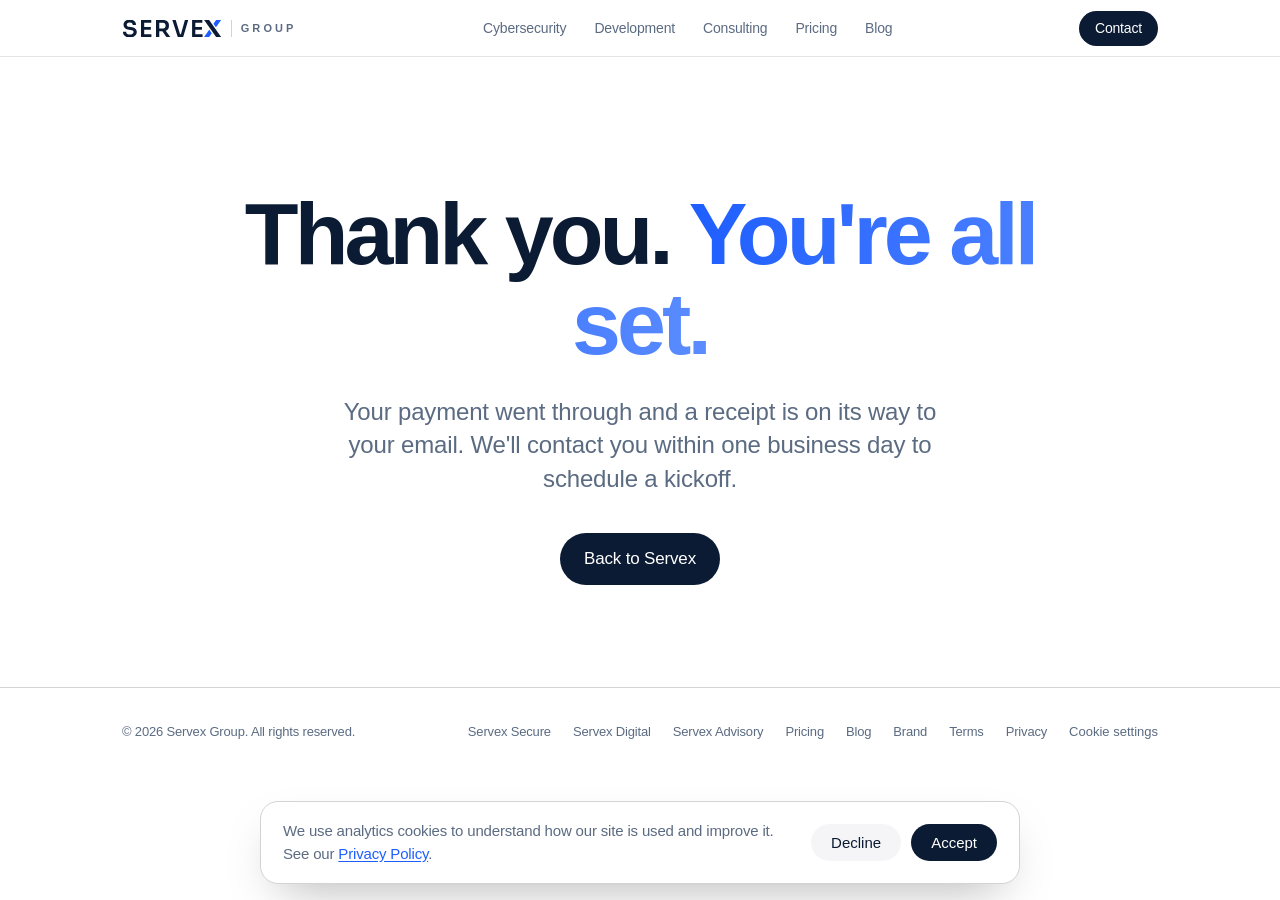
<file: checkout/success.html>
<!doctype html>
<html lang="en">
<head>
<meta charset="utf-8">
<script src="/consent.js?v=1"></script>
<!-- Google Analytics (GA4) -->
<script async src="https://www.googletagmanager.com/gtag/js?id=G-1CSWVTF1F6"></script>
<script>
window.dataLayer = window.dataLayer || [];
function gtag(){dataLayer.push(arguments);}
gtag('js', new Date());
gtag('config', 'G-1CSWVTF1F6');
</script>
<meta name="viewport" content="width=device-width, initial-scale=1">
<meta name="theme-color" content="#ffffff" media="(prefers-color-scheme: light)">
<meta name="theme-color" content="#060d1a" media="(prefers-color-scheme: dark)">
<link rel="icon" href="/favicon.svg" type="image/svg+xml">
<link rel="apple-touch-icon" href="/logo-512.png">
<link rel="stylesheet" href="/styles.css?v=5">
<title>Thank you · Servex Group</title>
<meta name="robots" content="noindex">
</head>
<body>

<header class="nav">
  <div class="wrap">
    <a href="/" class="brand" aria-label="Servex Group home">
      <svg xmlns="http://www.w3.org/2000/svg" viewBox="0 0 176.0 30.0" width="176" height="30" role="img" aria-label="Servex"><path d="M13.9 30.8Q9.9 30.8 7.2 29.5Q4.5 28.2 3 26Q1.6 23.8 1.6 20.9H7.3Q7.3 22.1 8 23.2Q8.6 24.4 10.1 25.1Q11.5 25.8 13.9 25.8Q16.1 25.8 17.5 25.2Q18.9 24.5 19.6 23.5Q20.3 22.5 20.3 21.2Q20.3 19.6 19 18.7Q17.6 17.7 14.8 17.5L12.2 17.3Q7.8 16.9 5.3 14.6Q2.7 12.2 2.7 8.4Q2.7 5.5 4.1 3.5Q5.4 1.4 7.9 0.3Q10.3 -0.9 13.6 -0.9Q17 -0.9 19.5 0.3Q21.9 1.5 23.3 3.7Q24.7 5.8 24.7 8.8H18.9Q18.9 7.5 18.3 6.5Q17.8 5.4 16.6 4.8Q15.4 4.2 13.6 4.2Q11.9 4.2 10.7 4.7Q9.6 5.3 9 6.3Q8.4 7.3 8.4 8.4Q8.4 9.8 9.5 10.9Q10.5 11.9 12.7 12.1L15.3 12.3Q18.5 12.6 21 13.7Q23.4 14.8 24.7 16.7Q26.1 18.6 26.1 21.2Q26.1 24.1 24.6 26.2Q23.1 28.4 20.4 29.6Q17.6 30.8 13.9 30.8ZM33.5 30V0H51.6V4.9H39.2V12.3H50.9V17.2H39.2V25.1H51.9V30ZM60 30V-0.2H71.1Q74.8 -0.2 77.4 0.9Q80.1 1.9 81.5 4.1Q82.9 6.3 82.9 9.6V10.2Q82.9 13.6 81.5 15.7Q80 17.8 77.4 18.9Q77.3 18.9 77.1 19L85.2 30H78.3L71.3 20Q71.2 20 71.1 20H65.8V30ZM65.8 4.8V15.2H71.8Q73.4 15.2 74.5 14.6Q75.7 13.9 76.4 12.7Q77 11.5 77 10Q77 8.5 76.4 7.3Q75.7 6.1 74.5 5.4Q73.4 4.8 71.8 4.8ZM98.4 30 88.8 0H94.8L102.5 25.2H104L111 0H116.9L108 30ZM123.7 30V0H141.8V4.9H129.4V12.3H141.1V17.2H129.4V25.1H142.2V30Z" fill="currentColor"/><g transform="translate(138.13 -6.82) scale(0.6818)"><defs><mask id="mnav" maskUnits="userSpaceOnUse" x="0" y="0" width="64" height="64"><rect width="64" height="64" fill="#fff"/><path d="M10 10H23L54 54H41Z" fill="#000" stroke="#000" stroke-width="7" stroke-linejoin="round"/></mask></defs><path d="M41 10H54L23 54H10Z" fill="#1E5EFF" mask="url(#mnav)"/><path d="M10 10H23L54 54H41Z" fill="currentColor"/></g></svg>
      <span class="sub">Group</span>
    </a>
    <ul id="site-menu">
      <li><a href="/#secure">Cybersecurity</a></li>
      <li><a href="/#digital">Development</a></li>
      <li><a href="/#advisory">Consulting</a></li>
      <li><a href="/pricing/">Pricing</a></li>
      <li><a href="/blog/">Blog</a></li>
    </ul>
    <a href="/#contact" class="cta">Contact</a>
    <button type="button" class="nav-toggle" aria-controls="site-menu" aria-expanded="false" aria-label="Open menu"><svg class="i-open" viewBox="0 0 24 24" fill="none" stroke="currentColor" stroke-width="1.8" stroke-linecap="round" aria-hidden="true"><path d="M4 7h16M4 12h16M4 17h16"/></svg><svg class="i-close" viewBox="0 0 24 24" fill="none" stroke="currentColor" stroke-width="1.8" stroke-linecap="round" aria-hidden="true"><path d="M6 6l12 12M18 6L6 18"/></svg></button>
  </div>
</header>

<main class="hero" style="min-height:70vh;display:grid;place-items:center">
  <div class="wrap">
    <h1>Thank you. <span class="grad">You're all set.</span></h1>
    <p class="lead">Your payment went through and a receipt is on its way to your email. We'll contact you within one business day to schedule a kickoff.</p>
    <a href="/" class="btn btn-primary">Back to Servex</a>
  </div>
</main>

<footer>
  <div class="wrap">
    <span>© <span id="yr">2026</span> Servex Group. All rights reserved.</span>
    <nav>
      <a href="/#secure">Servex Secure</a>
      <a href="/#digital">Servex Digital</a>
      <a href="/#advisory">Servex Advisory</a>
      <a href="/pricing/">Pricing</a>
      <a href="/blog/">Blog</a>
      <a href="/brand">Brand</a>
      <a href="/terms">Terms</a>
      <a href="/privacy">Privacy</a>
      <button type="button" class="link-button" data-cookie-settings>Cookie settings</button>
    </nav>
  </div>
</footer>

<script>document.getElementById('yr').textContent = new Date().getFullYear();</script>
<script>
  try { localStorage.removeItem('servex-cart-v1'); } catch (e) {}
  if (typeof gtag === 'function') gtag('event', 'purchase_complete');
</script>
<script src="/site.js?v=1" defer></script>
</body>
</html>
</file>
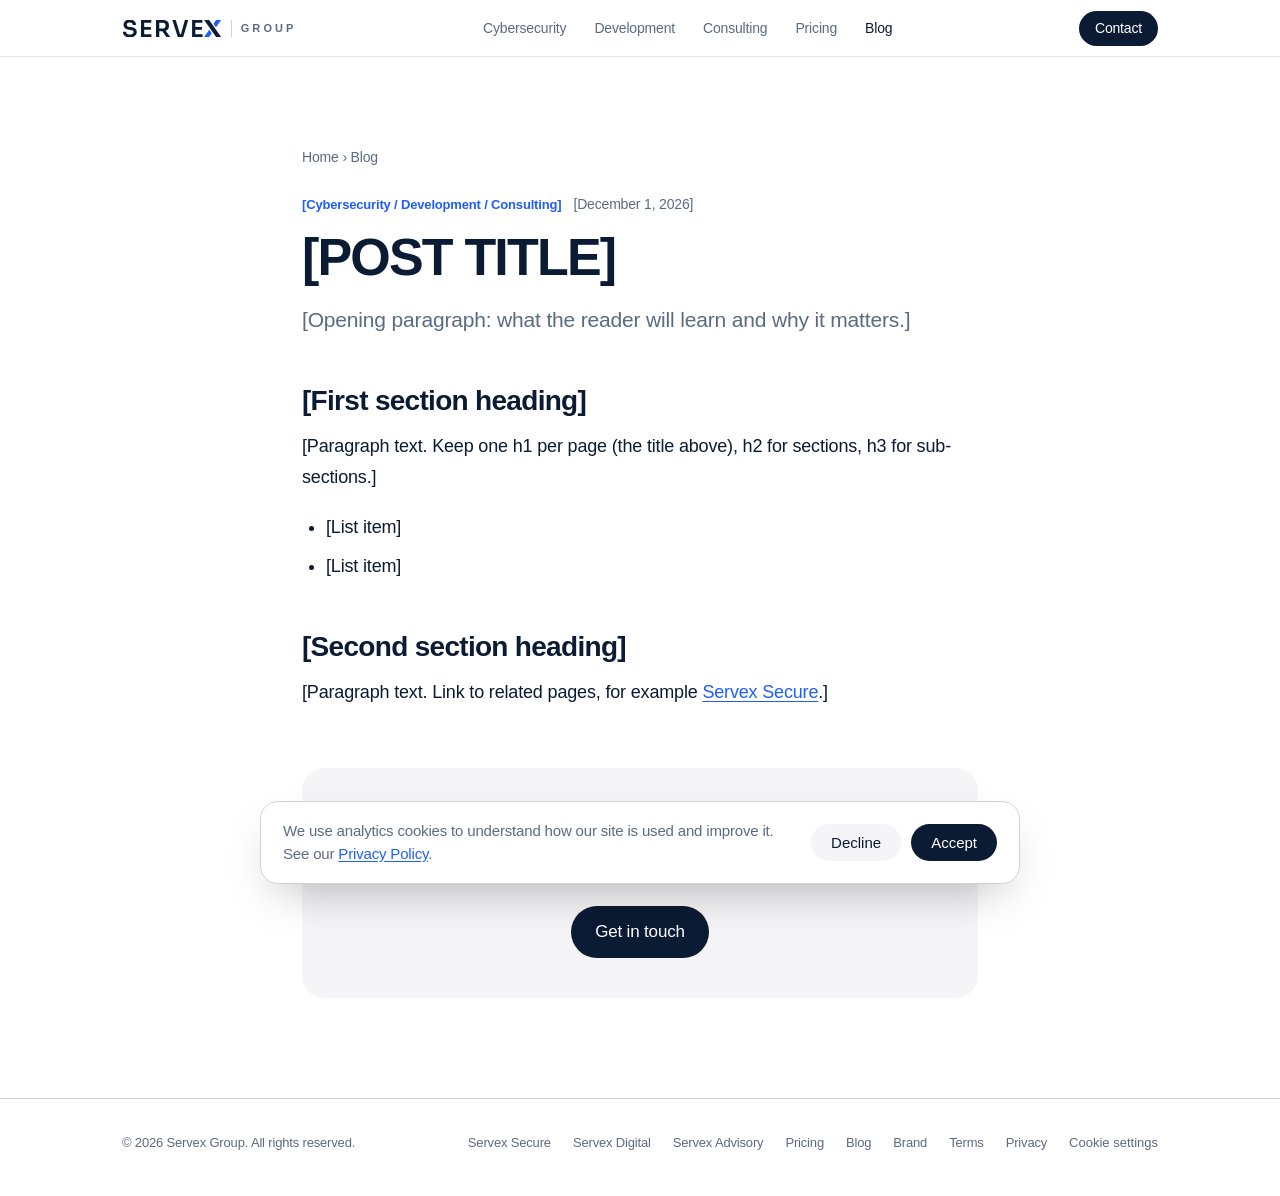
<file: templates/blog-post.html>
<!doctype html>
<html lang="en">
<head>
<meta charset="utf-8">
<!--
  BLOG POST TEMPLATE. The templates folder is not published on the website.
  1. Copy this file to blog/your-post-slug.html (lowercase words joined by hyphens).
     It goes live at https://servexgroup.com/blog/your-post-slug
  2. Replace everything in [BRACKETS]: title, description, slug, dates, category, body. Delete this comment.
  3. Add a card for the post at the top of blog/index.html, and a <url> entry in sitemap.xml.
  4. After it is live: Search Console > URL Inspection > Request indexing.
-->
<script src="/consent.js?v=1"></script>
<!-- Google Analytics (GA4) -->
<script async src="https://www.googletagmanager.com/gtag/js?id=G-1CSWVTF1F6"></script>
<script>
window.dataLayer = window.dataLayer || [];
function gtag(){dataLayer.push(arguments);}
gtag('js', new Date());
gtag('config', 'G-1CSWVTF1F6');
</script>
<meta name="viewport" content="width=device-width, initial-scale=1">
<meta name="theme-color" content="#ffffff" media="(prefers-color-scheme: light)">
<meta name="theme-color" content="#060d1a" media="(prefers-color-scheme: dark)">
<link rel="icon" href="/favicon.svg" type="image/svg+xml">
<link rel="apple-touch-icon" href="/logo-512.png">
<link rel="stylesheet" href="/styles.css?v=5">
<title>[POST TITLE, under 60 characters] · Servex Group</title>
<meta name="description" content="[One-sentence summary, 120 to 155 characters. Google shows this under the title.]">
<link rel="canonical" href="https://servexgroup.com/blog/[your-post-slug]">
<meta property="og:site_name" content="Servex Group">
<meta property="og:title" content="[POST TITLE]">
<meta property="og:description" content="[One-sentence summary]">
<meta property="og:type" content="article">
<meta property="og:url" content="https://servexgroup.com/blog/[your-post-slug]">
<meta property="og:image" content="https://servexgroup.com/logo-512.png">
<meta property="article:published_time" content="[2026-12-01]">
<meta name="twitter:card" content="summary">
<script type="application/ld+json">
{
  "@context": "https://schema.org",
  "@type": "BlogPosting",
  "headline": "[POST TITLE]",
  "description": "[One-sentence summary]",
  "datePublished": "[2026-12-01]",
  "dateModified": "[2026-12-01]",
  "mainEntityOfPage": "https://servexgroup.com/blog/[your-post-slug]",
  "image": "https://servexgroup.com/logo-512.png",
  "author": {"@type": "Organization", "name": "[Servex Secure / Servex Digital / Servex Advisory]", "url": "https://servexgroup.com/"},
  "publisher": {"@type": "Organization", "@id": "https://servexgroup.com/#organization", "name": "Servex Group", "logo": {"@type": "ImageObject", "url": "https://servexgroup.com/logo-512.png"}},
  "isPartOf": {"@id": "https://servexgroup.com/blog/#blog"}
}
</script>
<script type="application/ld+json">
{
  "@context": "https://schema.org",
  "@type": "BreadcrumbList",
  "itemListElement": [
    {"@type": "ListItem", "position": 1, "name": "Home", "item": "https://servexgroup.com/"},
    {"@type": "ListItem", "position": 2, "name": "Blog", "item": "https://servexgroup.com/blog/"},
    {"@type": "ListItem", "position": 3, "name": "[POST TITLE]", "item": "https://servexgroup.com/blog/[your-post-slug]"}
  ]
}
</script>
</head>
<body>

<header class="nav">
  <div class="wrap">
    <a href="/" class="brand" aria-label="Servex Group home">
      <svg xmlns="http://www.w3.org/2000/svg" viewBox="0 0 176.0 30.0" width="176" height="30" role="img" aria-label="Servex"><path d="M13.9 30.8Q9.9 30.8 7.2 29.5Q4.5 28.2 3 26Q1.6 23.8 1.6 20.9H7.3Q7.3 22.1 8 23.2Q8.6 24.4 10.1 25.1Q11.5 25.8 13.9 25.8Q16.1 25.8 17.5 25.2Q18.9 24.5 19.6 23.5Q20.3 22.5 20.3 21.2Q20.3 19.6 19 18.7Q17.6 17.7 14.8 17.5L12.2 17.3Q7.8 16.9 5.3 14.6Q2.7 12.2 2.7 8.4Q2.7 5.5 4.1 3.5Q5.4 1.4 7.9 0.3Q10.3 -0.9 13.6 -0.9Q17 -0.9 19.5 0.3Q21.9 1.5 23.3 3.7Q24.7 5.8 24.7 8.8H18.9Q18.9 7.5 18.3 6.5Q17.8 5.4 16.6 4.8Q15.4 4.2 13.6 4.2Q11.9 4.2 10.7 4.7Q9.6 5.3 9 6.3Q8.4 7.3 8.4 8.4Q8.4 9.8 9.5 10.9Q10.5 11.9 12.7 12.1L15.3 12.3Q18.5 12.6 21 13.7Q23.4 14.8 24.7 16.7Q26.1 18.6 26.1 21.2Q26.1 24.1 24.6 26.2Q23.1 28.4 20.4 29.6Q17.6 30.8 13.9 30.8ZM33.5 30V0H51.6V4.9H39.2V12.3H50.9V17.2H39.2V25.1H51.9V30ZM60 30V-0.2H71.1Q74.8 -0.2 77.4 0.9Q80.1 1.9 81.5 4.1Q82.9 6.3 82.9 9.6V10.2Q82.9 13.6 81.5 15.7Q80 17.8 77.4 18.9Q77.3 18.9 77.1 19L85.2 30H78.3L71.3 20Q71.2 20 71.1 20H65.8V30ZM65.8 4.8V15.2H71.8Q73.4 15.2 74.5 14.6Q75.7 13.9 76.4 12.7Q77 11.5 77 10Q77 8.5 76.4 7.3Q75.7 6.1 74.5 5.4Q73.4 4.8 71.8 4.8ZM98.4 30 88.8 0H94.8L102.5 25.2H104L111 0H116.9L108 30ZM123.7 30V0H141.8V4.9H129.4V12.3H141.1V17.2H129.4V25.1H142.2V30Z" fill="currentColor"/><g transform="translate(138.13 -6.82) scale(0.6818)"><defs><mask id="mnav" maskUnits="userSpaceOnUse" x="0" y="0" width="64" height="64"><rect width="64" height="64" fill="#fff"/><path d="M10 10H23L54 54H41Z" fill="#000" stroke="#000" stroke-width="7" stroke-linejoin="round"/></mask></defs><path d="M41 10H54L23 54H10Z" fill="#1E5EFF" mask="url(#mnav)"/><path d="M10 10H23L54 54H41Z" fill="currentColor"/></g></svg>
      <span class="sub">Group</span>
    </a>
    <ul id="site-menu">
      <li><a href="/#secure">Cybersecurity</a></li>
      <li><a href="/#digital">Development</a></li>
      <li><a href="/#advisory">Consulting</a></li>
      <li><a href="/pricing/">Pricing</a></li>
      <li><a href="/blog/" aria-current="page">Blog</a></li>
    </ul>
    <a href="/#contact" class="cta">Contact</a>
    <button type="button" class="nav-toggle" aria-controls="site-menu" aria-expanded="false" aria-label="Open menu"><svg class="i-open" viewBox="0 0 24 24" fill="none" stroke="currentColor" stroke-width="1.8" stroke-linecap="round" aria-hidden="true"><path d="M4 7h16M4 12h16M4 17h16"/></svg><svg class="i-close" viewBox="0 0 24 24" fill="none" stroke="currentColor" stroke-width="1.8" stroke-linecap="round" aria-hidden="true"><path d="M6 6l12 12M18 6L6 18"/></svg></button>
  </div>
</header>

<main>
  <article class="post">
    <div class="wrap post-wrap">
      <nav class="crumbs" aria-label="Breadcrumb"><a href="/">Home</a> › <a href="/blog/">Blog</a></nav>
      <p class="post-meta"><span class="post-tag t-secure">[Cybersecurity / Development / Consulting]</span><time datetime="[2026-12-01]">[December 1, 2026]</time></p>
      <h1>[POST TITLE]</h1>
      <p class="post-lead">[Opening paragraph: what the reader will learn and why it matters.]</p>

      <div class="post-body">
        <h2>[First section heading]</h2>
        <p>[Paragraph text. Keep one h1 per page (the title above), h2 for sections, h3 for sub-sections.]</p>
        <ul>
          <li>[List item]</li>
          <li>[List item]</li>
        </ul>

        <h2>[Second section heading]</h2>
        <p>[Paragraph text. Link to related pages, for example <a href="/#secure">Servex Secure</a>.]</p>
      </div>

      <aside class="post-cta">
        <h2>Need help with this?</h2>
        <p>Tell us what you're working on. We'll get back to you within one business day.</p>
        <a class="btn btn-primary" href="mailto:info@servexgroup.com?subject=Project%20inquiry">Get in touch</a>
      </aside>
    </div>
  </article>
</main>

<footer>
  <div class="wrap">
    <span>© <span id="yr">2026</span> Servex Group. All rights reserved.</span>
    <nav>
      <a href="/#secure">Servex Secure</a>
      <a href="/#digital">Servex Digital</a>
      <a href="/#advisory">Servex Advisory</a>
      <a href="/pricing/">Pricing</a>
      <a href="/blog/">Blog</a>
      <a href="/brand">Brand</a>
      <a href="/terms">Terms</a>
      <a href="/privacy">Privacy</a>
      <button type="button" class="link-button" data-cookie-settings>Cookie settings</button>
    </nav>
  </div>
</footer>

<script>document.getElementById('yr').textContent = new Date().getFullYear();</script>
<script src="/site.js?v=1" defer></script>
</body>
</html>
</file>
<file: styles.css>
/* Servex Group — core styles */
:root {
  --bg: #ffffff;
  --bg-alt: #f5f5f7;
  --surface: #ffffff;
  --text: #0b1b33;
  --text-2: #5b6b82;
  --line: #d2d2d7;
  --ink: #0b1b33;
  --brand: #1e5eff;
  --brand-2: #5b8cff;
  --secure: #1e5eff;
  --digital: #7a3cff;
  --advisory: #ff7a1a;
  --radius: 22px;
  --max: 1080px;
  --font: -apple-system, BlinkMacSystemFont, "SF Pro Display", "Inter", "Segoe UI", Roboto, Helvetica, Arial, sans-serif;
}
@media (prefers-color-scheme: dark) {
  :root:not([data-theme="light"]) {
    --bg: #060d1a;
    --bg-alt: #0b1424;
    --surface: #101b2e;
    --text: #f5f5f7;
    --text-2: #a1a1a6;
    --line: #2c2c31;
    --ink: #f5f5f7;
    --brand: #4d7dff;
    --brand-2: #8fb0ff;
    --secure: #4d7dff;
    --digital: #9b6bff;
    --advisory: #ff9447;
  }
}
:root[data-theme="dark"] {
  --bg: #060d1a; --bg-alt: #0b1424; --surface: #101b2e; --text: #f5f5f7;
  --text-2: #a1a1a6; --line: #2c2c31; --ink: #f5f5f7;
  --brand: #4d7dff; --brand-2: #8fb0ff; --secure: #4d7dff; --digital: #9b6bff; --advisory: #ff9447;
}

* { box-sizing: border-box; margin: 0; padding: 0; }
html { scroll-behavior: smooth; -webkit-text-size-adjust: 100%; }
body {
  background: var(--bg);
  color: var(--text);
  font-family: var(--font);
  font-size: 17px;
  line-height: 1.5;
  -webkit-font-smoothing: antialiased;
  letter-spacing: -0.01em;
}
a { color: inherit; text-decoration: none; }
img, svg { display: block; max-width: 100%; }
.wrap { max-width: var(--max); margin: 0 auto; padding: 0 22px; }

/* Nav */
.nav {
  position: sticky; top: 0; z-index: 50;
  background: color-mix(in srgb, var(--bg) 78%, transparent);
  backdrop-filter: saturate(180%) blur(20px);
  -webkit-backdrop-filter: saturate(180%) blur(20px);
  border-bottom: 1px solid color-mix(in srgb, var(--line) 60%, transparent);
}
.nav .wrap { display: flex; align-items: center; justify-content: space-between; height: 56px; }
.brand { display: flex; align-items: center; gap: 10px; font-weight: 600; font-size: 17px; letter-spacing: -0.02em; }
.brand { color: var(--text); gap: 9px; }
.brand svg { height: 17px; width: auto; }
.brand .sub { font-size: 11px; font-weight: 600; letter-spacing: 0.28em; text-transform: uppercase; color: var(--text-2); padding-left: 9px; border-left: 1px solid var(--line); line-height: 17px; }
.nav ul { display: flex; gap: 28px; list-style: none; font-size: 14px; color: var(--text-2); }
.nav ul a:hover { color: var(--text); }
.nav .cta {
  font-size: 14px; padding: 7px 16px; border-radius: 999px;
  background: var(--ink); color: var(--bg); font-weight: 500;
}
.nav-toggle { display: none; }
@media (max-width: 960px) {
  .nav .wrap { position: relative; gap: 12px; }
  .nav .cta { margin-left: auto; }
  .nav-toggle { display: grid; place-items: center; width: 40px; height: 40px; margin-right: -8px; border: 0; border-radius: 10px; background: none; color: var(--text); cursor: pointer; }
  .nav-toggle:hover { background: var(--bg-alt); }
  .nav-toggle svg { width: 22px; height: 22px; }
  .nav-toggle .i-close { display: none; }
  .nav.open .nav-toggle .i-open { display: none; }
  .nav.open .nav-toggle .i-close { display: block; }
  .nav ul { display: none; }
  .nav.open ul { display: flex; flex-direction: column; gap: 0; position: absolute; top: 56px; left: 0; right: 0; padding: 8px 22px 16px; background: var(--bg); border-bottom: 1px solid var(--line); box-shadow: 0 24px 40px -24px rgba(0,0,0,.25); font-size: 17px; }
  .nav.open ul li a { display: block; padding: 14px 0; border-bottom: 1px solid color-mix(in srgb, var(--line) 60%, transparent); color: var(--text); }
  .nav.open ul li:last-child a { border-bottom: 0; }
}

/* Buttons */
.btn {
  display: inline-flex; align-items: center; gap: 8px;
  padding: 13px 24px; border-radius: 999px; font-size: 17px; font-weight: 500;
  transition: transform .2s ease, opacity .2s ease;
}
.btn:hover { transform: translateY(-1px); }
.btn-primary { background: var(--ink); color: var(--bg); }
.btn-ghost { color: var(--secure); }
.btn-ghost::after { content: "›"; font-size: 22px; line-height: 1; }

/* Hero */
.hero { text-align: center; padding: 120px 0 90px; }
.eyebrow { font-size: 15px; font-weight: 600; color: var(--text-2); letter-spacing: 0.02em; margin-bottom: 18px; }
.hero h1 {
  font-size: clamp(44px, 8vw, 88px); line-height: 1.02; font-weight: 700; letter-spacing: -0.045em;
  max-width: 900px; margin: 0 auto;
}
.grad {
  background: linear-gradient(90deg, var(--brand), var(--brand-2));
  -webkit-background-clip: text; background-clip: text; color: transparent;
}
.hero p.lead { font-size: clamp(19px, 2.4vw, 24px); color: var(--text-2); max-width: 640px; margin: 26px auto 38px; line-height: 1.4; }
.hero .actions { display: flex; gap: 14px; justify-content: center; flex-wrap: wrap; }

/* Hero mark */
.hero-mark { width: 84px; height: 84px; margin: 0 auto 30px; color: var(--text); }
.hero-mark svg { width: 100%; height: 100%; }

/* Sections */
section { padding: 100px 0; }
.alt { background: var(--bg-alt); }
.head { text-align: center; max-width: 720px; margin: 0 auto 60px; }
.head h2 { font-size: clamp(34px, 5vw, 56px); line-height: 1.06; font-weight: 700; letter-spacing: -0.035em; }
.head p { color: var(--text-2); font-size: 20px; margin-top: 16px; }

/* Division cards */
.cards { display: grid; grid-template-columns: repeat(3, 1fr); gap: 20px; }
@media (max-width: 900px) { .cards { grid-template-columns: 1fr; } }
.card {
  background: var(--surface); border-radius: var(--radius); padding: 38px 32px 34px;
  border: 1px solid color-mix(in srgb, var(--line) 50%, transparent);
  display: flex; flex-direction: column; gap: 14px;
  transition: transform .3s ease, box-shadow .3s ease;
}
.card:hover { transform: translateY(-4px); box-shadow: 0 24px 60px -24px rgba(0,0,0,.18); }
.card .icon { width: 52px; height: 52px; border-radius: 14px; display: grid; place-items: center; color: #fff; }
.card .icon svg { width: 26px; height: 26px; }
.card .tag { font-size: 13px; font-weight: 600; letter-spacing: 0.02em; }
.card h3 { font-size: 26px; letter-spacing: -0.025em; line-height: 1.15; }
.card p { color: var(--text-2); font-size: 16px; flex: 1; }
.card .more { font-size: 16px; font-weight: 500; }
.card .more::after { content: " ›"; }
.c-secure .icon { background: var(--secure); } .c-secure .tag, .c-secure .more { color: var(--secure); }
.c-digital .icon { background: var(--digital); } .c-digital .tag, .c-digital .more { color: var(--digital); }
.c-advisory .icon { background: var(--advisory); } .c-advisory .tag, .c-advisory .more { color: var(--advisory); }

/* Division detail */
.division { display: grid; grid-template-columns: 1fr 1fr; gap: 64px; align-items: center; }
.division.flip .visual { order: -1; }
@media (max-width: 900px) { .division { grid-template-columns: 1fr; gap: 40px; } .division.flip .visual { order: 0; } }
.division .tag { font-size: 15px; font-weight: 600; margin-bottom: 12px; }
.division h2 { font-size: clamp(34px, 4.6vw, 52px); line-height: 1.05; letter-spacing: -0.035em; font-weight: 700; }
.division p.lead { color: var(--text-2); font-size: 19px; margin: 20px 0 28px; }
.list { list-style: none; display: grid; gap: 14px; }
.list li { display: flex; gap: 12px; align-items: flex-start; font-size: 16px; }
.list li::before {
  content: ""; flex: none; width: 20px; height: 20px; margin-top: 2px; border-radius: 50%;
  background: var(--accent) url("data:image/svg+xml,%3Csvg xmlns='http://www.w3.org/2000/svg' viewBox='0 0 20 20'%3E%3Cpath d='M6 10.5l2.5 2.5L14 7.5' fill='none' stroke='white' stroke-width='2' stroke-linecap='round' stroke-linejoin='round'/%3E%3C/svg%3E") center/20px no-repeat;
}
.list li span { color: var(--text-2); }
.list li b { font-weight: 600; color: var(--text); }
.d-secure { --accent: var(--secure); } .d-secure .tag { color: var(--secure); }
.d-digital { --accent: var(--digital); } .d-digital .tag { color: var(--digital); }
.d-advisory { --accent: var(--advisory); } .d-advisory .tag { color: var(--advisory); }

.visual {
  aspect-ratio: 1 / 1; border-radius: 32px; position: relative; overflow: hidden;
  display: grid; place-items: center;
  background: radial-gradient(120% 120% at 30% 20%, color-mix(in srgb, var(--accent) 30%, var(--bg-alt)), var(--bg-alt) 70%);
  border: 1px solid color-mix(in srgb, var(--line) 50%, transparent);
}
.alt .visual { background: radial-gradient(120% 120% at 30% 20%, color-mix(in srgb, var(--accent) 30%, var(--surface)), var(--surface) 70%); }
.visual svg { width: 62%; height: auto; color: var(--accent); }

/* Stats / principles */
.principles { display: grid; grid-template-columns: repeat(4, 1fr); gap: 20px; }
@media (max-width: 900px) { .principles { grid-template-columns: 1fr 1fr; } }
@media (max-width: 520px) { .principles { grid-template-columns: 1fr; } }
.principle { padding: 28px; border-radius: var(--radius); background: var(--surface); border: 1px solid color-mix(in srgb, var(--line) 50%, transparent); }
.principle .n { font-size: 14px; font-weight: 600; color: var(--text-2); margin-bottom: 18px; font-variant-numeric: tabular-nums; }
.principle h4 { font-size: 20px; letter-spacing: -0.02em; margin-bottom: 8px; }
.principle p { color: var(--text-2); font-size: 15px; }

/* Contact */
.contact { text-align: center; }
.contact h2 { font-size: clamp(40px, 6vw, 72px); letter-spacing: -0.045em; line-height: 1.02; font-weight: 700; }
.contact p { color: var(--text-2); font-size: 20px; margin: 20px auto 36px; max-width: 560px; }
.contact .mail { display: block; margin-top: 22px; color: var(--text-2); font-size: 15px; }

/* Footer */
footer { border-top: 1px solid var(--line); padding: 34px 0 44px; font-size: 13px; color: var(--text-2); }
footer .wrap { display: flex; justify-content: space-between; gap: 20px; flex-wrap: wrap; align-items: center; }
footer nav { display: flex; gap: 22px; flex-wrap: wrap; }
footer a:hover { color: var(--text); }

/* Reveal on scroll */
.reveal { opacity: 0; transform: translateY(24px); transition: opacity .8s ease, transform .8s cubic-bezier(.2,.7,.2,1); }
.reveal.in { opacity: 1; transform: none; }
@media (prefers-reduced-motion: reduce) { .reveal { opacity: 1; transform: none; transition: none; } html { scroll-behavior: auto; } }

/* Brand page */
.swatches { display: grid; grid-template-columns: repeat(auto-fit, minmax(150px, 1fr)); gap: 16px; }
.swatch { border-radius: 18px; overflow: hidden; border: 1px solid var(--line); background: var(--surface); }
.swatch .chip { height: 120px; }
.swatch .meta { padding: 14px 16px; font-size: 14px; }
.swatch .meta b { display: block; font-size: 15px; }
.swatch .meta code { color: var(--text-2); font-family: ui-monospace, "SF Mono", Menlo, monospace; font-size: 13px; }
.logo-grid { display: grid; grid-template-columns: repeat(auto-fit, minmax(240px, 1fr)); gap: 16px; }
.logo-tile { border-radius: 22px; aspect-ratio: 4/3; display: grid; place-items: center; border: 1px solid var(--line); padding: 24px; }
.logo-tile.light { background: #fff; color: #1d1d1f; }
.logo-tile.dark { background: #0b1b33; color: #f5f5f7; border-color: #0b1b33; }
.logo-tile.tint { background: #eef2f8; }
.logo-tile img { width: 78%; height: auto; }
.logo-tile.tint img { width: 96px; height: 96px; }
.type-row { display: grid; grid-template-columns: 160px 1fr; gap: 24px; padding: 24px 0; border-bottom: 1px solid var(--line); align-items: baseline; }
.type-row:last-child { border: 0; }
.type-row .label { font-size: 13px; color: var(--text-2); }
@media (max-width: 600px) { .type-row { grid-template-columns: 1fr; gap: 6px; } }
.rules { display: grid; grid-template-columns: 1fr 1fr; gap: 16px; }
@media (max-width: 700px) { .rules { grid-template-columns: 1fr; } }
.rule { padding: 26px; border-radius: 20px; background: var(--surface); border: 1px solid var(--line); }
.rule h4 { margin-bottom: 8px; font-size: 18px; }
.rule p { color: var(--text-2); font-size: 15px; }

/* Blog */
.nav a[aria-current="page"] { color: var(--text); }
.blog-hero { text-align: center; padding: 110px 0 50px; }
.blog-hero h1 { font-size: clamp(38px, 6vw, 64px); line-height: 1.05; font-weight: 700; letter-spacing: -0.04em; }
.blog-hero .lead { font-size: clamp(18px, 2.2vw, 21px); color: var(--text-2); max-width: 620px; margin: 22px auto 0; line-height: 1.45; }
.blog-list-section { padding: 30px 0 110px; }
.post-list { display: grid; grid-template-columns: repeat(auto-fill, minmax(300px, 1fr)); gap: 20px; }
.post-card { padding: 30px; border-radius: var(--radius); background: var(--surface); border: 1px solid var(--line); display: flex; flex-direction: column; gap: 12px; transition: transform .3s ease, box-shadow .3s ease; }
.post-card:hover { transform: translateY(-3px); box-shadow: 0 24px 60px -28px rgba(0,0,0,.2); }
.post-card h2 { font-size: 23px; line-height: 1.2; letter-spacing: -0.02em; }
.post-card p { color: var(--text-2); font-size: 16px; flex: 1; }
.post-card .post-meta { flex: none; }
.post-card .more { font-size: 15px; font-weight: 500; color: var(--brand); }
.post-card .more::after { content: " ›"; }
.post-empty { grid-column: 1 / -1; text-align: center; padding: 60px 24px; border-radius: var(--radius); background: var(--bg-alt); }
.post-empty h2 { font-size: 26px; letter-spacing: -0.02em; }
.post-empty p { color: var(--text-2); margin: 10px 0 26px; }
.post-meta { display: flex; gap: 12px; align-items: center; flex-wrap: wrap; font-size: 14px; color: var(--text-2); }
.post-tag { font-weight: 600; font-size: 13px; }
.t-secure { color: var(--secure); } .t-digital { color: var(--digital); } .t-advisory { color: var(--advisory); }
.post { padding: 90px 0 100px; }
.post-wrap { max-width: 720px; }
.crumbs { font-size: 14px; color: var(--text-2); margin-bottom: 26px; }
.crumbs a:hover { color: var(--text); }
.post h1 { font-size: clamp(34px, 5vw, 52px); line-height: 1.08; letter-spacing: -0.035em; font-weight: 700; margin: 14px 0 20px; }
.post-lead { font-size: 21px; color: var(--text-2); line-height: 1.45; margin-bottom: 40px; }
.post-body { font-size: 18px; line-height: 1.7; }
.post-body h2 { font-size: 28px; letter-spacing: -0.025em; line-height: 1.2; margin: 48px 0 14px; }
.post-body h3 { font-size: 21px; letter-spacing: -0.015em; margin: 32px 0 10px; }
.post-body p, .post-body ul, .post-body ol { margin-bottom: 20px; }
.post-body ul, .post-body ol { padding-left: 24px; }
.post-body li { margin-bottom: 8px; }
.post-body a { color: var(--brand); text-decoration: underline; text-underline-offset: 3px; }
.post-body img { border-radius: 16px; margin: 30px 0; }
.post-body blockquote { border-left: 3px solid var(--brand); padding-left: 20px; color: var(--text-2); margin: 28px 0; }
.post-body code { font-family: ui-monospace, "SF Mono", Menlo, monospace; font-size: .9em; background: var(--bg-alt); padding: 2px 6px; border-radius: 6px; }
.post-cta { margin-top: 60px; padding: 40px; border-radius: var(--radius); background: var(--bg-alt); text-align: center; }
.post-cta h2 { font-size: 26px; letter-spacing: -0.02em; }
.post-cta p { color: var(--text-2); margin: 10px 0 24px; }

/* Pricing */
.price-jump { display: flex; gap: 10px; justify-content: center; flex-wrap: wrap; margin-top: 30px; }
.price-jump a { font-size: 14px; padding: 8px 16px; border-radius: 999px; border: 1px solid var(--line); color: var(--text-2); }
.price-jump a:hover { color: var(--text); border-color: var(--text-2); }
.pricing-loading, .pricing-error { text-align: center; color: var(--text-2); padding: 40px 0; }
.price-group { padding: 40px 0 30px; scroll-margin-top: 70px; }
.price-group-head { margin-bottom: 22px; }
.price-group-head h2 { font-size: clamp(28px, 4vw, 40px); letter-spacing: -0.03em; line-height: 1.1; margin-top: 6px; }
.price-grid { display: grid; grid-template-columns: repeat(auto-fill, minmax(290px, 1fr)); gap: 20px; }
.price-card { position: relative; display: flex; flex-direction: column; padding: 30px; border-radius: var(--radius); background: var(--surface); border: 1px solid var(--line); --accent: var(--brand); }
.price-card.a-digital { --accent: var(--digital); } .price-card.a-secure { --accent: var(--secure); } .price-card.a-advisory { --accent: var(--advisory); }
.price-card.featured { border: 2px solid var(--accent); box-shadow: 0 24px 60px -30px color-mix(in srgb, var(--accent) 60%, transparent); }
.price-card .badge { position: absolute; top: -12px; left: 28px; background: var(--accent); color: #fff; font-size: 12px; font-weight: 600; padding: 4px 12px; border-radius: 999px; }
.price-card h3 { font-size: 21px; letter-spacing: -0.02em; }
.price-card .price { font-size: 40px; font-weight: 700; letter-spacing: -0.035em; margin: 10px 0 6px; font-variant-numeric: tabular-nums; }
.price-card .per { font-size: 15px; font-weight: 500; color: var(--text-2); letter-spacing: 0; margin-left: 6px; }
.price-card .summary { color: var(--text-2); font-size: 15px; margin-bottom: 18px; }
.price-card .features { list-style: none; display: grid; gap: 10px; font-size: 15px; margin-bottom: 26px; flex: 1; }
.price-card .features li { display: flex; gap: 10px; }
.price-card .features li::before { content: ""; flex: none; width: 16px; height: 16px; margin-top: 3px; border-radius: 50%; background: color-mix(in srgb, var(--accent) 18%, transparent) url("data:image/svg+xml,%3Csvg xmlns='http://www.w3.org/2000/svg' viewBox='0 0 16 16'%3E%3Cpath d='M4.5 8.2l2.2 2.2 4.8-4.8' fill='none' stroke='%235b6b82' stroke-width='1.8' stroke-linecap='round' stroke-linejoin='round'/%3E%3C/svg%3E") center/12px no-repeat; }
.price-card .add { width: 100%; justify-content: center; background: var(--ink); color: var(--bg); border: 0; cursor: pointer; font: inherit; font-weight: 500; }
.price-card .add.added { background: transparent; color: var(--accent); box-shadow: inset 0 0 0 1.5px var(--accent); }
.price-custom { text-align: center; padding: 60px 0; }
.price-custom h2 { font-size: 30px; letter-spacing: -0.025em; }
.price-custom p { color: var(--text-2); margin: 10px auto 24px; max-width: 520px; }
.price-faq { padding: 20px 0 100px; }
.price-faq .wrap { max-width: 760px; }
.price-faq h2 { font-size: 30px; letter-spacing: -0.025em; margin-bottom: 18px; }
.price-faq details { border-top: 1px solid var(--line); padding: 18px 0; }
.price-faq details:last-child { border-bottom: 1px solid var(--line); }
.price-faq summary { cursor: pointer; font-weight: 600; font-size: 17px; }
.price-faq details p { color: var(--text-2); margin-top: 10px; }
.cart-fab { position: fixed; right: 22px; bottom: 22px; z-index: 40; display: inline-flex; align-items: center; gap: 10px; padding: 14px 20px; border-radius: 999px; border: 0; background: var(--ink); color: var(--bg); font: inherit; font-weight: 600; cursor: pointer; box-shadow: 0 16px 40px -12px rgba(0,0,0,.4); }
.cart-fab[hidden] { display: none; }
.cart-fab .count { background: var(--brand); color: #fff; min-width: 24px; height: 24px; border-radius: 999px; display: grid; place-items: center; font-size: 13px; padding: 0 7px; }
.cart { position: fixed; inset: 0; z-index: 50; visibility: hidden; }
.cart.open { visibility: visible; }
.cart-backdrop { position: absolute; inset: 0; background: rgba(6,13,26,.45); opacity: 0; transition: opacity .25s ease; }
.cart.open .cart-backdrop { opacity: 1; }
.cart-panel { position: absolute; top: 0; right: 0; height: 100%; width: min(420px, 100%); background: var(--bg); border-left: 1px solid var(--line); padding: 26px; display: flex; flex-direction: column; transform: translateX(100%); transition: transform .3s cubic-bezier(.2,.7,.2,1); }
.cart.open .cart-panel { transform: none; }
.cart-head { display: flex; justify-content: space-between; align-items: center; margin-bottom: 18px; }
.cart-head h2 { font-size: 24px; letter-spacing: -0.02em; }
.cart-close { border: 0; background: var(--bg-alt); color: var(--text); width: 36px; height: 36px; border-radius: 50%; font-size: 22px; cursor: pointer; }
.cart-lines { flex: 1; overflow-y: auto; }
.cart-empty { color: var(--text-2); padding: 20px 0; }
.cart-line { display: flex; justify-content: space-between; gap: 14px; padding: 16px 0; border-bottom: 1px solid var(--line); }
.cart-name { font-weight: 600; }
.cart-meta { font-size: 14px; color: var(--text-2); }
.cart-meta .per { margin-left: 4px; }
.cart-qty { display: flex; align-items: center; gap: 8px; flex: none; }
.cart-qty button { border: 1px solid var(--line); background: var(--surface); color: var(--text); width: 28px; height: 28px; border-radius: 8px; cursor: pointer; font: inherit; }
.cart-qty button:disabled { opacity: .4; cursor: default; }
.cart-qty .remove { width: auto; padding: 0 8px; border: 0; background: none; color: var(--text-2); font-size: 13px; text-decoration: underline; }
.cart-sum { padding: 18px 0 8px; display: grid; gap: 8px; }
.cart-sum div { display: flex; justify-content: space-between; }
.cart-sum div[hidden] { display: none; }
.cart-sum strong { font-size: 18px; font-variant-numeric: tabular-nums; }
.cart-error { color: #d93025; font-size: 14px; min-height: 20px; }
.cart-checkout { width: 100%; justify-content: center; border: 0; cursor: pointer; font: inherit; font-weight: 600; padding: 15px; }
.cart-checkout:disabled { opacity: .5; cursor: default; transform: none; }
.cart-note { font-size: 13px; color: var(--text-2); text-align: center; margin-top: 10px; }
body.cart-open { overflow: hidden; }
.cart-terms { display: flex; gap: 10px; align-items: flex-start; font-size: 14px; color: var(--text-2); margin: 6px 0 4px; cursor: pointer; }
.cart-terms input { margin-top: 3px; width: 16px; height: 16px; accent-color: var(--brand); flex: none; }
.cart-terms a, .price-faq details a { color: var(--brand); text-decoration: underline; text-underline-offset: 2px; }

/* Cookie consent + footer link buttons */
.link-button { background: none; border: 0; padding: 0; font: inherit; color: inherit; cursor: pointer; }
.link-button:hover { color: var(--text); }
.post-body .link-button { color: var(--brand); text-decoration: underline; text-underline-offset: 3px; }
.consent { position: fixed; left: 16px; right: 16px; bottom: 16px; z-index: 60; max-width: 760px; margin: 0 auto; display: flex; gap: 18px; align-items: center; justify-content: space-between; flex-wrap: wrap; padding: 18px 22px; border-radius: 18px; background: var(--surface); border: 1px solid var(--line); box-shadow: 0 20px 50px -20px rgba(0,0,0,.35); font-size: 15px; color: var(--text-2); }
.consent[hidden] { display: none; }
.consent p { flex: 1 1 320px; }
.consent a { color: var(--brand); text-decoration: underline; text-underline-offset: 2px; }
.consent-actions { display: flex; gap: 10px; }
.consent .btn { padding: 10px 20px; font-size: 15px; border: 0; cursor: pointer; font-family: inherit; }
.consent .consent-decline { background: var(--bg-alt); color: var(--text); }
</file>
